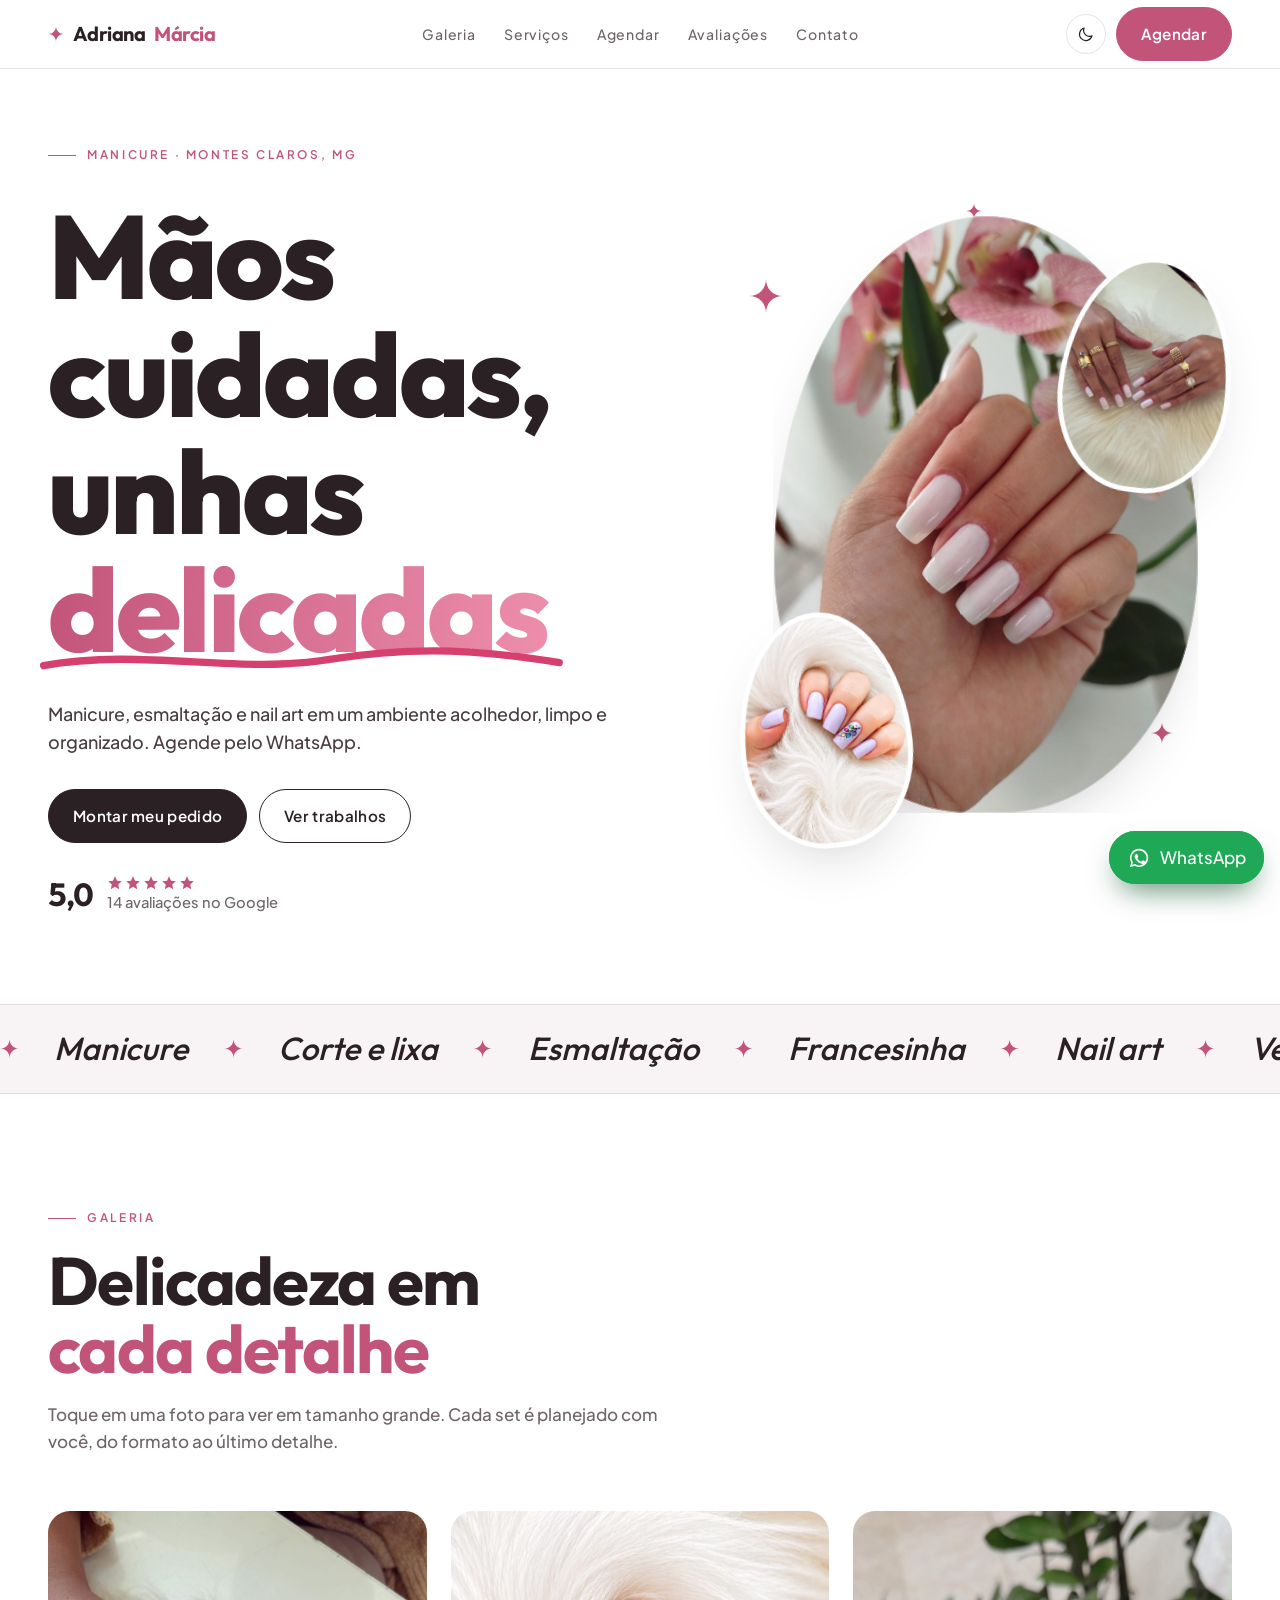
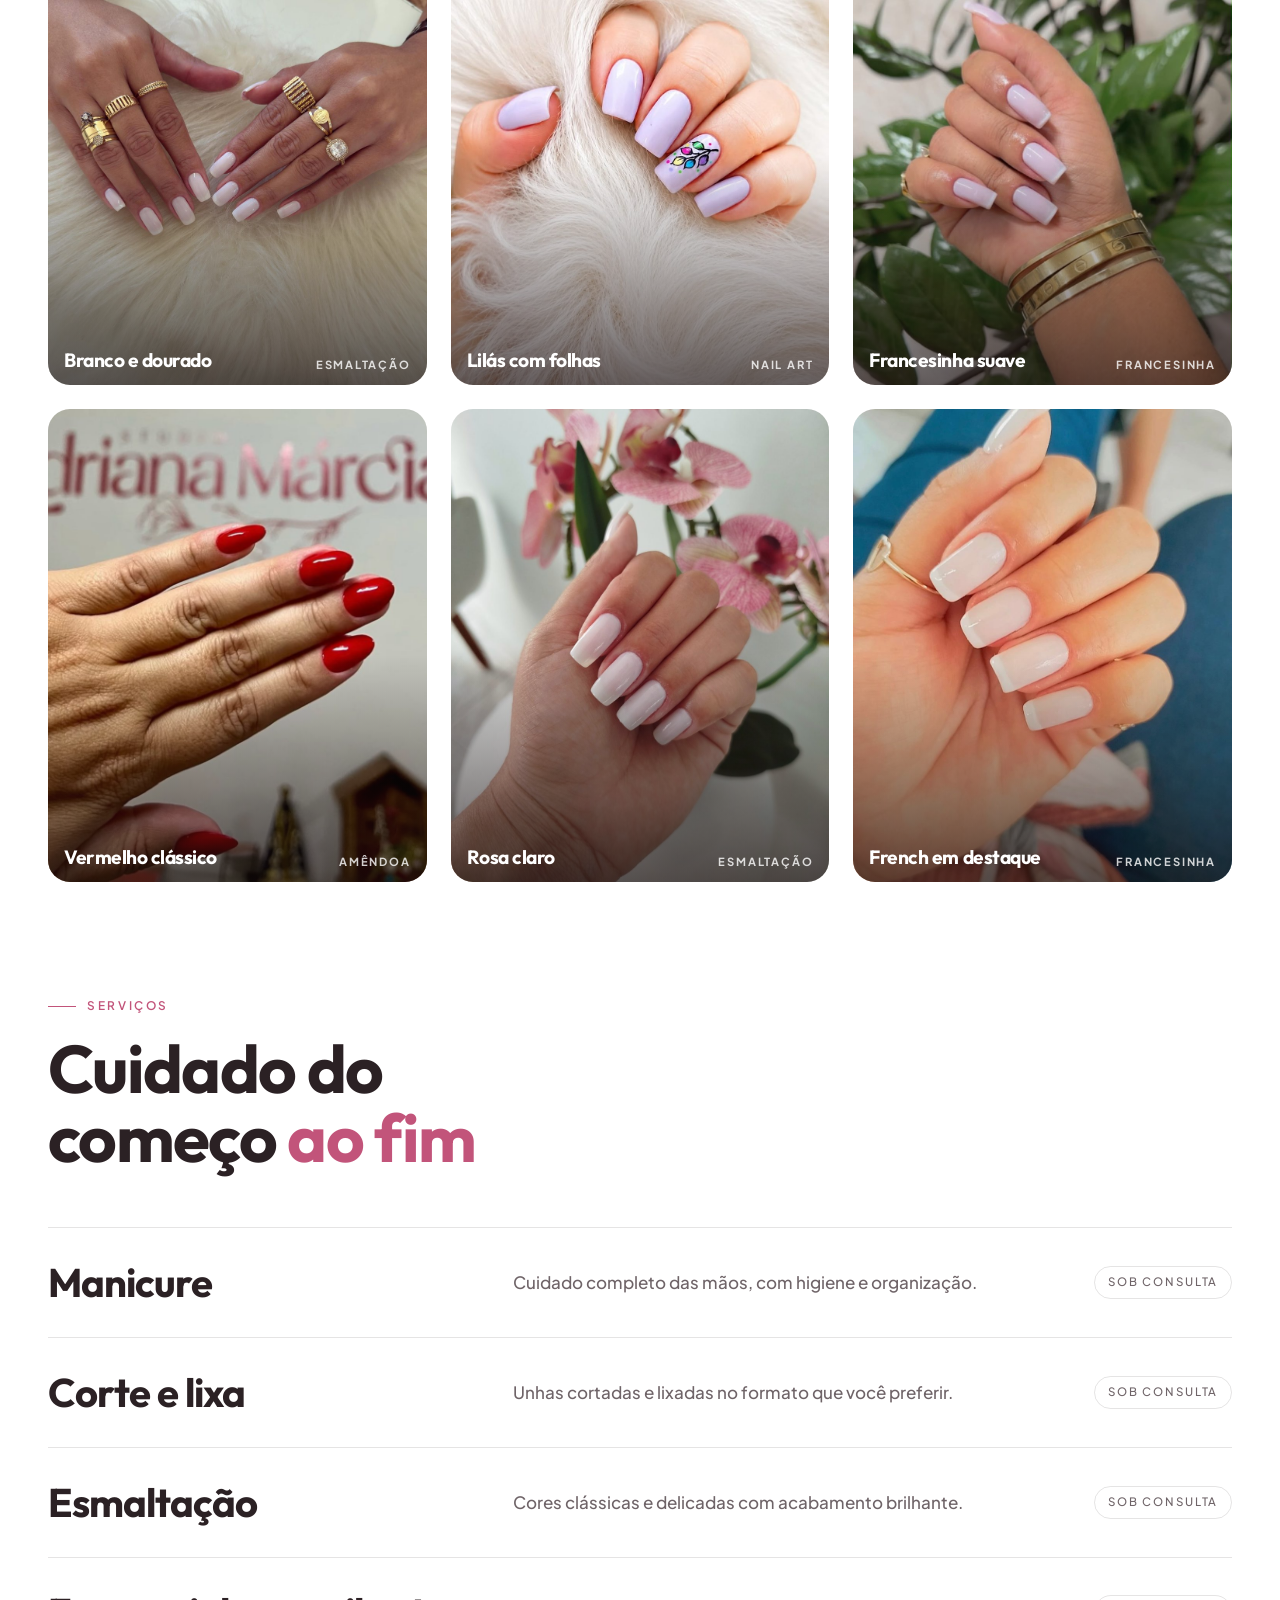
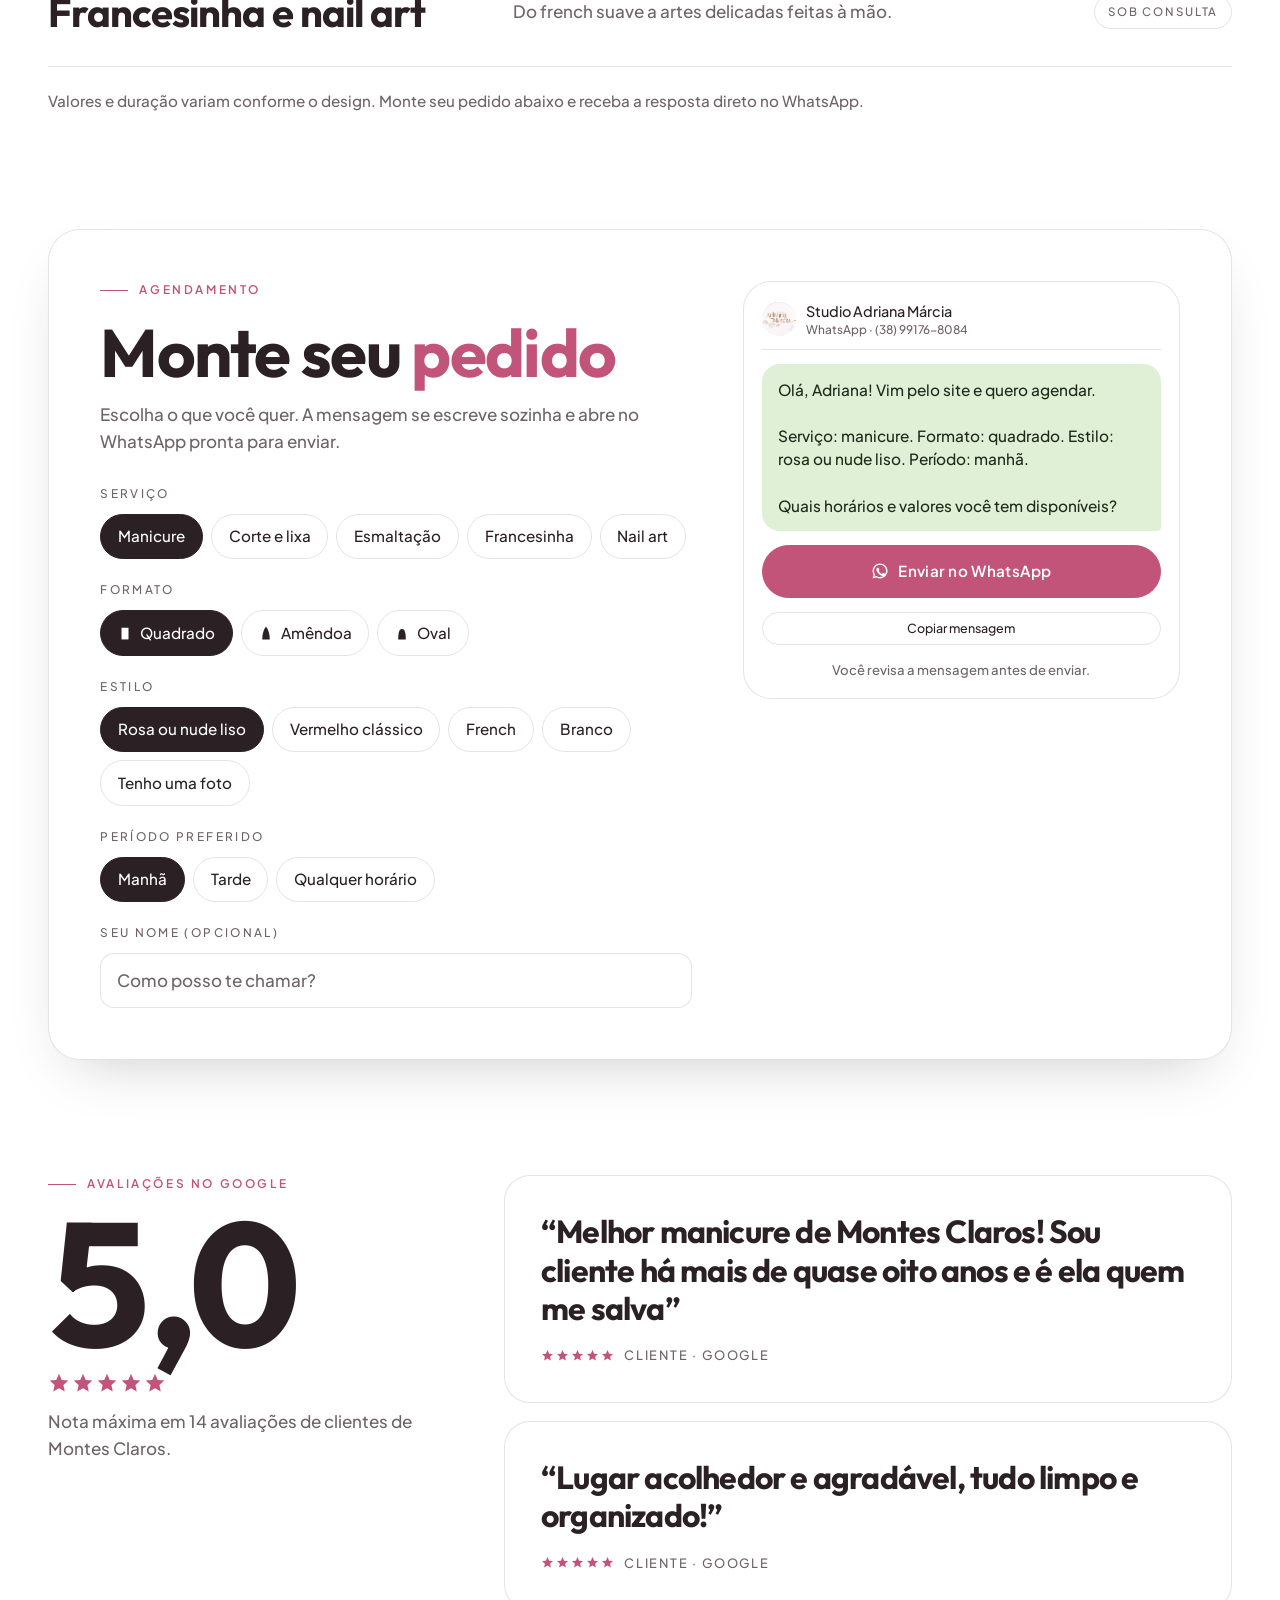
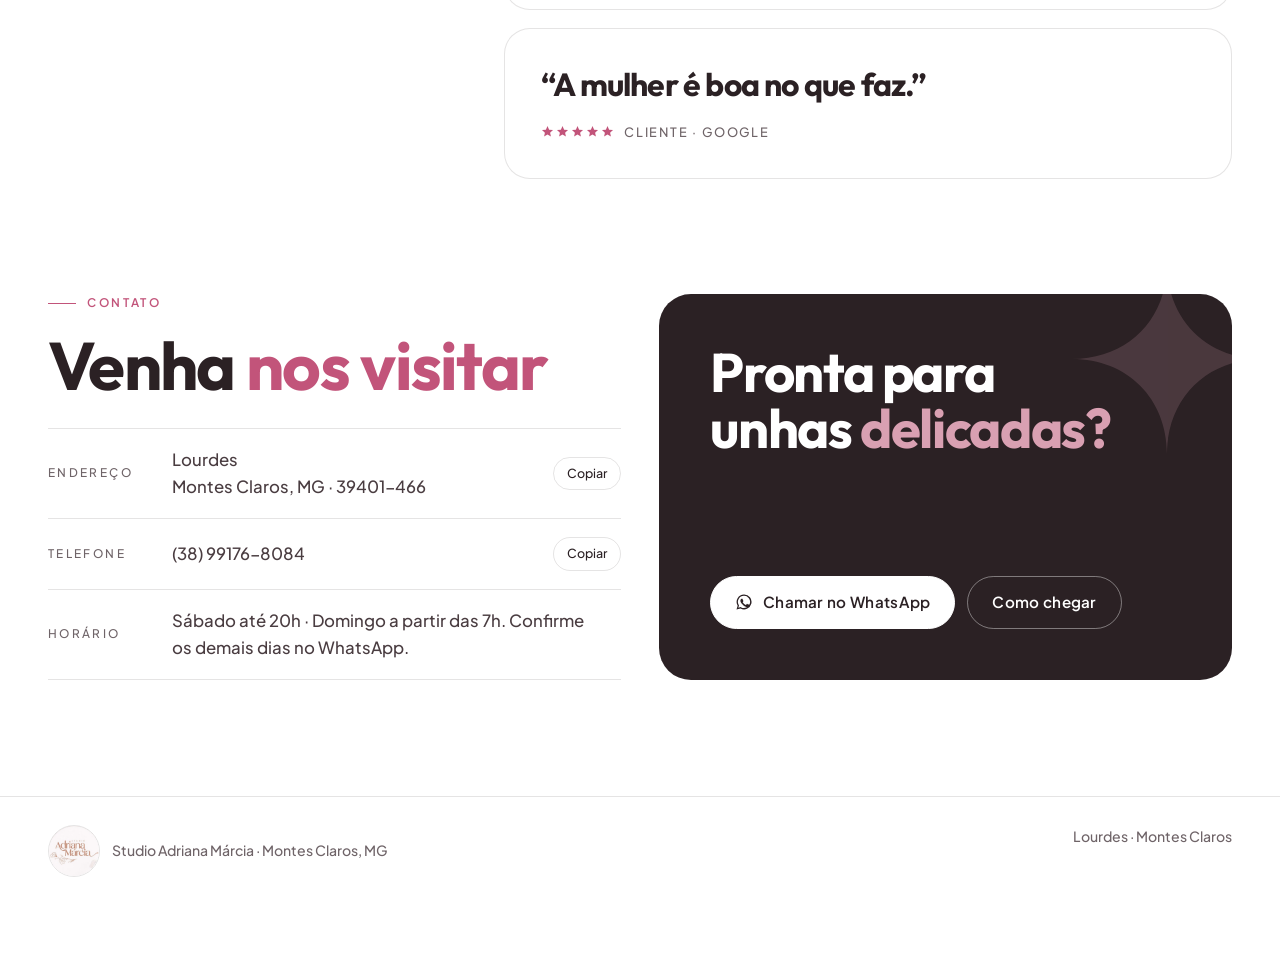
<file: adriana-marcia/index.html>
<!doctype html>
<html lang="pt-BR">
<head>
<meta charset="utf-8">
<meta name="viewport" content="width=device-width,initial-scale=1,viewport-fit=cover">
<meta name="description" content="Studio Adriana Márcia em Lourdes, Montes Claros, MG. Manicure, corte e lixa, esmaltação e nail art. Agende pelo WhatsApp.">
<style>:root{color-scheme:light;padding-top:env(safe-area-inset-top,0px);padding-bottom:env(safe-area-inset-bottom,0px)}body{margin:0;font:14px system-ui,sans-serif}img{max-width:100%}[hidden]{display:none!important}</style>
<title>Studio Adriana Márcia</title>
<link rel="preconnect" href="https://fonts.googleapis.com">
<link rel="preconnect" href="https://fonts.gstatic.com" crossorigin>
<link rel="stylesheet" href="https://fonts.googleapis.com/css2?family=Outfit:wght@400..800&family=Plus+Jakarta+Sans:wght@400..700&display=swap">
<style>
/* Layout concept: vitrine editorial em tons de nude e ouro. Hero tipografico com retrato em formato amendoa (o formato das unhas), faixa em movimento, galeria, montador de pedido que abre o WhatsApp, avaliacoes reais e contato. */
:root{
  --bg:#FFFFFF;
  --bg-2:#F8F4F5;
  --card:#FFFFFF;
  --ink:#2B2124;
  --muted:#6F6468;
  --gold:#C2547A;
  --gold-soft:#D9A0B2;
  --red:#D6406F;
  --line:rgba(43,33,36,.12);--ga:#C2547A;--gb:#EE8FAD;
  --bubble:#DFF0D6;
  --bubble-ink:#1F2A1B;
  --shadow:0 24px 60px -28px rgba(43,33,36,.28);
  --f-display:'Outfit','Helvetica Neue',Arial,sans-serif;
  --f-body:'Plus Jakarta Sans','Helvetica Neue',Arial,sans-serif;
  --gutter:clamp(16px,4vw,48px);
}
@media (prefers-color-scheme:dark){
  :root:not([data-theme="light"]){
    --bg:#FFFFFF;--bg-2:#F8F4F5;--card:#FFFFFF;--ink:#2B2124;--muted:#6F6468;
    --gold:#C2547A;--gold-soft:#D9A0B2;--red:#D6406F;--line:rgba(43,33,36,.12);--ga:#C2547A;--gb:#EE8FAD;
    --bubble:#DFF0D6;--bubble-ink:#1F2A1B;--shadow:0 24px 60px -28px rgba(43,33,36,.28);
    color-scheme:light;
  }
}
:root[data-theme="dark"]{
  --bg:#FFFFFF;--bg-2:#F8F4F5;--card:#FFFFFF;--ink:#2B2124;--muted:#6F6468;
  --gold:#C2547A;--gold-soft:#D9A0B2;--red:#D6406F;--line:rgba(43,33,36,.12);--ga:#C2547A;--gb:#EE8FAD;
  --bubble:#DFF0D6;--bubble-ink:#1F2A1B;--shadow:0 24px 60px -28px rgba(43,33,36,.28);
  color-scheme:light;
}

*{box-sizing:border-box}
html{scroll-behavior:smooth;scroll-padding-top:84px}
body{
  background:var(--bg);color:var(--ink);font-family:var(--f-body);font-size:17px;line-height:1.6;
  padding-inline:var(--gutter);overflow-x:clip;-webkit-font-smoothing:antialiased;
}
img{display:block}
a{color:inherit}
button{font:inherit;color:inherit;cursor:pointer}
:focus-visible{outline:2px solid var(--gold);outline-offset:3px;border-radius:6px}
.wrap{max-width:1200px;margin-inline:auto}
h1,h2,h3{font-family:var(--f-display);font-weight:500;line-height:1.02;margin:0;text-wrap:balance;letter-spacing:-.01em}
p{margin:0;text-wrap:pretty}
.eyebrow{font-size:.74rem;letter-spacing:.22em;text-transform:uppercase;color:var(--gold);font-weight:500;display:flex;align-items:center;gap:.7rem}
.eyebrow::before{content:"";width:28px;height:1px;background:currentColor}
.spark{width:1em;height:1em;fill:currentColor;flex:none}

/* ---------- header ---------- */
.top{
  position:sticky;top:env(safe-area-inset-top,0px);z-index:40;
  margin-inline:calc(var(--gutter) * -1);padding-inline:var(--gutter);
  background:color-mix(in srgb,var(--bg) 84%,transparent);
  -webkit-backdrop-filter:blur(14px);backdrop-filter:blur(14px);
  border-bottom:1px solid var(--line);
}
.top .wrap{display:flex;align-items:center;justify-content:space-between;gap:16px;min-height:68px}
.brand{font-family:var(--f-display);font-size:1.25rem;text-decoration:none;display:flex;align-items:center;gap:.55rem;white-space:nowrap}
.brand i{font-style:italic;color:var(--gold)}
.brand .spark{color:var(--gold);width:.8em;height:.8em}
nav{display:flex;gap:28px}
nav a{text-decoration:none;font-size:.88rem;letter-spacing:.06em;color:var(--muted);transition:color .2s}
nav a:hover{color:var(--ink)}
.actions{display:flex;align-items:center;gap:10px}
.icon-btn{width:40px;height:40px;border-radius:50%;border:1px solid var(--line);background:transparent;display:grid;place-items:center;transition:background .2s,transform .2s}
.icon-btn:hover{background:var(--bg-2);transform:rotate(18deg)}
.icon-btn svg{width:18px;height:18px;fill:none;stroke:currentColor;stroke-width:1.6;stroke-linecap:round;stroke-linejoin:round}
.btn{
  display:inline-flex;align-items:center;justify-content:center;gap:.6rem;
  padding:.85rem 1.5rem;border-radius:999px;border:1px solid var(--ink);
  background:var(--ink);color:var(--bg);text-decoration:none;font-weight:500;font-size:.95rem;letter-spacing:.02em;
  transition:transform .25s,background .25s,color .25s,box-shadow .25s;position:relative;overflow:hidden;
}
.btn:hover{transform:translateY(-2px);box-shadow:0 12px 26px -12px rgba(0,0,0,.5)}
.btn.ghost{background:transparent;color:var(--ink)}
.btn.ghost:hover{background:var(--ink);color:var(--bg)}
.btn.gold{background:var(--gold);border-color:var(--gold);color:#fff}
:root[data-theme="dark"] .btn.gold{color:#fff}
@media (prefers-color-scheme:dark){:root:not([data-theme="light"]) .btn.gold{color:#fff}}
.btn svg{width:18px;height:18px;fill:currentColor}
@media (max-width:760px){nav{display:none}}

/* ---------- hero ---------- */
.hero{
  display:grid;grid-template-columns:1.12fr .88fr;gap:clamp(28px,5vw,80px);align-items:center;
  padding-block:clamp(36px,6vw,84px) clamp(48px,7vw,96px);
}
.hero-copy{display:flex;flex-direction:column;gap:clamp(20px,3vw,32px);min-width:0}
h1{font-size:clamp(3.1rem,9.2vw,8rem);font-weight:400}
h1 em{font-style:italic;color:var(--gold);position:relative;display:inline-block;white-space:nowrap}
h1 em svg{position:absolute;left:-2%;bottom:-.08em;width:104%;height:.3em;overflow:visible;pointer-events:none}
h1 em path{stroke:var(--red);stroke-width:5;fill:none;stroke-linecap:round;stroke-dasharray:420;stroke-dashoffset:420;animation:draw 1.3s .9s cubic-bezier(.6,0,.2,1) forwards}
.lede{max-width:46ch;font-size:1.12rem;color:var(--muted)}
.cta-row{display:flex;flex-wrap:wrap;gap:12px}
.proof{display:flex;align-items:center;gap:14px;flex-wrap:wrap;font-size:.92rem;color:var(--muted)}
.proof b{font-family:var(--f-display);font-size:2rem;font-weight:500;color:var(--ink);line-height:1;font-variant-numeric:tabular-nums}
.stars{display:flex;gap:2px;color:var(--gold)}
.stars svg{width:16px;height:16px;fill:currentColor}

.stage{position:relative;aspect-ratio:4/5.1;width:100%;max-width:500px;justify-self:center;--px:0;--py:0}
.almond{border-radius:50% 50% 46% 46% / 58% 58% 42% 42%;overflow:hidden}
.stage .main{
  position:absolute;inset:0 7% 5% 7%;box-shadow:var(--shadow);background:var(--bg-2);
  transform:translate3d(calc(var(--px) * 8px),calc(var(--py) * 8px),0);
}
.stage .main img{width:100%;height:100%;object-fit:cover;object-position:56% 30%;transform:scale(1.08)}
.stage .main::after{content:"";position:absolute;inset:0;border-radius:inherit;box-shadow:inset 0 0 0 1px rgba(255,255,255,.35)}
.float{
  position:absolute;width:35%;aspect-ratio:3/4.1;border:5px solid var(--bg);box-shadow:var(--shadow);background:var(--bg-2);
  will-change:transform;
}
.float img{width:100%;height:100%;object-fit:cover}
.f1{left:0;bottom:0;transform:translate3d(calc(var(--px) * -18px),calc(var(--p,0) * -46px + var(--py) * -12px),0) rotate(-6deg)}
.f2{right:0;top:7%;transform:translate3d(calc(var(--px) * 18px),calc(var(--p,0) * 34px + var(--py) * 12px),0) rotate(7deg)}
.f1 img{object-position:44% 60%}
.f2 img{object-position:50% 50%}
.twinkle{position:absolute;color:var(--gold);animation:twinkle 3.4s ease-in-out infinite}
.twinkle svg{width:100%;height:100%;fill:currentColor;display:block}
.tw1{width:34px;height:34px;left:2%;top:10%}
.tw2{width:22px;height:22px;right:12%;bottom:16%;animation-delay:1.1s}
.tw3{width:16px;height:16px;left:46%;top:-2%;animation-delay:2s}
@media (max-width:860px){.hero{grid-template-columns:1fr}.stage{max-width:420px}}

/* load-in sequence */
.hero-copy>*{animation:rise .9s cubic-bezier(.2,.7,.2,1) both}
.hero-copy>*:nth-child(1){animation-delay:.05s}
.hero-copy>*:nth-child(2){animation-delay:.18s}
.hero-copy>*:nth-child(3){animation-delay:.34s}
.hero-copy>*:nth-child(4){animation-delay:.46s}
.hero-copy>*:nth-child(5){animation-delay:.58s}
.stage .main{animation:arch 1.3s .15s cubic-bezier(.2,.7,.2,1) both}
.float{animation:pop .9s cubic-bezier(.2,.8,.2,1) both}
.f1{animation-delay:.7s}.f2{animation-delay:.85s}

@keyframes rise{from{opacity:0;transform:translateY(26px)}to{opacity:1;transform:none}}
@keyframes arch{from{opacity:0;clip-path:inset(18% 10% 0 10% round 50%)}to{opacity:1;clip-path:inset(0 0 0 0 round 0)}}
@keyframes pop{from{opacity:0;scale:.7}to{opacity:1;scale:1}}
@keyframes draw{to{stroke-dashoffset:0}}
@keyframes twinkle{0%,100%{opacity:.25;scale:.6;rotate:0deg}50%{opacity:1;scale:1.1;rotate:45deg}}
@keyframes slide{to{transform:translateX(-50%)}}

/* ---------- marquee ---------- */
.band{margin-inline:calc(var(--gutter) * -1);border-block:1px solid var(--line);background:var(--bg-2);overflow:hidden}
.track{display:flex;width:max-content;animation:slide 38s linear infinite}
.band:hover .track{animation-play-state:paused}
.track span{
  display:flex;align-items:center;gap:2.2rem;padding:1.15rem 1.1rem 1.15rem 0;
  font-family:var(--f-display);font-style:italic;font-size:clamp(1.3rem,2.6vw,2rem);white-space:nowrap
}
.track .spark{color:var(--gold);width:.6em;height:.6em}

/* ---------- section scaffolding ---------- */
section{padding-block:clamp(64px,9vw,120px)}
.head{display:flex;flex-direction:column;gap:18px;margin-bottom:clamp(32px,5vw,56px);max-width:760px}
h2{font-size:clamp(2.2rem,5.4vw,4.2rem)}
h2 em{font-style:italic;color:var(--gold)}
.head p{color:var(--muted);max-width:52ch}

/* progressive scroll reveal: always visible at rest, only shifts */
@supports (animation-timeline:view()){
  .reveal{animation:reveal linear backwards;animation-timeline:view();animation-range:entry 0% entry 55%}
}
@keyframes reveal{from{opacity:.35;transform:translateY(40px)}to{opacity:1;transform:none}}

/* ---------- gallery ---------- */
.grid{display:grid;grid-template-columns:repeat(3,minmax(0,1fr));gap:clamp(12px,2vw,24px)}
.tile{
  position:relative;aspect-ratio:4/5;border-radius:22px;overflow:hidden;border:0;padding:0;text-align:left;
  background:var(--bg-2);isolation:isolate;
}
.tile img{width:100%;height:100%;object-fit:cover;transition:transform .9s cubic-bezier(.2,.7,.2,1)}
.tile:hover img{transform:scale(1.07)}
.tile::after{content:"";position:absolute;inset:0;background:linear-gradient(to top,rgba(20,10,10,.72),transparent 48%);z-index:1;opacity:.9;transition:opacity .3s}
.tile figcaption,.tile .cap{
  position:absolute;left:16px;right:16px;bottom:14px;z-index:2;color:#fff;
  display:flex;justify-content:space-between;align-items:flex-end;gap:10px;
  font-family:var(--f-display);font-size:1.2rem;line-height:1.15;
}
.tile .cap small{font-family:var(--f-body);font-size:.7rem;letter-spacing:.16em;text-transform:uppercase;opacity:.8;white-space:nowrap}
.tile.insta{
  background:var(--ink);color:var(--bg);display:flex;flex-direction:column;justify-content:space-between;
  padding:clamp(18px,3vw,32px);text-decoration:none;aspect-ratio:4/5;
}
.tile.insta::after{display:none}
.tile.insta h3{font-size:clamp(1.6rem,3vw,2.3rem);font-weight:400}
.tile.insta h3 em{color:var(--gold-soft)}
.tile.insta .arrow{font-size:2rem;transition:transform .3s;align-self:flex-end}
.tile.insta:hover .arrow{transform:translate(6px,-6px)}
.tile.insta .spark{width:34px;height:34px;color:var(--gold-soft);animation:twinkle 3.4s ease-in-out infinite}
@media (max-width:760px){.grid{grid-template-columns:repeat(2,minmax(0,1fr))}.tile .cap small{display:none}.tile figcaption,.tile .cap{font-size:1rem}}

/* lightbox */
.lb[hidden]{display:none!important}
.lb{position:fixed;inset:0;z-index:80;background:rgba(14,8,8,.9);display:grid;place-items:center;padding:calc(env(safe-area-inset-top,0px) + 20px) 16px calc(env(safe-area-inset-bottom,0px) + 20px)}
.lb-inner{display:flex;flex-direction:column;align-items:center;gap:14px;max-width:min(92vw,720px);max-height:100%;animation:pop .35s ease both}
.lb img{max-width:100%;max-height:calc(100dvh - 190px);border-radius:18px;object-fit:contain}
.lb p{color:#fff;font-family:var(--f-display);font-size:1.3rem;text-align:center}
.lb .ctrl{display:flex;gap:10px}
.lb button{width:46px;height:46px;border-radius:50%;border:1px solid rgba(255,255,255,.35);background:rgba(255,255,255,.08);color:#fff;font-size:1.2rem}
.lb button:hover{background:rgba(255,255,255,.2)}

/* ---------- services ---------- */
.svc{display:flex;flex-direction:column;border-top:1px solid var(--line)}
.row{
  display:grid;grid-template-columns:minmax(0,1.1fr) minmax(0,1.4fr) auto;gap:clamp(12px,3vw,40px);align-items:center;
  padding:clamp(22px,3vw,34px) 0;border-bottom:1px solid var(--line);position:relative;isolation:isolate;
}
.row::before{content:"";position:absolute;inset:0 calc(var(--gutter) * -1);background:var(--bg-2);z-index:-1;transform:scaleY(0);transform-origin:bottom;transition:transform .45s cubic-bezier(.2,.7,.2,1)}
.row:hover::before{transform:scaleY(1)}
.row h3{font-size:clamp(1.6rem,3.2vw,2.5rem);font-weight:400;transition:transform .4s,color .3s}
.row:hover h3{transform:translateX(10px);color:var(--gold)}
.row p{color:var(--muted);max-width:46ch}
.tag{font-size:.72rem;letter-spacing:.16em;text-transform:uppercase;border:1px solid var(--line);border-radius:999px;padding:.4rem .8rem;white-space:nowrap;color:var(--muted)}
.note{margin-top:22px;color:var(--muted);font-size:.95rem}
@media (max-width:760px){.row{grid-template-columns:1fr}.tag{justify-self:start}}

/* ---------- builder ---------- */
.build{
  display:grid;grid-template-columns:minmax(0,1.15fr) minmax(0,.85fr);gap:clamp(24px,4vw,64px);align-items:start;
  background:var(--card);border:1px solid var(--line);border-radius:32px;padding:clamp(20px,4vw,52px);box-shadow:var(--shadow);
}
.build h2{margin-bottom:10px}
.field{border:0;padding:0;margin:0 0 22px;min-width:0}
.field legend,.field label.l{font-size:.74rem;letter-spacing:.2em;text-transform:uppercase;color:var(--muted);margin-bottom:10px;padding:0;display:block}
.chips{display:flex;flex-wrap:wrap;gap:8px}
.chip{position:relative}
.chip input{position:absolute;opacity:0;inset:0;width:100%;height:100%;margin:0;cursor:pointer}
.chip span{
  display:flex;align-items:center;gap:8px;padding:.6rem 1.05rem;border-radius:999px;border:1px solid var(--line);
  font-size:.95rem;transition:all .2s;background:transparent;
}
.chip input:hover+span{border-color:var(--gold)}
.chip input:checked+span{background:var(--ink);color:var(--bg);border-color:var(--ink)}
.chip input:focus-visible+span{outline:2px solid var(--gold);outline-offset:3px}
.chip svg{width:14px;height:20px;fill:currentColor;flex:none}
.text{width:100%;padding:.8rem 1rem;border-radius:14px;border:1px solid var(--line);background:var(--bg);color:var(--ink);font:inherit}
.text::placeholder{color:var(--muted)}
.phone{
  background:var(--bg);border:1px solid var(--line);border-radius:28px;padding:18px;display:flex;flex-direction:column;gap:14px;min-width:0;
  position:sticky;top:96px;
}
.phone .bar{display:flex;align-items:center;gap:10px;font-size:.9rem;padding-bottom:12px;border-bottom:1px solid var(--line)}
.phone .av{width:34px;height:34px;border-radius:50%;background:var(--gold);color:#fff;display:grid;place-items:center;font-family:var(--f-display);font-size:1rem;flex:none}
.phone .bar small{display:block;color:var(--muted);font-size:.74rem;line-height:1.2}
.bubble{
  background:var(--bubble);color:var(--bubble-ink);padding:14px 16px;border-radius:18px 18px 4px 18px;
  font-size:.96rem;line-height:1.5;align-self:flex-end;max-width:100%;overflow-wrap:anywhere;transition:opacity .2s
}
.bubble.swap{opacity:.4}
.phone .btn{width:100%}
.mini{font-size:.82rem;color:var(--muted);text-align:center}
@media (max-width:900px){.build{grid-template-columns:1fr}.phone{position:static}}

/* ---------- reviews ---------- */
.rev{display:grid;grid-template-columns:minmax(0,.7fr) minmax(0,1.3fr);gap:clamp(28px,5vw,80px);align-items:start}
.score{display:flex;flex-direction:column;gap:14px;position:sticky;top:100px}
.score b{font-family:var(--f-display);font-weight:400;font-size:clamp(6rem,15vw,11rem);line-height:.85;font-variant-numeric:tabular-nums}
.score .stars svg{width:22px;height:22px}
.score p{color:var(--muted)}
.quotes{display:flex;flex-direction:column;gap:18px}
.q{background:var(--card);border:1px solid var(--line);border-radius:26px;padding:clamp(22px,3vw,36px);display:flex;flex-direction:column;gap:18px;transition:transform .35s}
.q:nth-child(2){margin-left:clamp(0px,5vw,64px)}
.q:hover{transform:translateY(-4px) rotate(-.4deg)}
.q blockquote{margin:0;font-family:var(--f-display);font-size:clamp(1.35rem,2.6vw,2rem);line-height:1.2;font-style:italic}
.q cite{font-style:normal;font-size:.8rem;letter-spacing:.14em;text-transform:uppercase;color:var(--muted);display:flex;align-items:center;gap:10px}
.q cite .stars svg{width:13px;height:13px}
@media (max-width:860px){.rev{grid-template-columns:1fr}.score{position:static}.q:nth-child(2){margin-left:0}}

/* ---------- contact ---------- */
.contact{display:grid;grid-template-columns:minmax(0,1fr) minmax(0,1fr);gap:clamp(20px,3vw,40px)}
.info{display:flex;flex-direction:column;gap:0;border-top:1px solid var(--line)}
.info div{display:grid;grid-template-columns:110px minmax(0,1fr) auto;gap:14px;align-items:center;padding:18px 0;border-bottom:1px solid var(--line)}
.info dt{font-size:.74rem;letter-spacing:.2em;text-transform:uppercase;color:var(--muted)}
.info dd{margin:0;font-size:1.05rem;overflow-wrap:anywhere}
.copy{border:1px solid var(--line);background:transparent;border-radius:999px;padding:.35rem .8rem;font-size:.78rem;transition:background .2s}
.copy:hover{background:var(--bg-2)}
.big{
  background:var(--ink);color:var(--bg);border-radius:32px;padding:clamp(26px,4vw,52px);display:flex;flex-direction:column;justify-content:space-between;gap:28px;min-width:0;position:relative;overflow:hidden;
}
.big h2{font-size:clamp(2rem,4.4vw,3.4rem)}
.big h2 em{color:var(--gold-soft)}
.big .cta-row .btn.ghost{color:var(--bg);border-color:rgba(255,255,255,.4)}
.big .cta-row .btn.ghost:hover{background:var(--bg);color:var(--ink)}
.big .btn.light{background:var(--bg);color:var(--ink);border-color:var(--bg)}
.big .spark.bg{position:absolute;right:-30px;top:-30px;width:190px;height:190px;color:var(--gold-soft);opacity:.18;animation:spin 24s linear infinite}
@keyframes spin{to{rotate:360deg}}
@media (max-width:860px){.contact{grid-template-columns:1fr}.info div{grid-template-columns:90px minmax(0,1fr) auto}}

footer{border-top:1px solid var(--line);margin-inline:calc(var(--gutter) * -1);padding:28px var(--gutter) 96px;color:var(--muted);font-size:.88rem}
footer .wrap{display:flex;justify-content:space-between;flex-wrap:wrap;gap:10px}

h1 em{color:transparent;background:linear-gradient(95deg,var(--ga),var(--gb));-webkit-background-clip:text;background-clip:text;padding-right:.06em}
.info dd a{text-decoration:underline;text-decoration-color:var(--gold-soft);text-underline-offset:4px}
.q .btn{align-self:flex-start}
.phone .av{overflow:hidden;background:var(--bg-2)}
.phone .av img{width:100%;height:100%;object-fit:cover}
.flogo{width:52px;height:52px;border-radius:50%;object-fit:cover;border:1px solid var(--line)}
.tile.learn{background:var(--bg-2);color:var(--ink);border:1px solid var(--line);display:flex;flex-direction:column;justify-content:space-between;padding:clamp(18px,3vw,32px);text-decoration:none;aspect-ratio:4/5}
.tile.learn::after{display:none}
.tile.learn h3{font-size:clamp(1.5rem,2.8vw,2.2rem);font-weight:400}
.tile.learn h3 em{color:var(--gold)}
.tile.learn .arrow{font-size:2rem;transition:transform .3s;align-self:flex-end}
.tile.learn:hover .arrow{transform:translate(6px,-6px)}
.tile.learn .spark{width:34px;height:34px;color:var(--gold);animation:twinkle 3.4s ease-in-out infinite}
/* floating whatsapp */
.fab{
  position:fixed;right:max(16px,env(safe-area-inset-right,0px));bottom:calc(16px + env(safe-area-inset-bottom,0px));z-index:50;
  display:flex;align-items:center;gap:10px;padding:.8rem 1.15rem;border-radius:999px;background:#1FA855;color:#fff;text-decoration:none;font-weight:500;
  box-shadow:0 14px 30px -10px rgba(10,80,40,.7);transition:transform .25s;
}
.fab:hover{transform:translateY(-3px) scale(1.03)}
.fab svg{width:22px;height:22px;fill:currentColor}
.fab::before{content:"";position:absolute;inset:0;border-radius:inherit;border:2px solid #1FA855;animation:ping 2.6s ease-out infinite}
@keyframes ping{0%{opacity:.8;scale:1}100%{opacity:0;scale:1.35}}
@media (max-width:520px){.fab span{display:none}.fab{padding:.9rem}}

@media (prefers-reduced-motion:reduce){
  *,*::before,*::after{animation-duration:.01ms!important;animation-iteration-count:1!important;animation-delay:0s!important;transition-duration:.01ms!important;scroll-behavior:auto!important}
  .track{animation:none}
  h1 em path{stroke-dashoffset:0}
}

body{font-weight:500;color:var(--ink)}
h1,h2,h3,.brand,.proof b,.score b,.row h3,.tile .cap,.q blockquote,.marquee span,.tile.insta h3,.tile.learn h3{font-weight:700!important;font-style:normal!important;letter-spacing:-.025em}
h1{font-weight:800!important;line-height:1}
h1 em,h2 em,.brand i,.marquee em,.q blockquote{font-style:normal!important}
.eyebrow,.btn,.nav a{font-weight:600}
p,dd,.lede{color:#4a3d41}
</style>

</head>
<body>
<svg width="0" height="0" style="position:absolute" aria-hidden="true">
  <symbol id="sp" viewBox="0 0 24 24"><path d="M12 0C12 7 17 12 24 12C17 12 12 17 12 24C12 17 7 12 0 12C7 12 12 7 12 0Z"/></symbol>
  <symbol id="st" viewBox="0 0 24 24"><path d="M12 2l3 6.6 7.2.8-5.4 4.9 1.5 7.1L12 17.6 5.7 21.4l1.5-7.1L1.8 9.4l7.2-.8z"/></symbol>
  <symbol id="wa" viewBox="0 0 24 24"><path d="M12.04 2a9.9 9.9 0 0 0-8.5 14.9L2 22l5.25-1.5A9.9 9.9 0 1 0 12.04 2zm0 1.8a8.1 8.1 0 1 1-4.2 15.04l-.3-.18-3.1.9.92-3-.2-.32A8.1 8.1 0 0 1 12.04 3.8zm-3.1 3.9c-.2 0-.5.07-.75.35-.26.28-1 1-1 2.4s1.03 2.8 1.17 3c.15.2 2 3.2 4.95 4.4 2.45.97 2.95.78 3.48.73.53-.05 1.7-.7 1.95-1.37.24-.68.24-1.26.17-1.38-.07-.12-.26-.2-.55-.34-.3-.15-1.7-.84-1.97-.94-.26-.1-.46-.15-.65.15-.2.3-.74.94-.9 1.13-.17.2-.34.22-.63.07-.3-.15-1.22-.45-2.32-1.43-.86-.76-1.44-1.7-1.6-2-.18-.3-.02-.45.13-.6.13-.13.3-.34.43-.5.15-.17.2-.3.3-.5.1-.2.05-.37-.03-.52-.07-.15-.65-1.6-.9-2.18-.23-.56-.47-.48-.65-.49z"/></symbol>
</svg>

<header class="top">
  <div class="wrap">
    <a class="brand" href="#topo" aria-label="Studio Adriana Márcia"><svg class="spark"><use href="#sp"/></svg>Adriana <i>Márcia</i></a>
    <nav aria-label="Seções">
      <a href="#galeria">Galeria</a>
      <a href="#servicos">Serviços</a>
      <a href="#agendar">Agendar</a>
      <a href="#avaliacoes">Avaliações</a>
      <a href="#contato">Contato</a>
    </nav>
    <div class="actions">
      <button class="icon-btn" id="theme" aria-label="Alternar tema claro e escuro" type="button">
        <svg viewBox="0 0 24 24"><path d="M20 14.5A8 8 0 0 1 9.5 4 8.5 8.5 0 1 0 20 14.5z"/></svg>
      </button>
      <a class="btn gold" href="#agendar">Agendar</a>
    </div>
  </div>
</header>

<main id="topo">
  <div class="wrap hero">
    <div class="hero-copy">
      <div class="eyebrow">Manicure · Montes Claros, MG</div>
      <h1>Mãos cuidadas, unhas <em>delicadas<svg viewBox="0 0 400 24" preserveAspectRatio="none" aria-hidden="true"><path d="M4 16C80 4 150 22 220 12S340 6 396 14"/></svg></em></h1>
      <p class="lede">Manicure, esmaltação e nail art em um ambiente acolhedor, limpo e organizado. Agende pelo WhatsApp.</p>
      <div class="cta-row">
        <a class="btn" href="#agendar">Montar meu pedido</a>
        <a class="btn ghost" href="#galeria">Ver trabalhos</a>
      </div>
      <div class="proof">
        <b id="count" data-to="5.0">5,0</b>
        <div>
          <div class="stars" aria-label="5 estrelas"><svg><use href="#st"/></svg><svg><use href="#st"/></svg><svg><use href="#st"/></svg><svg><use href="#st"/></svg><svg><use href="#st"/></svg></div>
          14 avaliações no Google
        </div>
      </div>
    </div>

    <div class="stage" id="stage">
      <div class="twinkle tw1"><svg><use href="#sp"/></svg></div>
      <div class="twinkle tw2"><svg><use href="#sp"/></svg></div>
      <div class="twinkle tw3"><svg><use href="#sp"/></svg></div>
      <div class="main almond"><img src="img/rosa-claro.jpg" alt="Unhas em rosa claro entre orquídeas" style="object-position:50% 55%;transform:scale(1.05)" fetchpriority="high"></div>
      <div class="float f1 almond"><img src="img/lilas-folhas.jpg" alt="Unhas lilás com arte de folhas coloridas" style="object-position:50% 55%"></div>
      <div class="float f2 almond"><img src="img/branco-dourado.jpg" alt="Unhas brancas com anéis dourados" style="object-position:50% 55%"></div>
    </div>
  </div>

  <div class="band" aria-hidden="true">
    <div class="track"><span><svg class="spark"><use href="#sp"/></svg>Manicure<svg class="spark"><use href="#sp"/></svg>Corte e lixa<svg class="spark"><use href="#sp"/></svg>Esmaltação<svg class="spark"><use href="#sp"/></svg>Francesinha<svg class="spark"><use href="#sp"/></svg>Nail art<svg class="spark"><use href="#sp"/></svg>Vermelho clássico</span><span><svg class="spark"><use href="#sp"/></svg>Manicure<svg class="spark"><use href="#sp"/></svg>Corte e lixa<svg class="spark"><use href="#sp"/></svg>Esmaltação<svg class="spark"><use href="#sp"/></svg>Francesinha<svg class="spark"><use href="#sp"/></svg>Nail art<svg class="spark"><use href="#sp"/></svg>Vermelho clássico</span></div>
  </div>

  <section id="galeria">
    <div class="wrap">
      <div class="head reveal">
        <div class="eyebrow">Galeria</div>
        <h2>Delicadeza em <em>cada detalhe</em></h2>
        <p>Toque em uma foto para ver em tamanho grande. Cada set é planejado com você, do formato ao último detalhe.</p>
      </div>
      <div class="grid" id="grid">
        <button class="tile reveal" type="button" data-cap="Branco clássico com toque dourado">
          <img src="img/branco-dourado.jpg" alt="Unhas brancas com anéis dourados" style="object-position:50% 55%" loading="lazy">
          <span class="cap"><span>Branco e dourado</span><small>Esmaltação</small></span>
        </button>
        <button class="tile reveal" type="button" data-cap="Lilás com arte de folhas coloridas">
          <img src="img/lilas-folhas.jpg" alt="Unhas lilás com folhas coloridas" style="object-position:50% 55%" loading="lazy">
          <span class="cap"><span>Lilás com folhas</span><small>Nail art</small></span>
        </button>
        <button class="tile reveal" type="button" data-cap="French delicado e elegante">
          <img src="img/french-suave.jpg" alt="Francesinha suave sobre folhagem" style="object-position:50% 55%" loading="lazy">
          <span class="cap"><span>Francesinha suave</span><small>Francesinha</small></span>
        </button>
        <button class="tile reveal" type="button" data-cap="Vermelho intenso em formato amêndoa">
          <img src="img/vermelho-studio.jpg" alt="Unhas vermelhas amêndoa no studio" style="object-position:50% 55%" loading="lazy">
          <span class="cap"><span>Vermelho clássico</span><small>Amêndoa</small></span>
        </button>
        <button class="tile reveal" type="button" data-cap="Rosa claro com acabamento brilhante">
          <img src="img/rosa-claro.jpg" alt="Unhas rosa claro com orquídeas" style="object-position:50% 55%" loading="lazy">
          <span class="cap"><span>Rosa claro</span><small>Esmaltação</small></span>
        </button>
        <button class="tile reveal" type="button" data-cap="Francesinha com acabamento impecável">
          <img src="img/french-azul.jpg" alt="Francesinha sobre fundo azul" style="object-position:50% 55%" loading="lazy">
          <span class="cap"><span>French em destaque</span><small>Francesinha</small></span>
        </button>
      </div>
    </div>
  </section>

  <section id="servicos" style="padding-top:0">
    <div class="wrap">
      <div class="head reveal">
        <div class="eyebrow">Serviços</div>
        <h2>Cuidado do começo <em>ao fim</em></h2>
      </div>
      <div class="svc">
        <div class="row reveal">
          <h3>Manicure</h3>
          <p>Cuidado completo das mãos, com higiene e organização.</p>
          <span class="tag">Sob consulta</span>
        </div>
        <div class="row reveal">
          <h3>Corte e lixa</h3>
          <p>Unhas cortadas e lixadas no formato que você preferir.</p>
          <span class="tag">Sob consulta</span>
        </div>
        <div class="row reveal">
          <h3>Esmaltação</h3>
          <p>Cores clássicas e delicadas com acabamento brilhante.</p>
          <span class="tag">Sob consulta</span>
        </div>
        <div class="row reveal">
          <h3>Francesinha e nail art</h3>
          <p>Do french suave a artes delicadas feitas à mão.</p>
          <span class="tag">Sob consulta</span>
        </div>
      </div>
      <p class="note">Valores e duração variam conforme o design. Monte seu pedido abaixo e receba a resposta direto no WhatsApp.</p>
    </div>
  </section>

  <section id="agendar" style="padding-top:0">
    <div class="wrap">
      <form class="build reveal" id="form" autocomplete="off">
        <div>
          <div class="eyebrow" style="margin-bottom:18px">Agendamento</div>
          <h2>Monte seu <em>pedido</em></h2>
          <p style="color:var(--muted);margin:14px 0 30px;max-width:46ch">Escolha o que você quer. A mensagem se escreve sozinha e abre no WhatsApp pronta para enviar.</p>

          <fieldset class="field">
            <legend>Serviço</legend>
            <div class="chips">
              <label class="chip"><input type="radio" name="svc" value="manicure" checked><span>Manicure</span></label>
              <label class="chip"><input type="radio" name="svc" value="corte e lixa"><span>Corte e lixa</span></label>
              <label class="chip"><input type="radio" name="svc" value="esmaltação"><span>Esmaltação</span></label>
              <label class="chip"><input type="radio" name="svc" value="francesinha"><span>Francesinha</span></label>
              <label class="chip"><input type="radio" name="svc" value="nail art"><span>Nail art</span></label>
            </div>
          </fieldset>

          <fieldset class="field">
            <legend>Formato</legend>
            <div class="chips">
              <label class="chip"><input type="radio" name="shape" value="quadrado" checked><span><svg viewBox="0 0 24 24"><path d="M6 3h12v20H6z"/></svg>Quadrado</span></label>
              <label class="chip"><input type="radio" name="shape" value="amêndoa"><span><svg viewBox="0 0 24 24"><path d="M12 1C16 6 18.5 14 18.5 23h-13C5.5 14 8 6 12 1z"/></svg>Amêndoa</span></label>
              <label class="chip"><input type="radio" name="shape" value="oval"><span><svg viewBox="0 0 24 24"><path d="M12 5c4.4 0 6.5 5 6.5 18h-13C5.5 10 7.6 5 12 5z"/></svg>Oval</span></label>
            </div>
          </fieldset>

          <fieldset class="field">
            <legend>Estilo</legend>
            <div class="chips">
              <label class="chip"><input type="radio" name="style" value="rosa ou nude liso" checked><span>Rosa ou nude liso</span></label>
              <label class="chip"><input type="radio" name="style" value="vermelho clássico"><span>Vermelho clássico</span></label>
              <label class="chip"><input type="radio" name="style" value="french"><span>French</span></label>
              <label class="chip"><input type="radio" name="style" value="branco"><span>Branco</span></label>
              <label class="chip"><input type="radio" name="style" value="uma referência que vou enviar"><span>Tenho uma foto</span></label>
            </div>
          </fieldset>

          <fieldset class="field">
            <legend>Período preferido</legend>
            <div class="chips">
              <label class="chip"><input type="radio" name="when" value="manhã" checked><span>Manhã</span></label>
              <label class="chip"><input type="radio" name="when" value="tarde"><span>Tarde</span></label>
              <label class="chip"><input type="radio" name="when" value="qualquer horário"><span>Qualquer horário</span></label>
            </div>
          </fieldset>

          <div class="field" style="margin-bottom:0">
            <label class="l" for="nome">Seu nome (opcional)</label>
            <input class="text" id="nome" name="nome" type="text" placeholder="Como posso te chamar?" maxlength="40">
          </div>
        </div>

        <aside class="phone" aria-live="polite">
          <div class="bar"><div class="av"><img src="img/logo.jpg" alt=""></div><div>Studio Adriana Márcia<small>WhatsApp · (38) 99176-8084</small></div></div>
          <div class="bubble" id="bubble"></div>
          <a class="btn gold" id="send" href="#" target="_blank" rel="noopener"><svg><use href="#wa"/></svg>Enviar no WhatsApp</a>
          <button class="copy" type="button" id="copymsg">Copiar mensagem</button>
          <p class="mini">Você revisa a mensagem antes de enviar.</p>
        </aside>
      </form>
    </div>
  </section>

  <section id="avaliacoes" style="padding-top:0">
    <div class="wrap rev">
      <div class="score reveal">
        <div class="eyebrow">Avaliações no Google</div>
        <b>5,0</b>
        <div class="stars" aria-label="5 estrelas"><svg><use href="#st"/></svg><svg><use href="#st"/></svg><svg><use href="#st"/></svg><svg><use href="#st"/></svg><svg><use href="#st"/></svg></div>
        <p>Nota máxima em 14 avaliações de clientes de Montes Claros.</p>
      </div>
      <div class="quotes">
        <figure class="q reveal" style="margin:0">
          <blockquote>“Melhor manicure de Montes Claros! Sou cliente há mais de quase oito anos e é ela quem me salva”</blockquote>
          <cite><span class="stars"><svg><use href="#st"/></svg><svg><use href="#st"/></svg><svg><use href="#st"/></svg><svg><use href="#st"/></svg><svg><use href="#st"/></svg></span>Cliente · Google</cite>
        </figure>
        <figure class="q reveal" style="margin:0">
          <blockquote>“Lugar acolhedor e agradável, tudo limpo e organizado!”</blockquote>
          <cite><span class="stars"><svg><use href="#st"/></svg><svg><use href="#st"/></svg><svg><use href="#st"/></svg><svg><use href="#st"/></svg><svg><use href="#st"/></svg></span>Cliente · Google</cite>
        </figure>
        <figure class="q reveal" style="margin:0">
          <blockquote>“A mulher é boa no que faz.”</blockquote>
          <cite><span class="stars"><svg><use href="#st"/></svg><svg><use href="#st"/></svg><svg><use href="#st"/></svg><svg><use href="#st"/></svg><svg><use href="#st"/></svg></span>Cliente · Google</cite>
        </figure>
      </div>
    </div>
  </section>

  <section id="contato" style="padding-top:0">
    <div class="wrap contact">
      <div class="reveal">
        <div class="head" style="margin-bottom:28px">
          <div class="eyebrow">Contato</div>
          <h2>Venha <em>nos visitar</em></h2>
        </div>
        <dl class="info" style="margin:0">
          <div><dt>Endereço</dt><dd id="addr">Lourdes<br>Montes Claros, MG · 39401-466</dd><button class="copy" type="button" data-copy="Lourdes, Montes Claros - MG, 39401-466">Copiar</button></div>
          <div><dt>Telefone</dt><dd>(38) 99176-8084</dd><button class="copy" type="button" data-copy="(38) 99176-8084">Copiar</button></div>
          <div><dt>Horário</dt><dd>Sábado até 20h · Domingo a partir das 7h. Confirme os demais dias no WhatsApp.</dd><span></span></div>
          
        </dl>
      </div>
      <div class="big reveal">
        <svg class="spark bg" aria-hidden="true"><use href="#sp"/></svg>
        <h2>Pronta para unhas <em>delicadas?</em></h2>
        <div class="cta-row">
          <a class="btn light" id="wa2" href="https://wa.me/5538991768084" target="_blank" rel="noopener"><svg><use href="#wa"/></svg>Chamar no WhatsApp</a>
          <a class="btn ghost" href="https://www.google.com/maps/search/?api=1&query=Studio+Adriana+M%C3%A1rcia+Lourdes+Montes+Claros" target="_blank" rel="noopener">Como chegar</a>
        </div>
      </div>
    </div>
  </section>
</main>

<footer>
  <div class="wrap"><span style="display:flex;align-items:center;gap:12px"><img class="flogo" src="img/logo.jpg" alt="Logo Studio Adriana Márcia">Studio Adriana Márcia · Montes Claros, MG</span><span>Lourdes · Montes Claros</span></div>
</footer>

<a class="fab" href="https://wa.me/5538991768084" target="_blank" rel="noopener" aria-label="Chamar no WhatsApp"><svg><use href="#wa"/></svg><span>WhatsApp</span></a>

<div class="lb" id="lb" role="dialog" aria-modal="true" aria-label="Foto ampliada" hidden>
  <div class="lb-inner">
    <img id="lbimg" alt="">
    <p id="lbcap"></p>
    <div class="ctrl">
      <button type="button" id="lbprev" aria-label="Foto anterior">←</button>
      <button type="button" id="lbclose" aria-label="Fechar">✕</button>
      <button type="button" id="lbnext" aria-label="Próxima foto">→</button>
    </div>
  </div>
</div>

<script>
(function(){
  var root=document.documentElement;
  var reduce=window.matchMedia('(prefers-reduced-motion: reduce)').matches;

  /* theme toggle */
  try{var saved=localStorage.getItem('am-theme');if(saved)root.setAttribute('data-theme',saved);}catch(e){}
  document.getElementById('theme').addEventListener('click',function(){
    var dark=root.getAttribute('data-theme')==='dark'||(!root.getAttribute('data-theme')&&window.matchMedia('(prefers-color-scheme: dark)').matches);
    var next=dark?'light':'dark';
    root.setAttribute('data-theme',next);
    try{localStorage.setItem('am-theme',next);}catch(e){}
  });

  /* hero parallax + pointer tilt */
  var stage=document.getElementById('stage');
  if(stage&&!reduce){
    var ticking=false;
    function onScroll(){
      if(ticking)return;ticking=true;
      requestAnimationFrame(function(){
        var r=stage.getBoundingClientRect();
        var p=Math.max(-1,Math.min(1,(window.innerHeight/2-(r.top+r.height/2))/window.innerHeight));
        stage.style.setProperty('--p',p.toFixed(3));
        ticking=false;
      });
    }
    window.addEventListener('scroll',onScroll,{passive:true});onScroll();
    stage.addEventListener('pointermove',function(e){
      var r=stage.getBoundingClientRect();
      stage.style.setProperty('--px',(((e.clientX-r.left)/r.width)-.5).toFixed(3));
      stage.style.setProperty('--py',(((e.clientY-r.top)/r.height)-.5).toFixed(3));
    });
    stage.addEventListener('pointerleave',function(){stage.style.setProperty('--px',0);stage.style.setProperty('--py',0);});
  }

  /* rating count-up */
  var c=document.getElementById('count');
  if(c&&!reduce){
    var t0=null,to=parseFloat(c.dataset.to);
    function step(t){
      if(!t0)t0=t;var k=Math.min(1,(t-t0)/1300);
      var v=to*(1-Math.pow(1-k,3));
      c.textContent=v.toFixed(1).replace('.',',');
      if(k<1)requestAnimationFrame(step);
    }
    requestAnimationFrame(step);
  }

  /* lightbox */
  var tiles=[].slice.call(document.querySelectorAll('#grid .tile[data-cap]'));
  var lb=document.getElementById('lb'),lbimg=document.getElementById('lbimg'),lbcap=document.getElementById('lbcap');
  var idx=0,lastFocus=null;
  function show(i){
    idx=(i+tiles.length)%tiles.length;
    var im=tiles[idx].querySelector('img');
    lbimg.src=im.getAttribute('src');lbimg.alt=im.alt;lbcap.textContent=tiles[idx].dataset.cap;
  }
  function open(i){lastFocus=document.activeElement;show(i);lb.hidden=false;document.getElementById('lbclose').focus();}
  function close(){lb.hidden=true;if(lastFocus)lastFocus.focus();}
  tiles.forEach(function(t,i){t.addEventListener('click',function(){open(i);});});
  document.getElementById('lbclose').addEventListener('click',close);
  document.getElementById('lbprev').addEventListener('click',function(){show(idx-1);});
  document.getElementById('lbnext').addEventListener('click',function(){show(idx+1);});
  lb.addEventListener('click',function(e){if(e.target===lb)close();});
  document.addEventListener('keydown',function(e){
    if(lb.hidden)return;
    if(e.key==='Escape')close();
    if(e.key==='ArrowLeft')show(idx-1);
    if(e.key==='ArrowRight')show(idx+1);
  });

  /* order builder -> whatsapp */
  var form=document.getElementById('form'),bubble=document.getElementById('bubble'),send=document.getElementById('send'),wa2=document.getElementById('wa2');
  var PHONE='5538991768084';
  var msg='';
  function val(n){var el=form.querySelector('input[name="'+n+'"]:checked');return el?el.value:'';}
  function build(){
    var nome=form.nome.value.trim();
    var hello='Olá, Adriana!'+(nome?' Aqui é '+nome+'.':'')+' Vim pelo site e quero agendar.';
    var body='Serviço: '+val('svc')+'. Formato: '+val('shape')+'. Estilo: '+val('style')+'. Período: '+val('when')+'.';
    msg=hello+'\n\n'+body+'\n\nQuais horários e valores você tem disponíveis?';
    bubble.textContent=msg;
    bubble.style.whiteSpace='pre-line';
    var url='https://wa.me/'+PHONE+'?text='+encodeURIComponent(msg);
    send.href=url;
    wa2.href='https://wa.me/'+PHONE+'?text='+encodeURIComponent(hello);
  }
  form.addEventListener('input',function(){
    bubble.classList.add('swap');build();
    setTimeout(function(){bubble.classList.remove('swap');},120);
  });
  form.addEventListener('submit',function(e){e.preventDefault();});
  build();

  /* copy helpers */
  function copy(text,btn){
    var label=btn.textContent;
    function done(){btn.textContent='Copiado';setTimeout(function(){btn.textContent=label;},1600);}
    function fallback(){
      var ta=document.createElement('textarea');ta.value=text;ta.style.position='fixed';ta.style.opacity='0';
      document.body.appendChild(ta);ta.select();
      try{document.execCommand('copy');done();}catch(e){btn.textContent='Selecione e copie';}
      document.body.removeChild(ta);
    }
    if(navigator.clipboard&&navigator.clipboard.writeText){navigator.clipboard.writeText(text).then(done,fallback);}else{fallback();}
  }
  document.getElementById('copymsg').addEventListener('click',function(){copy(msg,this);});
  [].forEach.call(document.querySelectorAll('[data-copy]'),function(b){b.addEventListener('click',function(){copy(b.dataset.copy,b);});});
})();
</script>
</body>
</html>
</file>
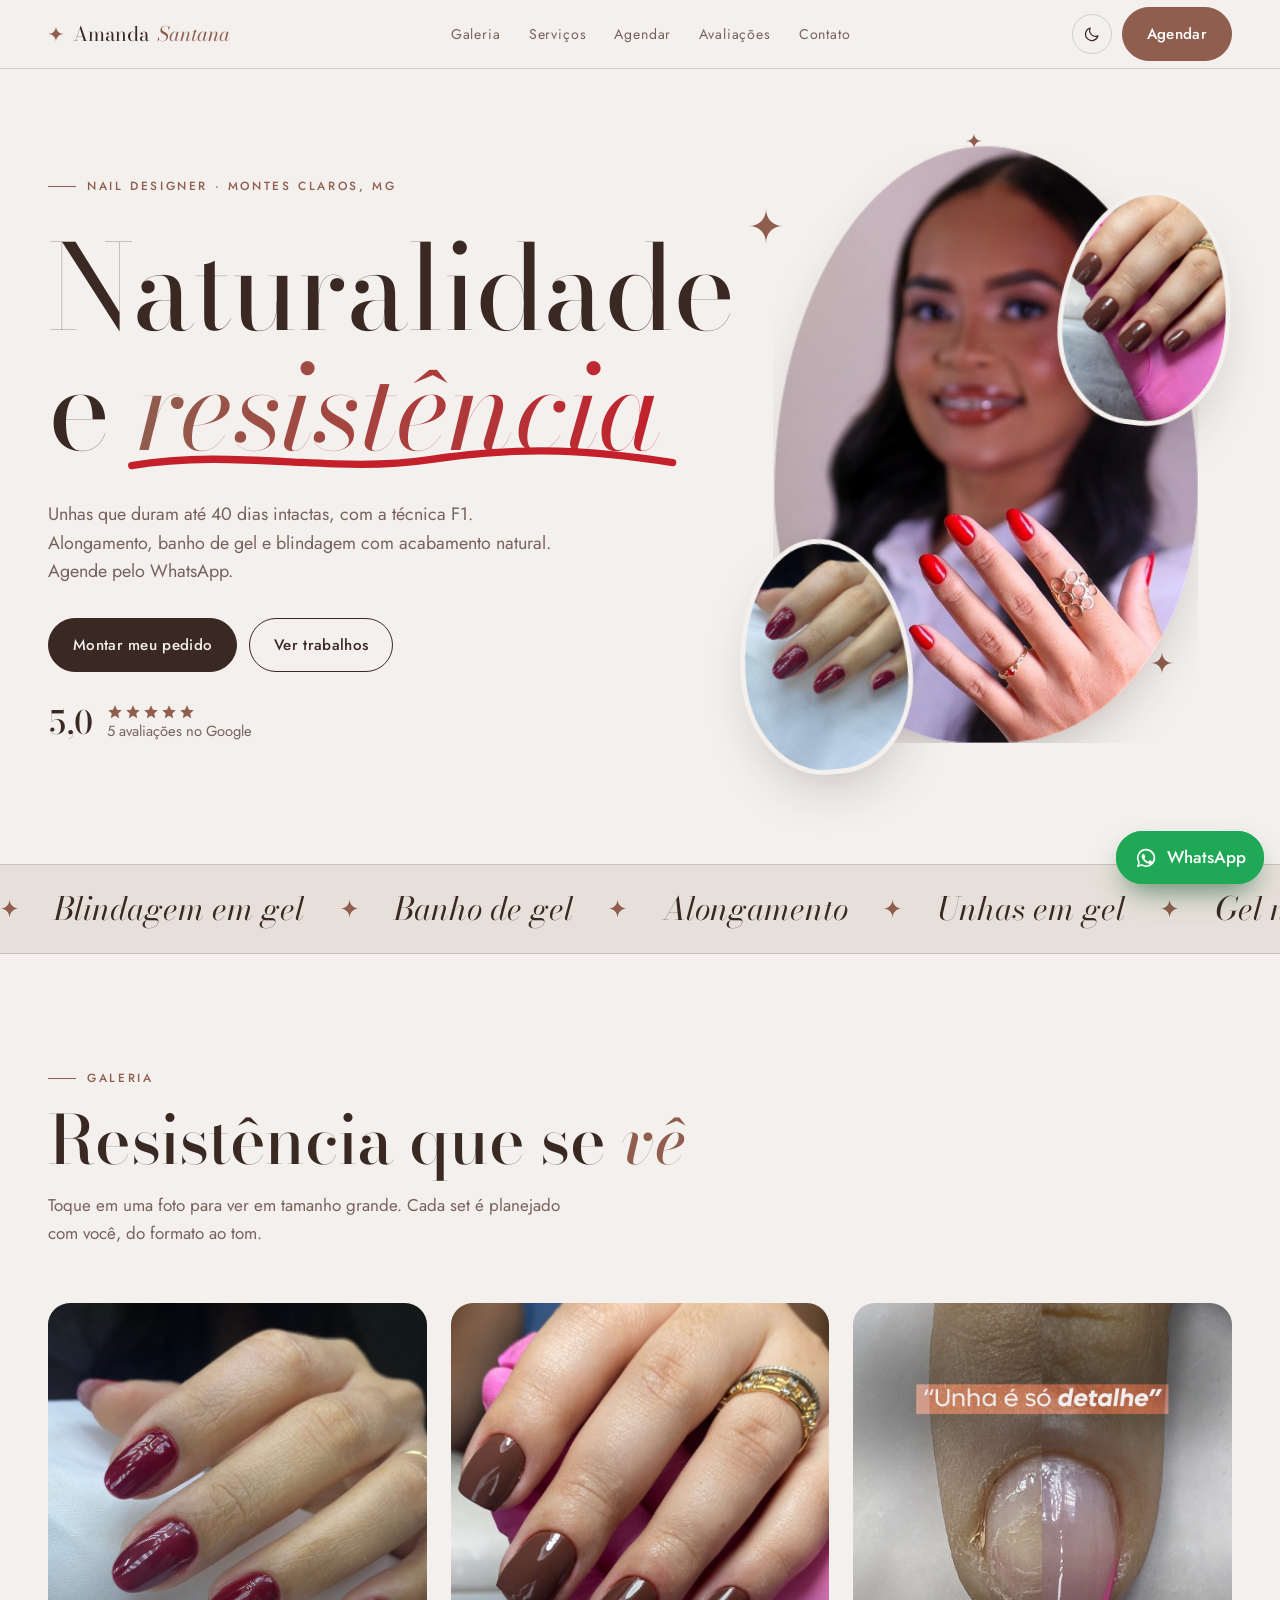
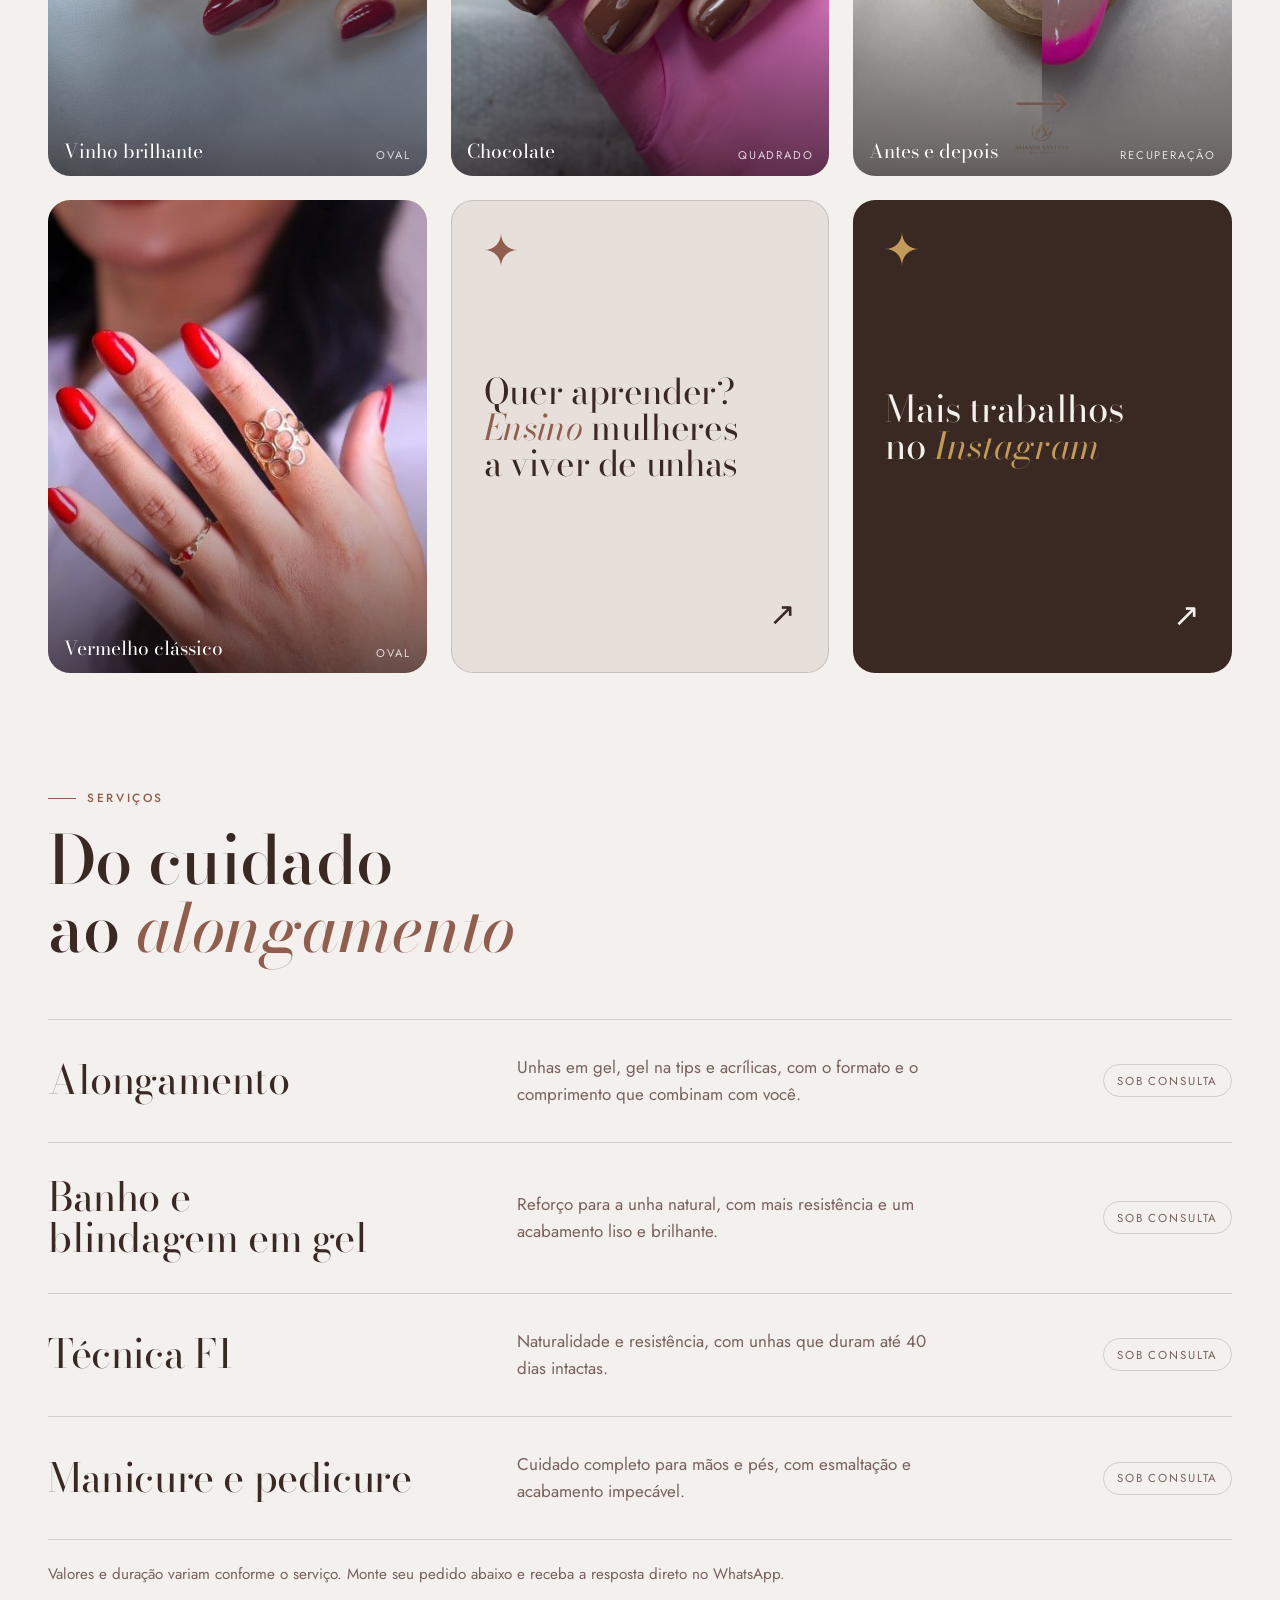
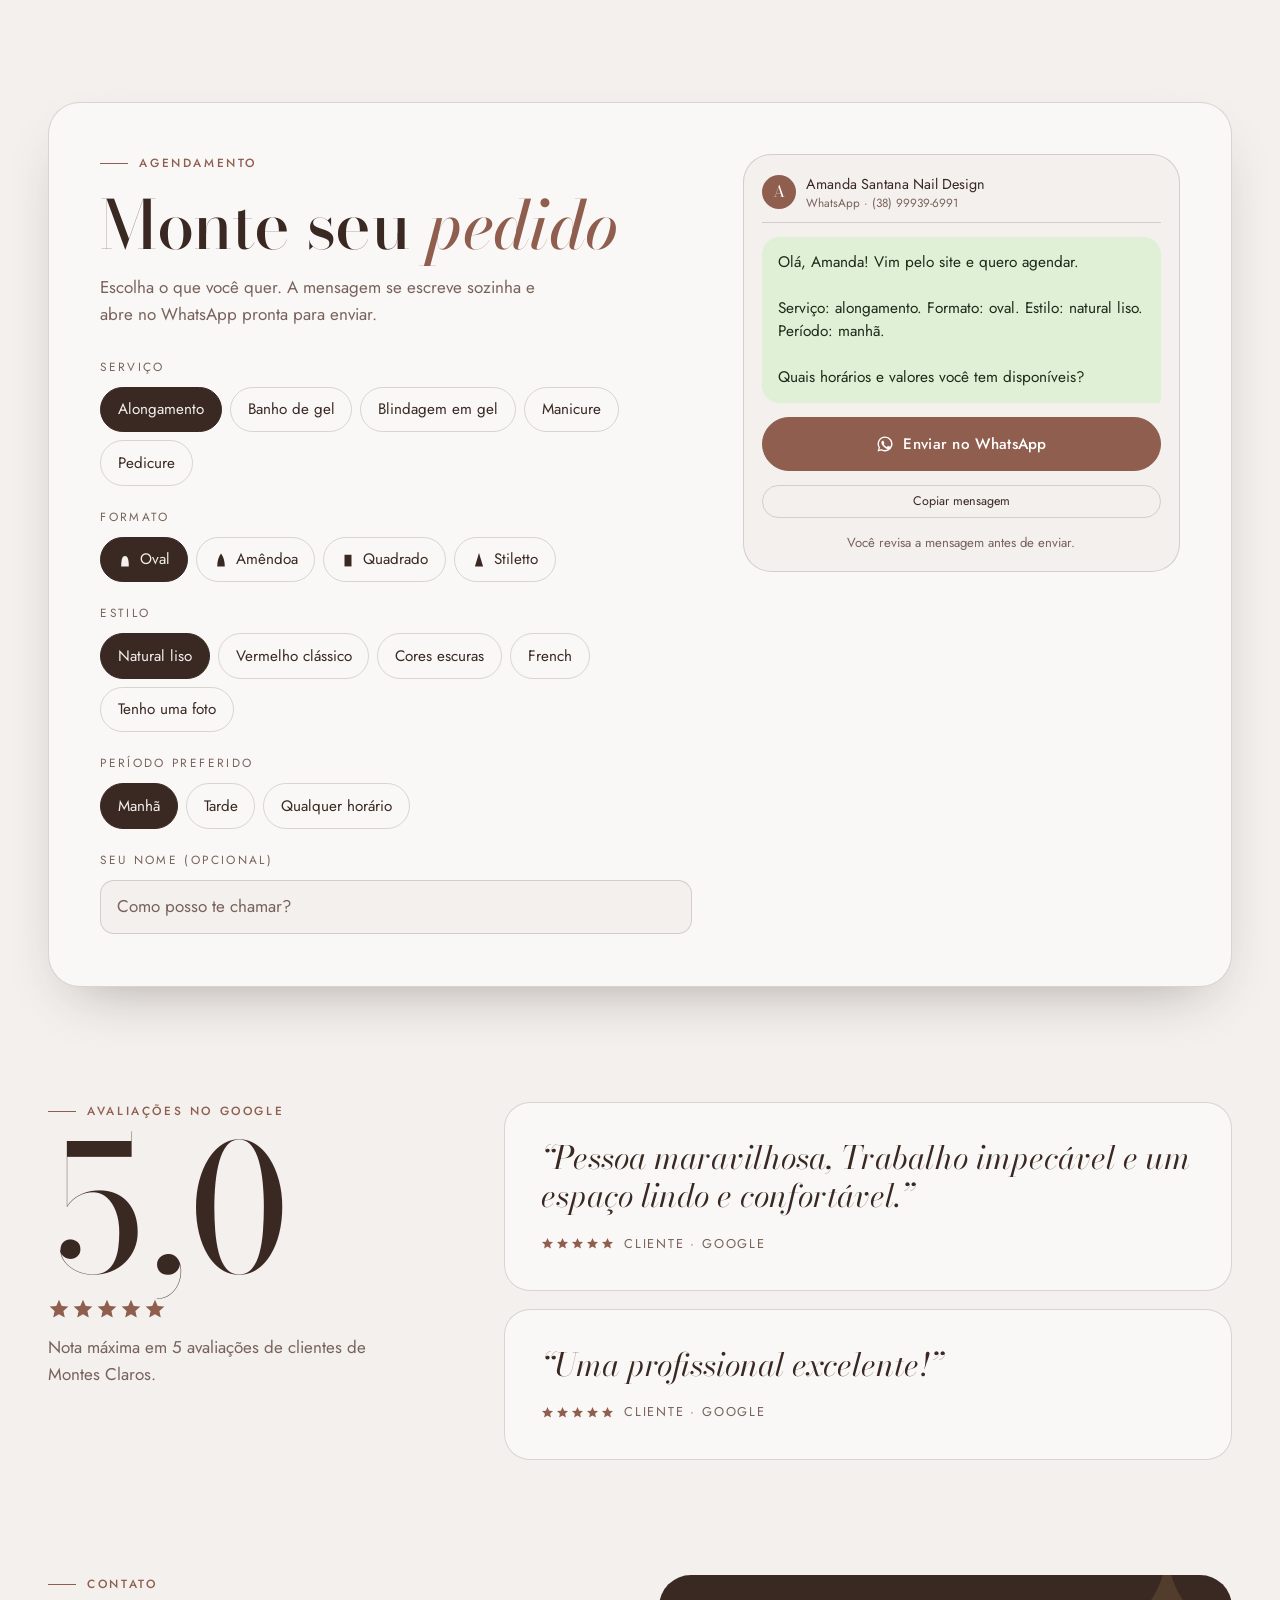
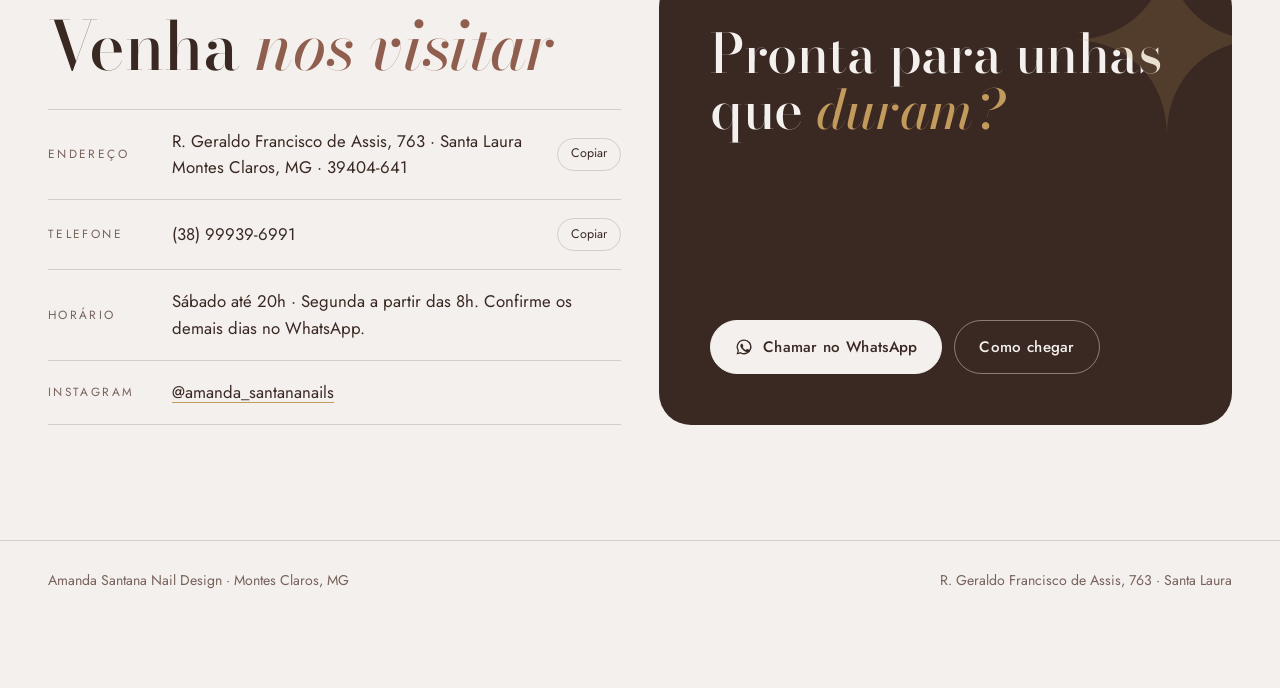
<file: amanda-santana/index.html>
<!doctype html>
<html lang="pt-BR">
<head>
<meta charset="utf-8">
<meta name="viewport" content="width=device-width,initial-scale=1,viewport-fit=cover">
<meta name="description" content="Amanda Santana Nail Design em Montes Claros, MG. Alongamento, banho de gel e blindagem em gel com a técnica F1. Agende pelo WhatsApp.">
<style>:root{color-scheme:light;padding-top:env(safe-area-inset-top,0px);padding-bottom:env(safe-area-inset-bottom,0px)}body{margin:0;font:14px system-ui,sans-serif}img{max-width:100%}[hidden]{display:none!important}</style>
<title>Amanda Santana Nail Design</title>
<link rel="preconnect" href="https://fonts.googleapis.com">
<link rel="preconnect" href="https://fonts.gstatic.com" crossorigin>
<link rel="stylesheet" href="https://fonts.googleapis.com/css2?family=Bodoni+Moda:ital,opsz,wght@0,6..96,400..700;1,6..96,400..700&family=Jost:wght@300..600&display=swap">
<style>
/* Layout concept: vitrine editorial em tons de nude e ouro. Hero tipografico com retrato em formato amendoa (o formato das unhas), faixa em movimento, galeria, montador de pedido que abre o WhatsApp, avaliacoes reais e contato. */
:root{
  --bg:#F3F0ED;
  --bg-2:#E7E0DA;
  --card:#FAF8F6;
  --ink:#3A2823;
  --muted:#78625B;
  --gold:#8F5E4E;
  --gold-soft:#C29B5C;
  --red:#C4202C;
  --line:rgba(58,40,35,.17);--ga:#8F5E4E;--gb:#C4202C;
  --bubble:#DFF0D6;
  --bubble-ink:#1F2A1B;
  --shadow:0 24px 60px -28px rgba(58,40,35,.42);
  --f-display:'Bodoni Moda','Didot','Bodoni 72',Georgia,serif;
  --f-body:'Jost','Helvetica Neue',Arial,sans-serif;
  --gutter:clamp(16px,4vw,48px);
}
@media (prefers-color-scheme:dark){
  :root:not([data-theme="light"]){
    --bg:#1E1514;--bg-2:#2A1F1D;--card:#33251F;--ink:#F3EEEA;--muted:#CDB8AE;
    --gold:#DDB09E;--gold-soft:#B98F50;--red:#E5555E;--line:rgba(243,238,234,.16);--ga:#EBC6B6;--gb:#E5555E;
    --bubble:#274230;--bubble-ink:#E7F4E4;--shadow:0 24px 60px -28px rgba(0,0,0,.8);
    color-scheme:dark;
  }
}
:root[data-theme="dark"]{
  --bg:#1E1514;--bg-2:#2A1F1D;--card:#33251F;--ink:#F3EEEA;--muted:#CDB8AE;
  --gold:#DDB09E;--gold-soft:#B98F50;--red:#E5555E;--line:rgba(243,238,234,.16);--ga:#EBC6B6;--gb:#E5555E;
  --bubble:#274230;--bubble-ink:#E7F4E4;--shadow:0 24px 60px -28px rgba(0,0,0,.8);
  color-scheme:dark;
}

*{box-sizing:border-box}
html{scroll-behavior:smooth;scroll-padding-top:84px}
body{
  background:var(--bg);color:var(--ink);font-family:var(--f-body);font-size:17px;line-height:1.6;
  padding-inline:var(--gutter);overflow-x:clip;-webkit-font-smoothing:antialiased;
}
img{display:block}
a{color:inherit}
button{font:inherit;color:inherit;cursor:pointer}
:focus-visible{outline:2px solid var(--gold);outline-offset:3px;border-radius:6px}
.wrap{max-width:1200px;margin-inline:auto}
h1,h2,h3{font-family:var(--f-display);font-weight:500;line-height:1.02;margin:0;text-wrap:balance;letter-spacing:-.01em}
p{margin:0;text-wrap:pretty}
.eyebrow{font-size:.74rem;letter-spacing:.22em;text-transform:uppercase;color:var(--gold);font-weight:500;display:flex;align-items:center;gap:.7rem}
.eyebrow::before{content:"";width:28px;height:1px;background:currentColor}
.spark{width:1em;height:1em;fill:currentColor;flex:none}

/* ---------- header ---------- */
.top{
  position:sticky;top:env(safe-area-inset-top,0px);z-index:40;
  margin-inline:calc(var(--gutter) * -1);padding-inline:var(--gutter);
  background:color-mix(in srgb,var(--bg) 84%,transparent);
  -webkit-backdrop-filter:blur(14px);backdrop-filter:blur(14px);
  border-bottom:1px solid var(--line);
}
.top .wrap{display:flex;align-items:center;justify-content:space-between;gap:16px;min-height:68px}
.brand{font-family:var(--f-display);font-size:1.25rem;text-decoration:none;display:flex;align-items:center;gap:.55rem;white-space:nowrap}
.brand i{font-style:italic;color:var(--gold)}
.brand .spark{color:var(--gold);width:.8em;height:.8em}
nav{display:flex;gap:28px}
nav a{text-decoration:none;font-size:.88rem;letter-spacing:.06em;color:var(--muted);transition:color .2s}
nav a:hover{color:var(--ink)}
.actions{display:flex;align-items:center;gap:10px}
.icon-btn{width:40px;height:40px;border-radius:50%;border:1px solid var(--line);background:transparent;display:grid;place-items:center;transition:background .2s,transform .2s}
.icon-btn:hover{background:var(--bg-2);transform:rotate(18deg)}
.icon-btn svg{width:18px;height:18px;fill:none;stroke:currentColor;stroke-width:1.6;stroke-linecap:round;stroke-linejoin:round}
.btn{
  display:inline-flex;align-items:center;justify-content:center;gap:.6rem;
  padding:.85rem 1.5rem;border-radius:999px;border:1px solid var(--ink);
  background:var(--ink);color:var(--bg);text-decoration:none;font-weight:500;font-size:.95rem;letter-spacing:.02em;
  transition:transform .25s,background .25s,color .25s,box-shadow .25s;position:relative;overflow:hidden;
}
.btn:hover{transform:translateY(-2px);box-shadow:0 12px 26px -12px rgba(0,0,0,.5)}
.btn.ghost{background:transparent;color:var(--ink)}
.btn.ghost:hover{background:var(--ink);color:var(--bg)}
.btn.gold{background:var(--gold);border-color:var(--gold);color:#fff}
:root[data-theme="dark"] .btn.gold{color:#201313}
@media (prefers-color-scheme:dark){:root:not([data-theme="light"]) .btn.gold{color:#201313}}
.btn svg{width:18px;height:18px;fill:currentColor}
@media (max-width:760px){nav{display:none}}

/* ---------- hero ---------- */
.hero{
  display:grid;grid-template-columns:1.12fr .88fr;gap:clamp(28px,5vw,80px);align-items:center;
  padding-block:clamp(36px,6vw,84px) clamp(48px,7vw,96px);
}
.hero-copy{display:flex;flex-direction:column;gap:clamp(20px,3vw,32px);min-width:0}
h1{font-size:clamp(3.1rem,9.2vw,8rem);font-weight:400}
h1 em{font-style:italic;color:var(--gold);position:relative;display:inline-block;white-space:nowrap}
h1 em svg{position:absolute;left:-2%;bottom:-.08em;width:104%;height:.3em;overflow:visible;pointer-events:none}
h1 em path{stroke:var(--red);stroke-width:5;fill:none;stroke-linecap:round;stroke-dasharray:420;stroke-dashoffset:420;animation:draw 1.3s .9s cubic-bezier(.6,0,.2,1) forwards}
.lede{max-width:46ch;font-size:1.12rem;color:var(--muted)}
.cta-row{display:flex;flex-wrap:wrap;gap:12px}
.proof{display:flex;align-items:center;gap:14px;flex-wrap:wrap;font-size:.92rem;color:var(--muted)}
.proof b{font-family:var(--f-display);font-size:2rem;font-weight:500;color:var(--ink);line-height:1;font-variant-numeric:tabular-nums}
.stars{display:flex;gap:2px;color:var(--gold)}
.stars svg{width:16px;height:16px;fill:currentColor}

.stage{position:relative;aspect-ratio:4/5.1;width:100%;max-width:500px;justify-self:center;--px:0;--py:0}
.almond{border-radius:50% 50% 46% 46% / 58% 58% 42% 42%;overflow:hidden}
.stage .main{
  position:absolute;inset:0 7% 5% 7%;box-shadow:var(--shadow);background:var(--bg-2);
  transform:translate3d(calc(var(--px) * 8px),calc(var(--py) * 8px),0);
}
.stage .main img{width:100%;height:100%;object-fit:cover;object-position:56% 30%;transform:scale(1.08)}
.stage .main::after{content:"";position:absolute;inset:0;border-radius:inherit;box-shadow:inset 0 0 0 1px rgba(255,255,255,.35)}
.float{
  position:absolute;width:35%;aspect-ratio:3/4.1;border:5px solid var(--bg);box-shadow:var(--shadow);background:var(--bg-2);
  will-change:transform;
}
.float img{width:100%;height:100%;object-fit:cover}
.f1{left:0;bottom:0;transform:translate3d(calc(var(--px) * -18px),calc(var(--p,0) * -46px + var(--py) * -12px),0) rotate(-6deg)}
.f2{right:0;top:7%;transform:translate3d(calc(var(--px) * 18px),calc(var(--p,0) * 34px + var(--py) * 12px),0) rotate(7deg)}
.f1 img{object-position:44% 60%}
.f2 img{object-position:50% 50%}
.twinkle{position:absolute;color:var(--gold);animation:twinkle 3.4s ease-in-out infinite}
.twinkle svg{width:100%;height:100%;fill:currentColor;display:block}
.tw1{width:34px;height:34px;left:2%;top:10%}
.tw2{width:22px;height:22px;right:12%;bottom:16%;animation-delay:1.1s}
.tw3{width:16px;height:16px;left:46%;top:-2%;animation-delay:2s}
@media (max-width:860px){.hero{grid-template-columns:1fr}.stage{max-width:420px}}

/* load-in sequence */
.hero-copy>*{animation:rise .9s cubic-bezier(.2,.7,.2,1) both}
.hero-copy>*:nth-child(1){animation-delay:.05s}
.hero-copy>*:nth-child(2){animation-delay:.18s}
.hero-copy>*:nth-child(3){animation-delay:.34s}
.hero-copy>*:nth-child(4){animation-delay:.46s}
.hero-copy>*:nth-child(5){animation-delay:.58s}
.stage .main{animation:arch 1.3s .15s cubic-bezier(.2,.7,.2,1) both}
.float{animation:pop .9s cubic-bezier(.2,.8,.2,1) both}
.f1{animation-delay:.7s}.f2{animation-delay:.85s}

@keyframes rise{from{opacity:0;transform:translateY(26px)}to{opacity:1;transform:none}}
@keyframes arch{from{opacity:0;clip-path:inset(18% 10% 0 10% round 50%)}to{opacity:1;clip-path:inset(0 0 0 0 round 0)}}
@keyframes pop{from{opacity:0;scale:.7}to{opacity:1;scale:1}}
@keyframes draw{to{stroke-dashoffset:0}}
@keyframes twinkle{0%,100%{opacity:.25;scale:.6;rotate:0deg}50%{opacity:1;scale:1.1;rotate:45deg}}
@keyframes slide{to{transform:translateX(-50%)}}

/* ---------- marquee ---------- */
.band{margin-inline:calc(var(--gutter) * -1);border-block:1px solid var(--line);background:var(--bg-2);overflow:hidden}
.track{display:flex;width:max-content;animation:slide 38s linear infinite}
.band:hover .track{animation-play-state:paused}
.track span{
  display:flex;align-items:center;gap:2.2rem;padding:1.15rem 1.1rem 1.15rem 0;
  font-family:var(--f-display);font-style:italic;font-size:clamp(1.3rem,2.6vw,2rem);white-space:nowrap
}
.track .spark{color:var(--gold);width:.6em;height:.6em}

/* ---------- section scaffolding ---------- */
section{padding-block:clamp(64px,9vw,120px)}
.head{display:flex;flex-direction:column;gap:18px;margin-bottom:clamp(32px,5vw,56px);max-width:760px}
h2{font-size:clamp(2.2rem,5.4vw,4.2rem)}
h2 em{font-style:italic;color:var(--gold)}
.head p{color:var(--muted);max-width:52ch}

/* progressive scroll reveal: always visible at rest, only shifts */
@supports (animation-timeline:view()){
  .reveal{animation:reveal linear backwards;animation-timeline:view();animation-range:entry 0% entry 55%}
}
@keyframes reveal{from{opacity:.35;transform:translateY(40px)}to{opacity:1;transform:none}}

/* ---------- gallery ---------- */
.grid{display:grid;grid-template-columns:repeat(3,minmax(0,1fr));gap:clamp(12px,2vw,24px)}
.tile{
  position:relative;aspect-ratio:4/5;border-radius:22px;overflow:hidden;border:0;padding:0;text-align:left;
  background:var(--bg-2);isolation:isolate;
}
.tile img{width:100%;height:100%;object-fit:cover;transition:transform .9s cubic-bezier(.2,.7,.2,1)}
.tile:hover img{transform:scale(1.07)}
.tile::after{content:"";position:absolute;inset:0;background:linear-gradient(to top,rgba(20,10,10,.72),transparent 48%);z-index:1;opacity:.9;transition:opacity .3s}
.tile figcaption,.tile .cap{
  position:absolute;left:16px;right:16px;bottom:14px;z-index:2;color:#fff;
  display:flex;justify-content:space-between;align-items:flex-end;gap:10px;
  font-family:var(--f-display);font-size:1.2rem;line-height:1.15;
}
.tile .cap small{font-family:var(--f-body);font-size:.7rem;letter-spacing:.16em;text-transform:uppercase;opacity:.8;white-space:nowrap}
.tile.insta{
  background:var(--ink);color:var(--bg);display:flex;flex-direction:column;justify-content:space-between;
  padding:clamp(18px,3vw,32px);text-decoration:none;aspect-ratio:4/5;
}
.tile.insta::after{display:none}
.tile.insta h3{font-size:clamp(1.6rem,3vw,2.3rem);font-weight:400}
.tile.insta h3 em{color:var(--gold-soft)}
.tile.insta .arrow{font-size:2rem;transition:transform .3s;align-self:flex-end}
.tile.insta:hover .arrow{transform:translate(6px,-6px)}
.tile.insta .spark{width:34px;height:34px;color:var(--gold-soft);animation:twinkle 3.4s ease-in-out infinite}
@media (max-width:760px){.grid{grid-template-columns:repeat(2,minmax(0,1fr))}.tile .cap small{display:none}.tile figcaption,.tile .cap{font-size:1rem}}

/* lightbox */
.lb[hidden]{display:none!important}
.lb{position:fixed;inset:0;z-index:80;background:rgba(14,8,8,.9);display:grid;place-items:center;padding:calc(env(safe-area-inset-top,0px) + 20px) 16px calc(env(safe-area-inset-bottom,0px) + 20px)}
.lb-inner{display:flex;flex-direction:column;align-items:center;gap:14px;max-width:min(92vw,720px);max-height:100%;animation:pop .35s ease both}
.lb img{max-width:100%;max-height:calc(100dvh - 190px);border-radius:18px;object-fit:contain}
.lb p{color:#fff;font-family:var(--f-display);font-size:1.3rem;text-align:center}
.lb .ctrl{display:flex;gap:10px}
.lb button{width:46px;height:46px;border-radius:50%;border:1px solid rgba(255,255,255,.35);background:rgba(255,255,255,.08);color:#fff;font-size:1.2rem}
.lb button:hover{background:rgba(255,255,255,.2)}

/* ---------- services ---------- */
.svc{display:flex;flex-direction:column;border-top:1px solid var(--line)}
.row{
  display:grid;grid-template-columns:minmax(0,1.1fr) minmax(0,1.4fr) auto;gap:clamp(12px,3vw,40px);align-items:center;
  padding:clamp(22px,3vw,34px) 0;border-bottom:1px solid var(--line);position:relative;isolation:isolate;
}
.row::before{content:"";position:absolute;inset:0 calc(var(--gutter) * -1);background:var(--bg-2);z-index:-1;transform:scaleY(0);transform-origin:bottom;transition:transform .45s cubic-bezier(.2,.7,.2,1)}
.row:hover::before{transform:scaleY(1)}
.row h3{font-size:clamp(1.6rem,3.2vw,2.5rem);font-weight:400;transition:transform .4s,color .3s}
.row:hover h3{transform:translateX(10px);color:var(--gold)}
.row p{color:var(--muted);max-width:46ch}
.tag{font-size:.72rem;letter-spacing:.16em;text-transform:uppercase;border:1px solid var(--line);border-radius:999px;padding:.4rem .8rem;white-space:nowrap;color:var(--muted)}
.note{margin-top:22px;color:var(--muted);font-size:.95rem}
@media (max-width:760px){.row{grid-template-columns:1fr}.tag{justify-self:start}}

/* ---------- builder ---------- */
.build{
  display:grid;grid-template-columns:minmax(0,1.15fr) minmax(0,.85fr);gap:clamp(24px,4vw,64px);align-items:start;
  background:var(--card);border:1px solid var(--line);border-radius:32px;padding:clamp(20px,4vw,52px);box-shadow:var(--shadow);
}
.build h2{margin-bottom:10px}
.field{border:0;padding:0;margin:0 0 22px;min-width:0}
.field legend,.field label.l{font-size:.74rem;letter-spacing:.2em;text-transform:uppercase;color:var(--muted);margin-bottom:10px;padding:0;display:block}
.chips{display:flex;flex-wrap:wrap;gap:8px}
.chip{position:relative}
.chip input{position:absolute;opacity:0;inset:0;width:100%;height:100%;margin:0;cursor:pointer}
.chip span{
  display:flex;align-items:center;gap:8px;padding:.6rem 1.05rem;border-radius:999px;border:1px solid var(--line);
  font-size:.95rem;transition:all .2s;background:transparent;
}
.chip input:hover+span{border-color:var(--gold)}
.chip input:checked+span{background:var(--ink);color:var(--bg);border-color:var(--ink)}
.chip input:focus-visible+span{outline:2px solid var(--gold);outline-offset:3px}
.chip svg{width:14px;height:20px;fill:currentColor;flex:none}
.text{width:100%;padding:.8rem 1rem;border-radius:14px;border:1px solid var(--line);background:var(--bg);color:var(--ink);font:inherit}
.text::placeholder{color:var(--muted)}
.phone{
  background:var(--bg);border:1px solid var(--line);border-radius:28px;padding:18px;display:flex;flex-direction:column;gap:14px;min-width:0;
  position:sticky;top:96px;
}
.phone .bar{display:flex;align-items:center;gap:10px;font-size:.9rem;padding-bottom:12px;border-bottom:1px solid var(--line)}
.phone .av{width:34px;height:34px;border-radius:50%;background:var(--gold);color:#fff;display:grid;place-items:center;font-family:var(--f-display);font-size:1rem;flex:none}
.phone .bar small{display:block;color:var(--muted);font-size:.74rem;line-height:1.2}
.bubble{
  background:var(--bubble);color:var(--bubble-ink);padding:14px 16px;border-radius:18px 18px 4px 18px;
  font-size:.96rem;line-height:1.5;align-self:flex-end;max-width:100%;overflow-wrap:anywhere;transition:opacity .2s
}
.bubble.swap{opacity:.4}
.phone .btn{width:100%}
.mini{font-size:.82rem;color:var(--muted);text-align:center}
@media (max-width:900px){.build{grid-template-columns:1fr}.phone{position:static}}

/* ---------- reviews ---------- */
.rev{display:grid;grid-template-columns:minmax(0,.7fr) minmax(0,1.3fr);gap:clamp(28px,5vw,80px);align-items:start}
.score{display:flex;flex-direction:column;gap:14px;position:sticky;top:100px}
.score b{font-family:var(--f-display);font-weight:400;font-size:clamp(6rem,15vw,11rem);line-height:.85;font-variant-numeric:tabular-nums}
.score .stars svg{width:22px;height:22px}
.score p{color:var(--muted)}
.quotes{display:flex;flex-direction:column;gap:18px}
.q{background:var(--card);border:1px solid var(--line);border-radius:26px;padding:clamp(22px,3vw,36px);display:flex;flex-direction:column;gap:18px;transition:transform .35s}
.q:nth-child(2){margin-left:clamp(0px,5vw,64px)}
.q:hover{transform:translateY(-4px) rotate(-.4deg)}
.q blockquote{margin:0;font-family:var(--f-display);font-size:clamp(1.35rem,2.6vw,2rem);line-height:1.2;font-style:italic}
.q cite{font-style:normal;font-size:.8rem;letter-spacing:.14em;text-transform:uppercase;color:var(--muted);display:flex;align-items:center;gap:10px}
.q cite .stars svg{width:13px;height:13px}
@media (max-width:860px){.rev{grid-template-columns:1fr}.score{position:static}.q:nth-child(2){margin-left:0}}

/* ---------- contact ---------- */
.contact{display:grid;grid-template-columns:minmax(0,1fr) minmax(0,1fr);gap:clamp(20px,3vw,40px)}
.info{display:flex;flex-direction:column;gap:0;border-top:1px solid var(--line)}
.info div{display:grid;grid-template-columns:110px minmax(0,1fr) auto;gap:14px;align-items:center;padding:18px 0;border-bottom:1px solid var(--line)}
.info dt{font-size:.74rem;letter-spacing:.2em;text-transform:uppercase;color:var(--muted)}
.info dd{margin:0;font-size:1.05rem;overflow-wrap:anywhere}
.copy{border:1px solid var(--line);background:transparent;border-radius:999px;padding:.35rem .8rem;font-size:.78rem;transition:background .2s}
.copy:hover{background:var(--bg-2)}
.big{
  background:var(--ink);color:var(--bg);border-radius:32px;padding:clamp(26px,4vw,52px);display:flex;flex-direction:column;justify-content:space-between;gap:28px;min-width:0;position:relative;overflow:hidden;
}
.big h2{font-size:clamp(2rem,4.4vw,3.4rem)}
.big h2 em{color:var(--gold-soft)}
.big .cta-row .btn.ghost{color:var(--bg);border-color:rgba(255,255,255,.4)}
.big .cta-row .btn.ghost:hover{background:var(--bg);color:var(--ink)}
.big .btn.light{background:var(--bg);color:var(--ink);border-color:var(--bg)}
.big .spark.bg{position:absolute;right:-30px;top:-30px;width:190px;height:190px;color:var(--gold-soft);opacity:.18;animation:spin 24s linear infinite}
@keyframes spin{to{rotate:360deg}}
@media (max-width:860px){.contact{grid-template-columns:1fr}.info div{grid-template-columns:90px minmax(0,1fr) auto}}

footer{border-top:1px solid var(--line);margin-inline:calc(var(--gutter) * -1);padding:28px var(--gutter) 96px;color:var(--muted);font-size:.88rem}
footer .wrap{display:flex;justify-content:space-between;flex-wrap:wrap;gap:10px}

h1 em{color:transparent;background:linear-gradient(95deg,var(--ga),var(--gb));-webkit-background-clip:text;background-clip:text;padding-right:.06em}
.info dd a{text-decoration:underline;text-decoration-color:var(--gold-soft);text-underline-offset:4px}
.q .btn{align-self:flex-start}
.tile.learn{background:var(--bg-2);color:var(--ink);border:1px solid var(--line);display:flex;flex-direction:column;justify-content:space-between;padding:clamp(18px,3vw,32px);text-decoration:none;aspect-ratio:4/5}
.tile.learn::after{display:none}
.tile.learn h3{font-size:clamp(1.5rem,2.8vw,2.2rem);font-weight:400}
.tile.learn h3 em{color:var(--gold)}
.tile.learn .arrow{font-size:2rem;transition:transform .3s;align-self:flex-end}
.tile.learn:hover .arrow{transform:translate(6px,-6px)}
.tile.learn .spark{width:34px;height:34px;color:var(--gold);animation:twinkle 3.4s ease-in-out infinite}
/* floating whatsapp */
.fab{
  position:fixed;right:max(16px,env(safe-area-inset-right,0px));bottom:calc(16px + env(safe-area-inset-bottom,0px));z-index:50;
  display:flex;align-items:center;gap:10px;padding:.8rem 1.15rem;border-radius:999px;background:#1FA855;color:#fff;text-decoration:none;font-weight:500;
  box-shadow:0 14px 30px -10px rgba(10,80,40,.7);transition:transform .25s;
}
.fab:hover{transform:translateY(-3px) scale(1.03)}
.fab svg{width:22px;height:22px;fill:currentColor}
.fab::before{content:"";position:absolute;inset:0;border-radius:inherit;border:2px solid #1FA855;animation:ping 2.6s ease-out infinite}
@keyframes ping{0%{opacity:.8;scale:1}100%{opacity:0;scale:1.35}}
@media (max-width:520px){.fab span{display:none}.fab{padding:.9rem}}

@media (prefers-reduced-motion:reduce){
  *,*::before,*::after{animation-duration:.01ms!important;animation-iteration-count:1!important;animation-delay:0s!important;transition-duration:.01ms!important;scroll-behavior:auto!important}
  .track{animation:none}
  h1 em path{stroke-dashoffset:0}
}
</style>

</head>
<body>
<svg width="0" height="0" style="position:absolute" aria-hidden="true">
  <symbol id="sp" viewBox="0 0 24 24"><path d="M12 0C12 7 17 12 24 12C17 12 12 17 12 24C12 17 7 12 0 12C7 12 12 7 12 0Z"/></symbol>
  <symbol id="st" viewBox="0 0 24 24"><path d="M12 2l3 6.6 7.2.8-5.4 4.9 1.5 7.1L12 17.6 5.7 21.4l1.5-7.1L1.8 9.4l7.2-.8z"/></symbol>
  <symbol id="wa" viewBox="0 0 24 24"><path d="M12.04 2a9.9 9.9 0 0 0-8.5 14.9L2 22l5.25-1.5A9.9 9.9 0 1 0 12.04 2zm0 1.8a8.1 8.1 0 1 1-4.2 15.04l-.3-.18-3.1.9.92-3-.2-.32A8.1 8.1 0 0 1 12.04 3.8zm-3.1 3.9c-.2 0-.5.07-.75.35-.26.28-1 1-1 2.4s1.03 2.8 1.17 3c.15.2 2 3.2 4.95 4.4 2.45.97 2.95.78 3.48.73.53-.05 1.7-.7 1.95-1.37.24-.68.24-1.26.17-1.38-.07-.12-.26-.2-.55-.34-.3-.15-1.7-.84-1.97-.94-.26-.1-.46-.15-.65.15-.2.3-.74.94-.9 1.13-.17.2-.34.22-.63.07-.3-.15-1.22-.45-2.32-1.43-.86-.76-1.44-1.7-1.6-2-.18-.3-.02-.45.13-.6.13-.13.3-.34.43-.5.15-.17.2-.3.3-.5.1-.2.05-.37-.03-.52-.07-.15-.65-1.6-.9-2.18-.23-.56-.47-.48-.65-.49z"/></symbol>
</svg>

<header class="top">
  <div class="wrap">
    <a class="brand" href="#topo" aria-label="Amanda Santana Nail Design"><svg class="spark"><use href="#sp"/></svg>Amanda <i>Santana</i></a>
    <nav aria-label="Seções">
      <a href="#galeria">Galeria</a>
      <a href="#servicos">Serviços</a>
      <a href="#agendar">Agendar</a>
      <a href="#avaliacoes">Avaliações</a>
      <a href="#contato">Contato</a>
    </nav>
    <div class="actions">
      <button class="icon-btn" id="theme" aria-label="Alternar tema claro e escuro" type="button">
        <svg viewBox="0 0 24 24"><path d="M20 14.5A8 8 0 0 1 9.5 4 8.5 8.5 0 1 0 20 14.5z"/></svg>
      </button>
      <a class="btn gold" href="#agendar">Agendar</a>
    </div>
  </div>
</header>

<main id="topo">
  <div class="wrap hero">
    <div class="hero-copy">
      <div class="eyebrow">Nail designer · Montes Claros, MG</div>
      <h1>Naturalidade e <em>resistência<svg viewBox="0 0 400 24" preserveAspectRatio="none" aria-hidden="true"><path d="M4 16C80 4 150 22 220 12S340 6 396 14"/></svg></em></h1>
      <p class="lede">Unhas que duram até 40 dias intactas, com a técnica F1. Alongamento, banho de gel e blindagem com acabamento natural. Agende pelo WhatsApp.</p>
      <div class="cta-row">
        <a class="btn" href="#agendar">Montar meu pedido</a>
        <a class="btn ghost" href="#galeria">Ver trabalhos</a>
      </div>
      <div class="proof">
        <b id="count" data-to="5.0">5,0</b>
        <div>
          <div class="stars" aria-label="5 estrelas"><svg><use href="#st"/></svg><svg><use href="#st"/></svg><svg><use href="#st"/></svg><svg><use href="#st"/></svg><svg><use href="#st"/></svg></div>
          5 avaliações no Google
        </div>
      </div>
    </div>

    <div class="stage" id="stage">
      <div class="twinkle tw1"><svg><use href="#sp"/></svg></div>
      <div class="twinkle tw2"><svg><use href="#sp"/></svg></div>
      <div class="twinkle tw3"><svg><use href="#sp"/></svg></div>
      <div class="main almond"><img src="img/hero-vermelho.jpg" alt="Mulher sorrindo mostrando a mão com unhas vermelhas" style="object-position:50% 45%;transform:scale(1.04)" fetchpriority="high"></div>
      <div class="float f1 almond"><img src="img/vinho.jpg" alt="Unhas ovais em vinho brilhante" style="object-position:40% 30%"></div>
      <div class="float f2 almond"><img src="img/chocolate.jpg" alt="Unhas curtas quadradas em marrom chocolate" style="object-position:45% 40%"></div>
    </div>
  </div>

  <div class="band" aria-hidden="true">
    <div class="track"><span><svg class="spark"><use href="#sp"/></svg>Blindagem em gel<svg class="spark"><use href="#sp"/></svg>Banho de gel<svg class="spark"><use href="#sp"/></svg>Alongamento<svg class="spark"><use href="#sp"/></svg>Unhas em gel<svg class="spark"><use href="#sp"/></svg>Gel na tips<svg class="spark"><use href="#sp"/></svg>Técnica F1</span><span><svg class="spark"><use href="#sp"/></svg>Blindagem em gel<svg class="spark"><use href="#sp"/></svg>Banho de gel<svg class="spark"><use href="#sp"/></svg>Alongamento<svg class="spark"><use href="#sp"/></svg>Unhas em gel<svg class="spark"><use href="#sp"/></svg>Gel na tips<svg class="spark"><use href="#sp"/></svg>Técnica F1</span></div>
  </div>

  <section id="galeria">
    <div class="wrap">
      <div class="head reveal">
        <div class="eyebrow">Galeria</div>
        <h2>Resistência que se <em>vê</em></h2>
        <p>Toque em uma foto para ver em tamanho grande. Cada set é planejado com você, do formato ao tom.</p>
      </div>
      <div class="grid" id="grid">
        <button class="tile reveal" type="button" data-cap="Vinho brilhante em unhas ovais">
          <img src="img/vinho.jpg" alt="Unhas ovais em vinho brilhante sobre tecido branco" style="object-position:40% 30%" loading="lazy">
          <span class="cap"><span>Vinho brilhante</span><small>Oval</small></span>
        </button>
        <button class="tile reveal" type="button" data-cap="Marrom chocolate em unhas curtas quadradas">
          <img src="img/chocolate.jpg" alt="Unhas curtas quadradas em marrom chocolate" style="object-position:45% 40%" loading="lazy">
          <span class="cap"><span>Chocolate</span><small>Quadrado</small></span>
        </button>
        <button class="tile reveal" type="button" data-cap="Antes e depois: da unha danificada ao french rosa">
          <img src="img/antes-depois.jpg" alt="Comparação de uma unha antes e depois, com french rosa" style="object-position:50% 55%" loading="lazy">
          <span class="cap"><span>Antes e depois</span><small>Recuperação</small></span>
        </button>
        <button class="tile reveal" type="button" data-cap="Vermelho clássico">
          <img src="img/vermelho-mao.jpg" alt="Mão com unhas ovais em vermelho clássico e anéis dourados" style="object-position:50% 60%" loading="lazy">
          <span class="cap"><span>Vermelho clássico</span><small>Oval</small></span>
        </button>
        <a class="tile learn reveal" href="https://wa.me/5538999396991?text=Ol%C3%A1%2C%20Amanda!%20Quero%20saber%20sobre%20as%20aulas." target="_blank" rel="noopener">
          <svg class="spark"><use href="#sp"/></svg>
          <h3>Quer aprender? <em>Ensino</em> mulheres a viver de unhas</h3>
          <span class="arrow" aria-hidden="true">↗</span>
        </a>
        <a class="tile insta reveal" href="https://www.instagram.com/amanda_santananails" target="_blank" rel="noopener">
          <svg class="spark"><use href="#sp"/></svg>
          <h3>Mais trabalhos no <em>Instagram</em></h3>
          <span class="arrow" aria-hidden="true">↗</span>
        </a>
      </div>
    </div>
  </section>

  <section id="servicos" style="padding-top:0">
    <div class="wrap">
      <div class="head reveal">
        <div class="eyebrow">Serviços</div>
        <h2>Do cuidado ao <em>alongamento</em></h2>
      </div>
      <div class="svc">
        <div class="row reveal">
          <h3>Alongamento</h3>
          <p>Unhas em gel, gel na tips e acrílicas, com o formato e o comprimento que combinam com você.</p>
          <span class="tag">Sob consulta</span>
        </div>
        <div class="row reveal">
          <h3>Banho e blindagem em gel</h3>
          <p>Reforço para a unha natural, com mais resistência e um acabamento liso e brilhante.</p>
          <span class="tag">Sob consulta</span>
        </div>
        <div class="row reveal">
          <h3>Técnica F1</h3>
          <p>Naturalidade e resistência, com unhas que duram até 40 dias intactas.</p>
          <span class="tag">Sob consulta</span>
        </div>
        <div class="row reveal">
          <h3>Manicure e pedicure</h3>
          <p>Cuidado completo para mãos e pés, com esmaltação e acabamento impecável.</p>
          <span class="tag">Sob consulta</span>
        </div>
      </div>
      <p class="note">Valores e duração variam conforme o serviço. Monte seu pedido abaixo e receba a resposta direto no WhatsApp.</p>
    </div>
  </section>

  <section id="agendar" style="padding-top:0">
    <div class="wrap">
      <form class="build reveal" id="form" autocomplete="off">
        <div>
          <div class="eyebrow" style="margin-bottom:18px">Agendamento</div>
          <h2>Monte seu <em>pedido</em></h2>
          <p style="color:var(--muted);margin:14px 0 30px;max-width:46ch">Escolha o que você quer. A mensagem se escreve sozinha e abre no WhatsApp pronta para enviar.</p>

          <fieldset class="field">
            <legend>Serviço</legend>
            <div class="chips">
              <label class="chip"><input type="radio" name="svc" value="alongamento" checked><span>Alongamento</span></label>
              <label class="chip"><input type="radio" name="svc" value="banho de gel"><span>Banho de gel</span></label>
              <label class="chip"><input type="radio" name="svc" value="blindagem em gel"><span>Blindagem em gel</span></label>
              <label class="chip"><input type="radio" name="svc" value="manicure"><span>Manicure</span></label>
              <label class="chip"><input type="radio" name="svc" value="pedicure"><span>Pedicure</span></label>
            </div>
          </fieldset>

          <fieldset class="field">
            <legend>Formato</legend>
            <div class="chips">
              <label class="chip"><input type="radio" name="shape" value="oval" checked><span><svg viewBox="0 0 24 24"><path d="M12 5c4.4 0 6.5 5 6.5 18h-13C5.5 10 7.6 5 12 5z"/></svg>Oval</span></label>
              <label class="chip"><input type="radio" name="shape" value="amêndoa"><span><svg viewBox="0 0 24 24"><path d="M12 1C16 6 18.5 14 18.5 23h-13C5.5 14 8 6 12 1z"/></svg>Amêndoa</span></label>
              <label class="chip"><input type="radio" name="shape" value="quadrado"><span><svg viewBox="0 0 24 24"><path d="M6 3h12v20H6z"/></svg>Quadrado</span></label>
              <label class="chip"><input type="radio" name="shape" value="stiletto"><span><svg viewBox="0 0 24 24"><path d="M12 0l7 23H5z"/></svg>Stiletto</span></label>
            </div>
          </fieldset>

          <fieldset class="field">
            <legend>Estilo</legend>
            <div class="chips">
              <label class="chip"><input type="radio" name="style" value="natural liso" checked><span>Natural liso</span></label>
              <label class="chip"><input type="radio" name="style" value="vermelho clássico"><span>Vermelho clássico</span></label>
              <label class="chip"><input type="radio" name="style" value="cores escuras"><span>Cores escuras</span></label>
              <label class="chip"><input type="radio" name="style" value="french"><span>French</span></label>
              <label class="chip"><input type="radio" name="style" value="uma referência que vou enviar"><span>Tenho uma foto</span></label>
            </div>
          </fieldset>

          <fieldset class="field">
            <legend>Período preferido</legend>
            <div class="chips">
              <label class="chip"><input type="radio" name="when" value="manhã" checked><span>Manhã</span></label>
              <label class="chip"><input type="radio" name="when" value="tarde"><span>Tarde</span></label>
              <label class="chip"><input type="radio" name="when" value="qualquer horário"><span>Qualquer horário</span></label>
            </div>
          </fieldset>

          <div class="field" style="margin-bottom:0">
            <label class="l" for="nome">Seu nome (opcional)</label>
            <input class="text" id="nome" name="nome" type="text" placeholder="Como posso te chamar?" maxlength="40">
          </div>
        </div>

        <aside class="phone" aria-live="polite">
          <div class="bar"><div class="av">A</div><div>Amanda Santana Nail Design<small>WhatsApp · (38) 99939-6991</small></div></div>
          <div class="bubble" id="bubble"></div>
          <a class="btn gold" id="send" href="#" target="_blank" rel="noopener"><svg><use href="#wa"/></svg>Enviar no WhatsApp</a>
          <button class="copy" type="button" id="copymsg">Copiar mensagem</button>
          <p class="mini">Você revisa a mensagem antes de enviar.</p>
        </aside>
      </form>
    </div>
  </section>

  <section id="avaliacoes" style="padding-top:0">
    <div class="wrap rev">
      <div class="score reveal">
        <div class="eyebrow">Avaliações no Google</div>
        <b>5,0</b>
        <div class="stars" aria-label="5 estrelas"><svg><use href="#st"/></svg><svg><use href="#st"/></svg><svg><use href="#st"/></svg><svg><use href="#st"/></svg><svg><use href="#st"/></svg></div>
        <p>Nota máxima em 5 avaliações de clientes de Montes Claros.</p>
      </div>
      <div class="quotes">
        <figure class="q reveal" style="margin:0">
          <blockquote>“Pessoa maravilhosa, Trabalho impecável e um espaço lindo e confortável.”</blockquote>
          <cite><span class="stars"><svg><use href="#st"/></svg><svg><use href="#st"/></svg><svg><use href="#st"/></svg><svg><use href="#st"/></svg><svg><use href="#st"/></svg></span>Cliente · Google</cite>
        </figure>
        <figure class="q reveal" style="margin:0">
          <blockquote>“Uma profissional excelente!”</blockquote>
          <cite><span class="stars"><svg><use href="#st"/></svg><svg><use href="#st"/></svg><svg><use href="#st"/></svg><svg><use href="#st"/></svg><svg><use href="#st"/></svg></span>Cliente · Google</cite>
        </figure>
      </div>
    </div>
  </section>

  <section id="contato" style="padding-top:0">
    <div class="wrap contact">
      <div class="reveal">
        <div class="head" style="margin-bottom:28px">
          <div class="eyebrow">Contato</div>
          <h2>Venha <em>nos visitar</em></h2>
        </div>
        <dl class="info" style="margin:0">
          <div><dt>Endereço</dt><dd id="addr">R. Geraldo Francisco de Assis, 763 · Santa Laura<br>Montes Claros, MG · 39404-641</dd><button class="copy" type="button" data-copy="R. Geraldo Francisco de Assis, 763 - Santa Laura, Montes Claros - MG, 39404-641">Copiar</button></div>
          <div><dt>Telefone</dt><dd>(38) 99939-6991</dd><button class="copy" type="button" data-copy="(38) 99939-6991">Copiar</button></div>
          <div><dt>Horário</dt><dd>Sábado até 20h · Segunda a partir das 8h. Confirme os demais dias no WhatsApp.</dd><span></span></div>
          <div><dt>Instagram</dt><dd><a href="https://www.instagram.com/amanda_santananails" target="_blank" rel="noopener">@amanda_santananails</a></dd><span></span></div>
        </dl>
      </div>
      <div class="big reveal">
        <svg class="spark bg" aria-hidden="true"><use href="#sp"/></svg>
        <h2>Pronta para unhas que <em>duram?</em></h2>
        <div class="cta-row">
          <a class="btn light" id="wa2" href="https://wa.me/5538999396991" target="_blank" rel="noopener"><svg><use href="#wa"/></svg>Chamar no WhatsApp</a>
          <a class="btn ghost" href="https://www.google.com/maps/search/?api=1&query=Amanda+Santana+Nail+Design+R.+Geraldo+Francisco+de+Assis+763+Montes+Claros" target="_blank" rel="noopener">Como chegar</a>
        </div>
      </div>
    </div>
  </section>
</main>

<footer>
  <div class="wrap"><span>Amanda Santana Nail Design · Montes Claros, MG</span><span>R. Geraldo Francisco de Assis, 763 · Santa Laura</span></div>
</footer>

<a class="fab" href="https://wa.me/5538999396991" target="_blank" rel="noopener" aria-label="Chamar no WhatsApp"><svg><use href="#wa"/></svg><span>WhatsApp</span></a>

<div class="lb" id="lb" role="dialog" aria-modal="true" aria-label="Foto ampliada" hidden>
  <div class="lb-inner">
    <img id="lbimg" alt="">
    <p id="lbcap"></p>
    <div class="ctrl">
      <button type="button" id="lbprev" aria-label="Foto anterior">←</button>
      <button type="button" id="lbclose" aria-label="Fechar">✕</button>
      <button type="button" id="lbnext" aria-label="Próxima foto">→</button>
    </div>
  </div>
</div>

<script>
(function(){
  var root=document.documentElement;
  var reduce=window.matchMedia('(prefers-reduced-motion: reduce)').matches;

  /* theme toggle */
  try{var saved=localStorage.getItem('as-theme');if(saved)root.setAttribute('data-theme',saved);}catch(e){}
  document.getElementById('theme').addEventListener('click',function(){
    var dark=root.getAttribute('data-theme')==='dark'||(!root.getAttribute('data-theme')&&window.matchMedia('(prefers-color-scheme: dark)').matches);
    var next=dark?'light':'dark';
    root.setAttribute('data-theme',next);
    try{localStorage.setItem('as-theme',next);}catch(e){}
  });

  /* hero parallax + pointer tilt */
  var stage=document.getElementById('stage');
  if(stage&&!reduce){
    var ticking=false;
    function onScroll(){
      if(ticking)return;ticking=true;
      requestAnimationFrame(function(){
        var r=stage.getBoundingClientRect();
        var p=Math.max(-1,Math.min(1,(window.innerHeight/2-(r.top+r.height/2))/window.innerHeight));
        stage.style.setProperty('--p',p.toFixed(3));
        ticking=false;
      });
    }
    window.addEventListener('scroll',onScroll,{passive:true});onScroll();
    stage.addEventListener('pointermove',function(e){
      var r=stage.getBoundingClientRect();
      stage.style.setProperty('--px',(((e.clientX-r.left)/r.width)-.5).toFixed(3));
      stage.style.setProperty('--py',(((e.clientY-r.top)/r.height)-.5).toFixed(3));
    });
    stage.addEventListener('pointerleave',function(){stage.style.setProperty('--px',0);stage.style.setProperty('--py',0);});
  }

  /* rating count-up */
  var c=document.getElementById('count');
  if(c&&!reduce){
    var t0=null,to=parseFloat(c.dataset.to);
    function step(t){
      if(!t0)t0=t;var k=Math.min(1,(t-t0)/1300);
      var v=to*(1-Math.pow(1-k,3));
      c.textContent=v.toFixed(1).replace('.',',');
      if(k<1)requestAnimationFrame(step);
    }
    requestAnimationFrame(step);
  }

  /* lightbox */
  var tiles=[].slice.call(document.querySelectorAll('#grid .tile[data-cap]'));
  var lb=document.getElementById('lb'),lbimg=document.getElementById('lbimg'),lbcap=document.getElementById('lbcap');
  var idx=0,lastFocus=null;
  function show(i){
    idx=(i+tiles.length)%tiles.length;
    var im=tiles[idx].querySelector('img');
    lbimg.src=im.getAttribute('src');lbimg.alt=im.alt;lbcap.textContent=tiles[idx].dataset.cap;
  }
  function open(i){lastFocus=document.activeElement;show(i);lb.hidden=false;document.getElementById('lbclose').focus();}
  function close(){lb.hidden=true;if(lastFocus)lastFocus.focus();}
  tiles.forEach(function(t,i){t.addEventListener('click',function(){open(i);});});
  document.getElementById('lbclose').addEventListener('click',close);
  document.getElementById('lbprev').addEventListener('click',function(){show(idx-1);});
  document.getElementById('lbnext').addEventListener('click',function(){show(idx+1);});
  lb.addEventListener('click',function(e){if(e.target===lb)close();});
  document.addEventListener('keydown',function(e){
    if(lb.hidden)return;
    if(e.key==='Escape')close();
    if(e.key==='ArrowLeft')show(idx-1);
    if(e.key==='ArrowRight')show(idx+1);
  });

  /* order builder -> whatsapp */
  var form=document.getElementById('form'),bubble=document.getElementById('bubble'),send=document.getElementById('send'),wa2=document.getElementById('wa2');
  var PHONE='5538999396991';
  var msg='';
  function val(n){var el=form.querySelector('input[name="'+n+'"]:checked');return el?el.value:'';}
  function build(){
    var nome=form.nome.value.trim();
    var hello='Olá, Amanda!'+(nome?' Aqui é '+nome+'.':'')+' Vim pelo site e quero agendar.';
    var body='Serviço: '+val('svc')+'. Formato: '+val('shape')+'. Estilo: '+val('style')+'. Período: '+val('when')+'.';
    msg=hello+'\n\n'+body+'\n\nQuais horários e valores você tem disponíveis?';
    bubble.textContent=msg;
    bubble.style.whiteSpace='pre-line';
    var url='https://wa.me/'+PHONE+'?text='+encodeURIComponent(msg);
    send.href=url;
    wa2.href='https://wa.me/'+PHONE+'?text='+encodeURIComponent(hello);
  }
  form.addEventListener('input',function(){
    bubble.classList.add('swap');build();
    setTimeout(function(){bubble.classList.remove('swap');},120);
  });
  form.addEventListener('submit',function(e){e.preventDefault();});
  build();

  /* copy helpers */
  function copy(text,btn){
    var label=btn.textContent;
    function done(){btn.textContent='Copiado';setTimeout(function(){btn.textContent=label;},1600);}
    function fallback(){
      var ta=document.createElement('textarea');ta.value=text;ta.style.position='fixed';ta.style.opacity='0';
      document.body.appendChild(ta);ta.select();
      try{document.execCommand('copy');done();}catch(e){btn.textContent='Selecione e copie';}
      document.body.removeChild(ta);
    }
    if(navigator.clipboard&&navigator.clipboard.writeText){navigator.clipboard.writeText(text).then(done,fallback);}else{fallback();}
  }
  document.getElementById('copymsg').addEventListener('click',function(){copy(msg,this);});
  [].forEach.call(document.querySelectorAll('[data-copy]'),function(b){b.addEventListener('click',function(){copy(b.dataset.copy,b);});});
})();
</script>
</body>
</html>
</file>
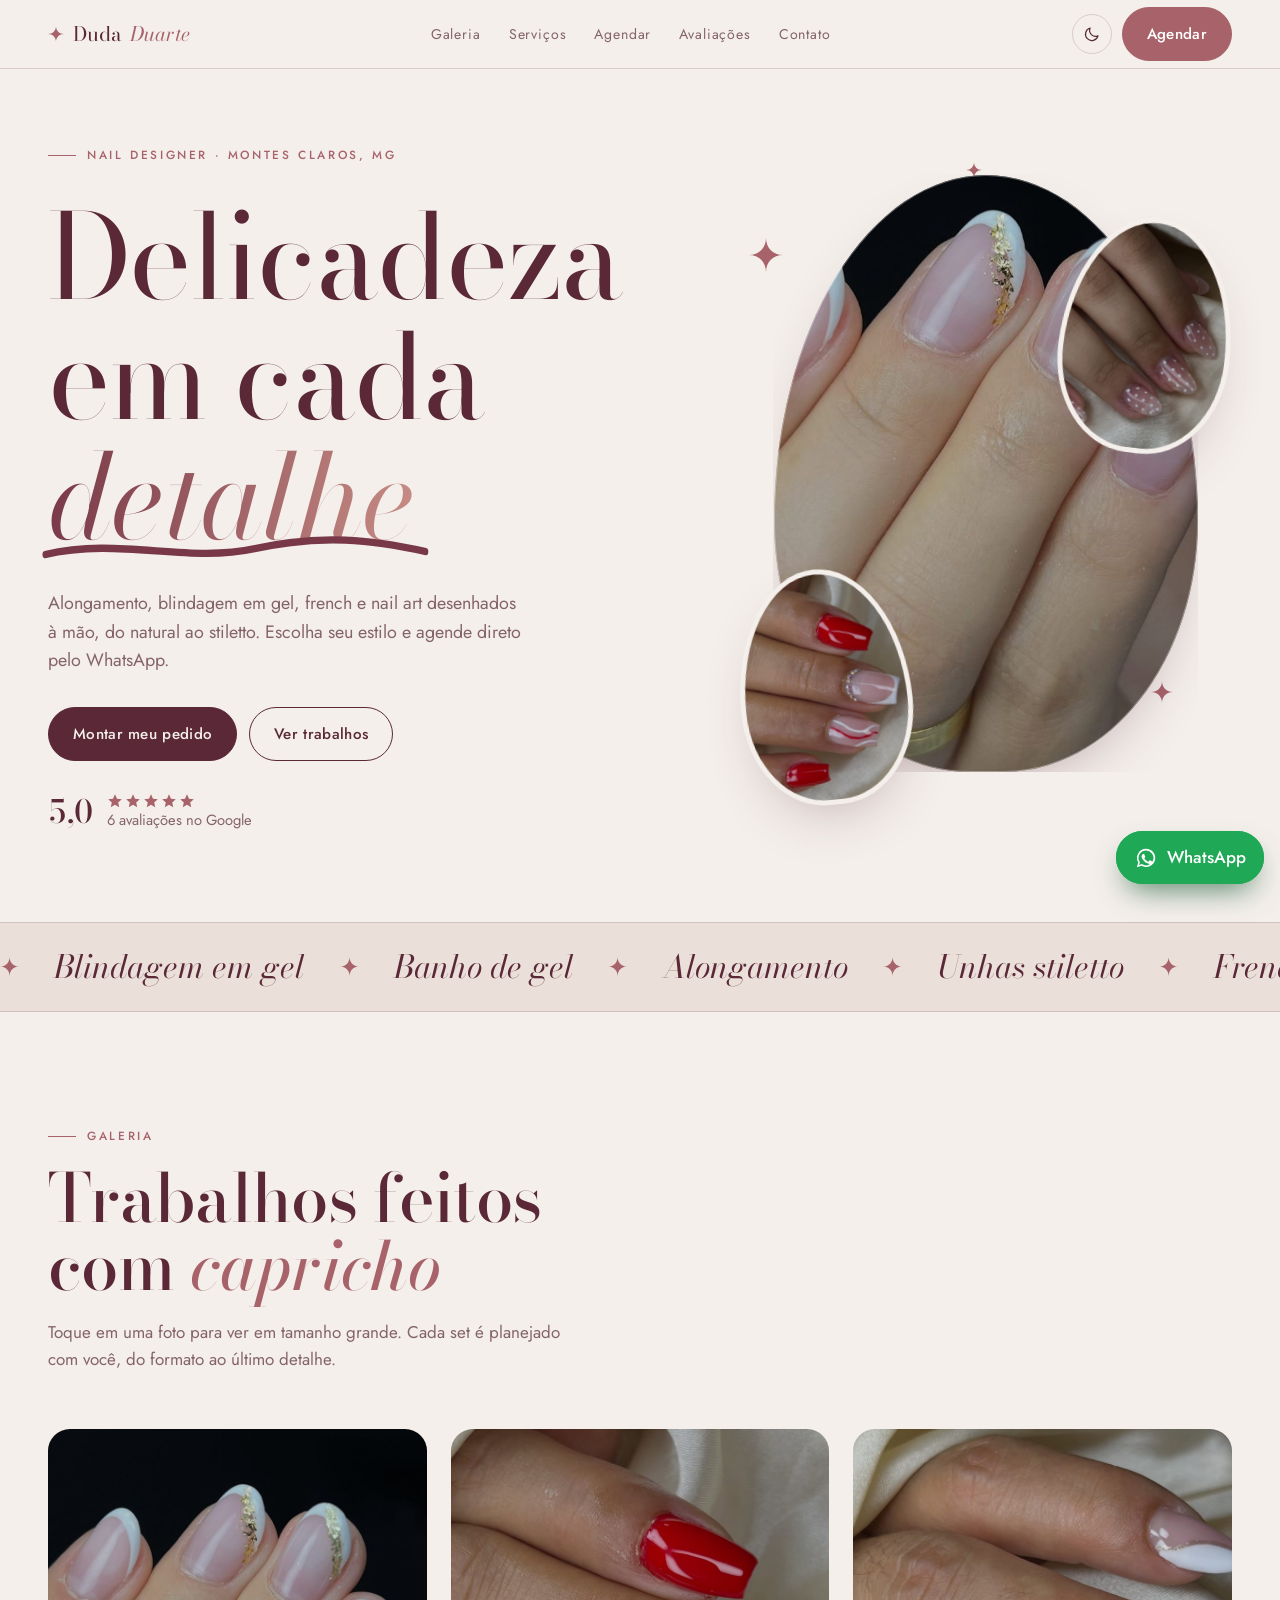
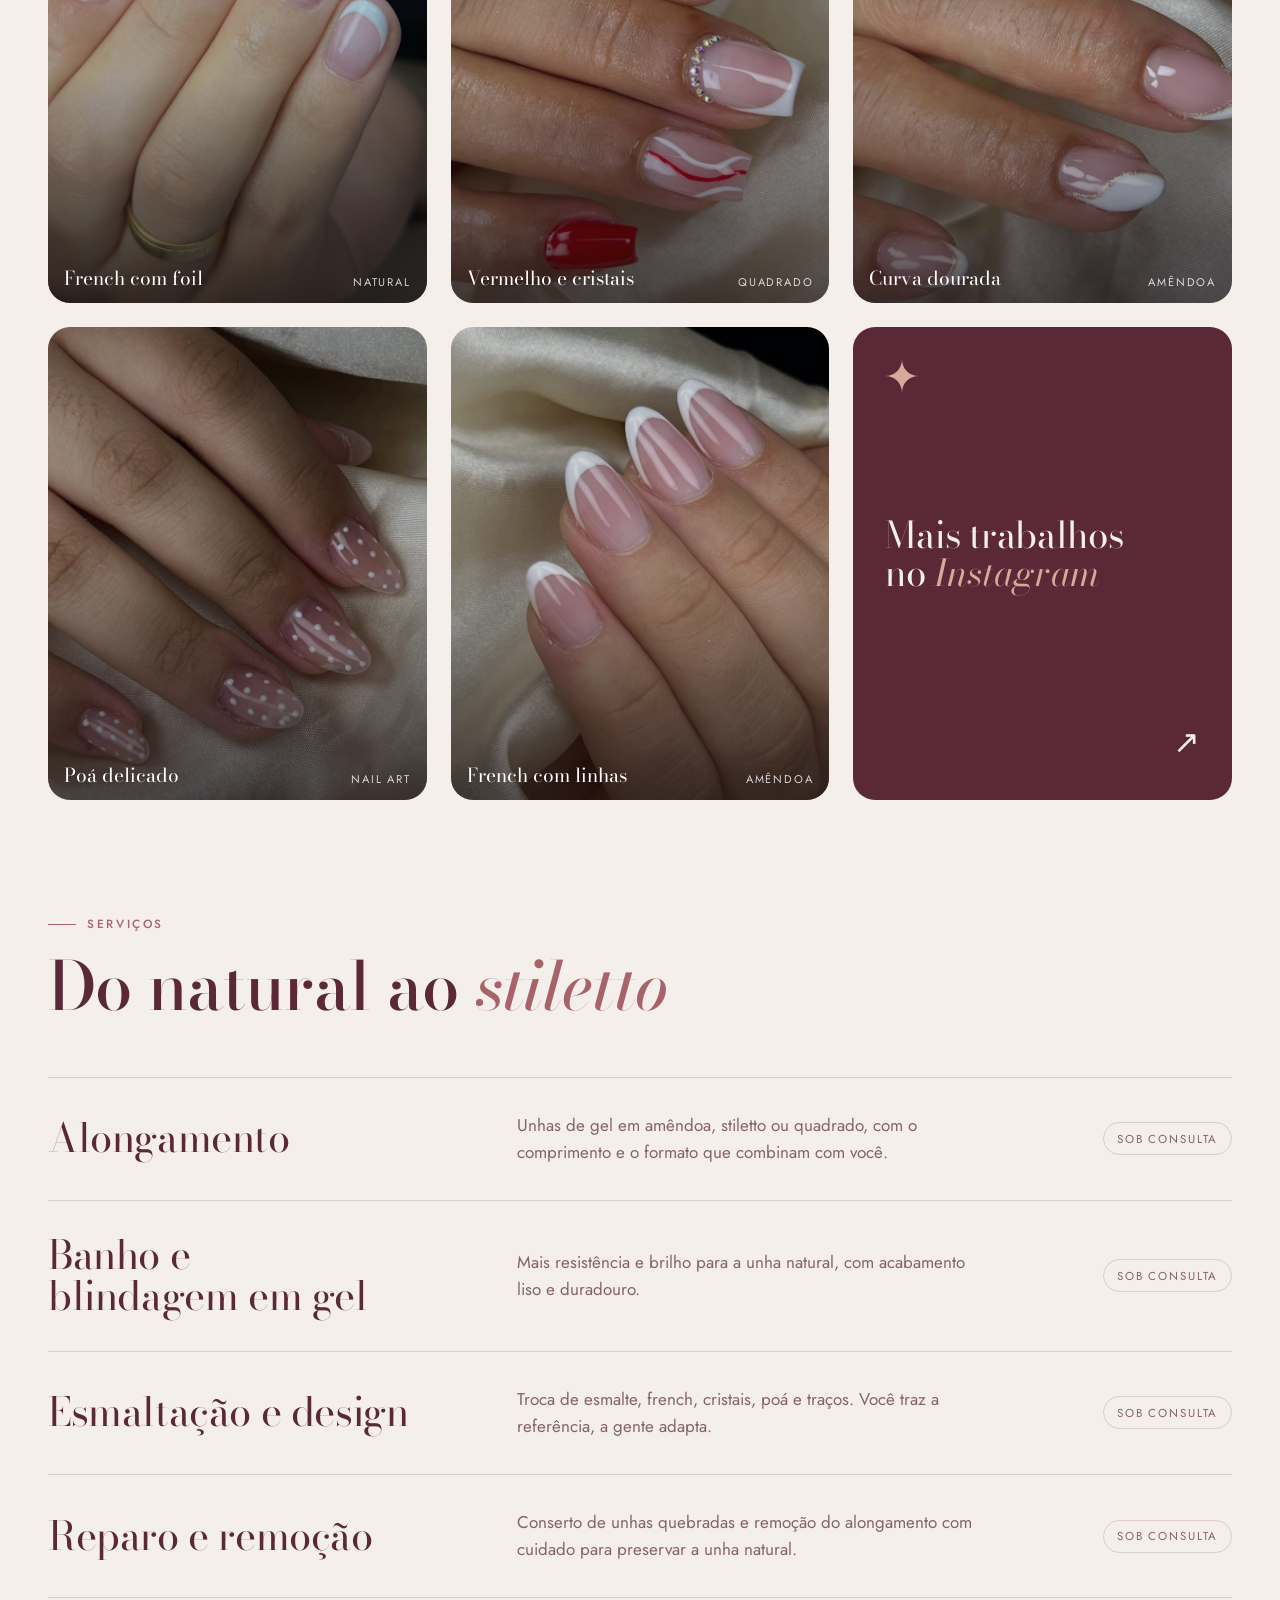
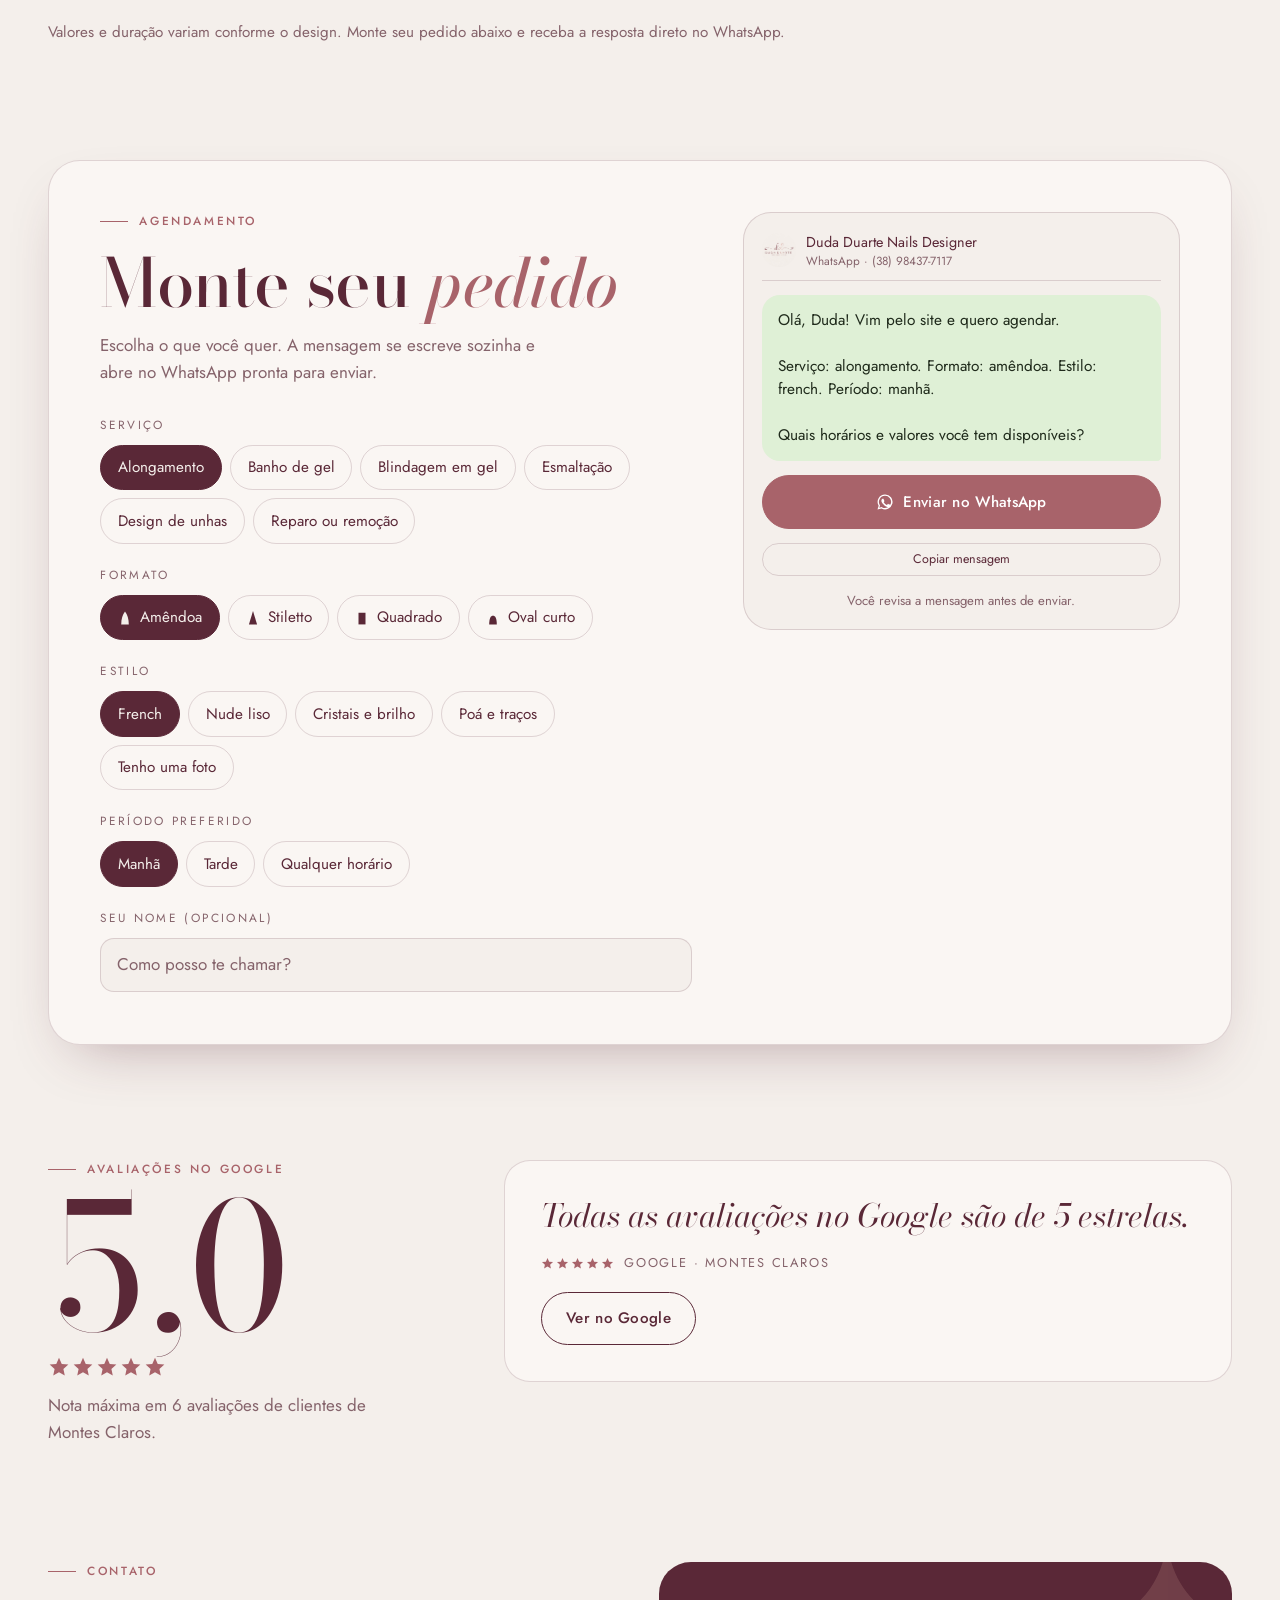
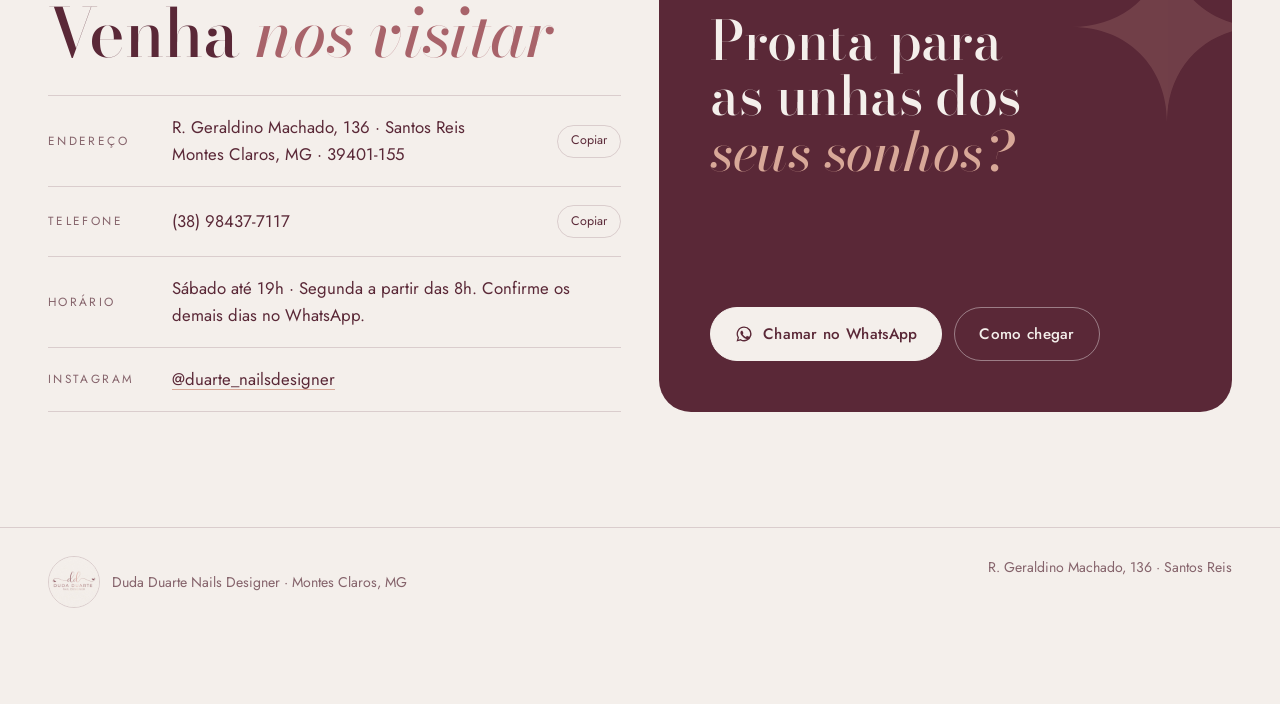
<file: duda-duarte/index.html>
<!doctype html>
<html lang="pt-BR">
<head>
<meta charset="utf-8">
<meta name="viewport" content="width=device-width,initial-scale=1,viewport-fit=cover">
<meta name="description" content="Duda Duarte Nails Designer em Montes Claros, MG. Alongamento, blindagem em gel, french e nail art. Agende pelo WhatsApp.">
<style>:root{color-scheme:light;padding-top:env(safe-area-inset-top,0px);padding-bottom:env(safe-area-inset-bottom,0px)}body{margin:0;font:14px system-ui,sans-serif}img{max-width:100%}[hidden]{display:none!important}</style>
<title>Duda Duarte Nails Designer</title>
<link rel="preconnect" href="https://fonts.googleapis.com">
<link rel="preconnect" href="https://fonts.gstatic.com" crossorigin>
<link rel="stylesheet" href="https://fonts.googleapis.com/css2?family=Bodoni+Moda:ital,opsz,wght@0,6..96,400..700;1,6..96,400..700&family=Jost:wght@300..600&display=swap">
<style>
/* Layout concept: vitrine editorial em tons de nude e ouro. Hero tipografico com retrato em formato amendoa (o formato das unhas), faixa em movimento, galeria, montador de pedido que abre o WhatsApp, avaliacoes reais e contato. */
:root{
  --bg:#F4EFEB;
  --bg-2:#EADFD9;
  --card:#FAF6F3;
  --ink:#5A2837;
  --muted:#85636B;
  --gold:#A8636A;
  --gold-soft:#D8A898;
  --red:#783848;
  --line:rgba(90,40,55,.17);--ga:#783848;--gb:#C98E86;
  --bubble:#DFF0D6;
  --bubble-ink:#1F2A1B;
  --shadow:0 24px 60px -28px rgba(90,40,55,.42);
  --f-display:'Bodoni Moda','Didot','Bodoni 72',Georgia,serif;
  --f-body:'Jost','Helvetica Neue',Arial,sans-serif;
  --gutter:clamp(16px,4vw,48px);
}
@media (prefers-color-scheme:dark){
  :root:not([data-theme="light"]){
    --bg:#2A1219;--bg-2:#371B24;--card:#3F222C;--ink:#F4EFEB;--muted:#D3B6B4;
    --gold:#D8A898;--gold-soft:#B8786F;--red:#D89898;--line:rgba(244,239,235,.16);--ga:#EDC3B4;--gb:#D89898;
    --bubble:#2B4533;--bubble-ink:#E7F4E4;--shadow:0 24px 60px -28px rgba(0,0,0,.8);
    color-scheme:dark;
  }
}
:root[data-theme="dark"]{
  --bg:#2A1219;--bg-2:#371B24;--card:#3F222C;--ink:#F4EFEB;--muted:#D3B6B4;
  --gold:#D8A898;--gold-soft:#B8786F;--red:#D89898;--line:rgba(244,239,235,.16);--ga:#EDC3B4;--gb:#D89898;
  --bubble:#2B4533;--bubble-ink:#E7F4E4;--shadow:0 24px 60px -28px rgba(0,0,0,.8);
  color-scheme:dark;
}

*{box-sizing:border-box}
html{scroll-behavior:smooth;scroll-padding-top:84px}
body{
  background:var(--bg);color:var(--ink);font-family:var(--f-body);font-size:17px;line-height:1.6;
  padding-inline:var(--gutter);overflow-x:clip;-webkit-font-smoothing:antialiased;
}
img{display:block}
a{color:inherit}
button{font:inherit;color:inherit;cursor:pointer}
:focus-visible{outline:2px solid var(--gold);outline-offset:3px;border-radius:6px}
.wrap{max-width:1200px;margin-inline:auto}
h1,h2,h3{font-family:var(--f-display);font-weight:500;line-height:1.02;margin:0;text-wrap:balance;letter-spacing:-.01em}
p{margin:0;text-wrap:pretty}
.eyebrow{font-size:.74rem;letter-spacing:.22em;text-transform:uppercase;color:var(--gold);font-weight:500;display:flex;align-items:center;gap:.7rem}
.eyebrow::before{content:"";width:28px;height:1px;background:currentColor}
.spark{width:1em;height:1em;fill:currentColor;flex:none}

/* ---------- header ---------- */
.top{
  position:sticky;top:env(safe-area-inset-top,0px);z-index:40;
  margin-inline:calc(var(--gutter) * -1);padding-inline:var(--gutter);
  background:color-mix(in srgb,var(--bg) 84%,transparent);
  -webkit-backdrop-filter:blur(14px);backdrop-filter:blur(14px);
  border-bottom:1px solid var(--line);
}
.top .wrap{display:flex;align-items:center;justify-content:space-between;gap:16px;min-height:68px}
.brand{font-family:var(--f-display);font-size:1.25rem;text-decoration:none;display:flex;align-items:center;gap:.55rem;white-space:nowrap}
.brand i{font-style:italic;color:var(--gold)}
.brand .spark{color:var(--gold);width:.8em;height:.8em}
nav{display:flex;gap:28px}
nav a{text-decoration:none;font-size:.88rem;letter-spacing:.06em;color:var(--muted);transition:color .2s}
nav a:hover{color:var(--ink)}
.actions{display:flex;align-items:center;gap:10px}
.icon-btn{width:40px;height:40px;border-radius:50%;border:1px solid var(--line);background:transparent;display:grid;place-items:center;transition:background .2s,transform .2s}
.icon-btn:hover{background:var(--bg-2);transform:rotate(18deg)}
.icon-btn svg{width:18px;height:18px;fill:none;stroke:currentColor;stroke-width:1.6;stroke-linecap:round;stroke-linejoin:round}
.btn{
  display:inline-flex;align-items:center;justify-content:center;gap:.6rem;
  padding:.85rem 1.5rem;border-radius:999px;border:1px solid var(--ink);
  background:var(--ink);color:var(--bg);text-decoration:none;font-weight:500;font-size:.95rem;letter-spacing:.02em;
  transition:transform .25s,background .25s,color .25s,box-shadow .25s;position:relative;overflow:hidden;
}
.btn:hover{transform:translateY(-2px);box-shadow:0 12px 26px -12px rgba(0,0,0,.5)}
.btn.ghost{background:transparent;color:var(--ink)}
.btn.ghost:hover{background:var(--ink);color:var(--bg)}
.btn.gold{background:var(--gold);border-color:var(--gold);color:#fff}
:root[data-theme="dark"] .btn.gold{color:#201313}
@media (prefers-color-scheme:dark){:root:not([data-theme="light"]) .btn.gold{color:#201313}}
.btn svg{width:18px;height:18px;fill:currentColor}
@media (max-width:760px){nav{display:none}}

/* ---------- hero ---------- */
.hero{
  display:grid;grid-template-columns:1.12fr .88fr;gap:clamp(28px,5vw,80px);align-items:center;
  padding-block:clamp(36px,6vw,84px) clamp(48px,7vw,96px);
}
.hero-copy{display:flex;flex-direction:column;gap:clamp(20px,3vw,32px);min-width:0}
h1{font-size:clamp(3.1rem,9.2vw,8rem);font-weight:400}
h1 em{font-style:italic;color:var(--gold);position:relative;display:inline-block;white-space:nowrap}
h1 em svg{position:absolute;left:-2%;bottom:-.08em;width:104%;height:.3em;overflow:visible;pointer-events:none}
h1 em path{stroke:var(--red);stroke-width:5;fill:none;stroke-linecap:round;stroke-dasharray:420;stroke-dashoffset:420;animation:draw 1.3s .9s cubic-bezier(.6,0,.2,1) forwards}
.lede{max-width:46ch;font-size:1.12rem;color:var(--muted)}
.cta-row{display:flex;flex-wrap:wrap;gap:12px}
.proof{display:flex;align-items:center;gap:14px;flex-wrap:wrap;font-size:.92rem;color:var(--muted)}
.proof b{font-family:var(--f-display);font-size:2rem;font-weight:500;color:var(--ink);line-height:1;font-variant-numeric:tabular-nums}
.stars{display:flex;gap:2px;color:var(--gold)}
.stars svg{width:16px;height:16px;fill:currentColor}

.stage{position:relative;aspect-ratio:4/5.1;width:100%;max-width:500px;justify-self:center;--px:0;--py:0}
.almond{border-radius:50% 50% 46% 46% / 58% 58% 42% 42%;overflow:hidden}
.stage .main{
  position:absolute;inset:0 7% 5% 7%;box-shadow:var(--shadow);background:var(--bg-2);
  transform:translate3d(calc(var(--px) * 8px),calc(var(--py) * 8px),0);
}
.stage .main img{width:100%;height:100%;object-fit:cover;object-position:56% 30%;transform:scale(1.08)}
.stage .main::after{content:"";position:absolute;inset:0;border-radius:inherit;box-shadow:inset 0 0 0 1px rgba(255,255,255,.35)}
.float{
  position:absolute;width:35%;aspect-ratio:3/4.1;border:5px solid var(--bg);box-shadow:var(--shadow);background:var(--bg-2);
  will-change:transform;
}
.float img{width:100%;height:100%;object-fit:cover}
.f1{left:0;bottom:0;transform:translate3d(calc(var(--px) * -18px),calc(var(--p,0) * -46px + var(--py) * -12px),0) rotate(-6deg)}
.f2{right:0;top:7%;transform:translate3d(calc(var(--px) * 18px),calc(var(--p,0) * 34px + var(--py) * 12px),0) rotate(7deg)}
.f1 img{object-position:44% 60%}
.f2 img{object-position:50% 50%}
.twinkle{position:absolute;color:var(--gold);animation:twinkle 3.4s ease-in-out infinite}
.twinkle svg{width:100%;height:100%;fill:currentColor;display:block}
.tw1{width:34px;height:34px;left:2%;top:10%}
.tw2{width:22px;height:22px;right:12%;bottom:16%;animation-delay:1.1s}
.tw3{width:16px;height:16px;left:46%;top:-2%;animation-delay:2s}
@media (max-width:860px){.hero{grid-template-columns:1fr}.stage{max-width:420px}}

/* load-in sequence */
.hero-copy>*{animation:rise .9s cubic-bezier(.2,.7,.2,1) both}
.hero-copy>*:nth-child(1){animation-delay:.05s}
.hero-copy>*:nth-child(2){animation-delay:.18s}
.hero-copy>*:nth-child(3){animation-delay:.34s}
.hero-copy>*:nth-child(4){animation-delay:.46s}
.hero-copy>*:nth-child(5){animation-delay:.58s}
.stage .main{animation:arch 1.3s .15s cubic-bezier(.2,.7,.2,1) both}
.float{animation:pop .9s cubic-bezier(.2,.8,.2,1) both}
.f1{animation-delay:.7s}.f2{animation-delay:.85s}

@keyframes rise{from{opacity:0;transform:translateY(26px)}to{opacity:1;transform:none}}
@keyframes arch{from{opacity:0;clip-path:inset(18% 10% 0 10% round 50%)}to{opacity:1;clip-path:inset(0 0 0 0 round 0)}}
@keyframes pop{from{opacity:0;scale:.7}to{opacity:1;scale:1}}
@keyframes draw{to{stroke-dashoffset:0}}
@keyframes twinkle{0%,100%{opacity:.25;scale:.6;rotate:0deg}50%{opacity:1;scale:1.1;rotate:45deg}}
@keyframes slide{to{transform:translateX(-50%)}}

/* ---------- marquee ---------- */
.band{margin-inline:calc(var(--gutter) * -1);border-block:1px solid var(--line);background:var(--bg-2);overflow:hidden}
.track{display:flex;width:max-content;animation:slide 38s linear infinite}
.band:hover .track{animation-play-state:paused}
.track span{
  display:flex;align-items:center;gap:2.2rem;padding:1.15rem 1.1rem 1.15rem 0;
  font-family:var(--f-display);font-style:italic;font-size:clamp(1.3rem,2.6vw,2rem);white-space:nowrap
}
.track .spark{color:var(--gold);width:.6em;height:.6em}

/* ---------- section scaffolding ---------- */
section{padding-block:clamp(64px,9vw,120px)}
.head{display:flex;flex-direction:column;gap:18px;margin-bottom:clamp(32px,5vw,56px);max-width:760px}
h2{font-size:clamp(2.2rem,5.4vw,4.2rem)}
h2 em{font-style:italic;color:var(--gold)}
.head p{color:var(--muted);max-width:52ch}

/* progressive scroll reveal: always visible at rest, only shifts */
@supports (animation-timeline:view()){
  .reveal{animation:reveal linear backwards;animation-timeline:view();animation-range:entry 0% entry 55%}
}
@keyframes reveal{from{opacity:.35;transform:translateY(40px)}to{opacity:1;transform:none}}

/* ---------- gallery ---------- */
.grid{display:grid;grid-template-columns:repeat(3,minmax(0,1fr));gap:clamp(12px,2vw,24px)}
.tile{
  position:relative;aspect-ratio:4/5;border-radius:22px;overflow:hidden;border:0;padding:0;text-align:left;
  background:var(--bg-2);isolation:isolate;
}
.tile img{width:100%;height:100%;object-fit:cover;transition:transform .9s cubic-bezier(.2,.7,.2,1)}
.tile:hover img{transform:scale(1.07)}
.tile::after{content:"";position:absolute;inset:0;background:linear-gradient(to top,rgba(20,10,10,.72),transparent 48%);z-index:1;opacity:.9;transition:opacity .3s}
.tile figcaption,.tile .cap{
  position:absolute;left:16px;right:16px;bottom:14px;z-index:2;color:#fff;
  display:flex;justify-content:space-between;align-items:flex-end;gap:10px;
  font-family:var(--f-display);font-size:1.2rem;line-height:1.15;
}
.tile .cap small{font-family:var(--f-body);font-size:.7rem;letter-spacing:.16em;text-transform:uppercase;opacity:.8;white-space:nowrap}
.tile.insta{
  background:var(--ink);color:var(--bg);display:flex;flex-direction:column;justify-content:space-between;
  padding:clamp(18px,3vw,32px);text-decoration:none;aspect-ratio:4/5;
}
.tile.insta::after{display:none}
.tile.insta h3{font-size:clamp(1.6rem,3vw,2.3rem);font-weight:400}
.tile.insta h3 em{color:var(--gold-soft)}
.tile.insta .arrow{font-size:2rem;transition:transform .3s;align-self:flex-end}
.tile.insta:hover .arrow{transform:translate(6px,-6px)}
.tile.insta .spark{width:34px;height:34px;color:var(--gold-soft);animation:twinkle 3.4s ease-in-out infinite}
@media (max-width:760px){.grid{grid-template-columns:repeat(2,minmax(0,1fr))}.tile .cap small{display:none}.tile figcaption,.tile .cap{font-size:1rem}}

/* lightbox */
.lb[hidden]{display:none!important}
.lb{position:fixed;inset:0;z-index:80;background:rgba(14,8,8,.9);display:grid;place-items:center;padding:calc(env(safe-area-inset-top,0px) + 20px) 16px calc(env(safe-area-inset-bottom,0px) + 20px)}
.lb-inner{display:flex;flex-direction:column;align-items:center;gap:14px;max-width:min(92vw,720px);max-height:100%;animation:pop .35s ease both}
.lb img{max-width:100%;max-height:calc(100dvh - 190px);border-radius:18px;object-fit:contain}
.lb p{color:#fff;font-family:var(--f-display);font-size:1.3rem;text-align:center}
.lb .ctrl{display:flex;gap:10px}
.lb button{width:46px;height:46px;border-radius:50%;border:1px solid rgba(255,255,255,.35);background:rgba(255,255,255,.08);color:#fff;font-size:1.2rem}
.lb button:hover{background:rgba(255,255,255,.2)}

/* ---------- services ---------- */
.svc{display:flex;flex-direction:column;border-top:1px solid var(--line)}
.row{
  display:grid;grid-template-columns:minmax(0,1.1fr) minmax(0,1.4fr) auto;gap:clamp(12px,3vw,40px);align-items:center;
  padding:clamp(22px,3vw,34px) 0;border-bottom:1px solid var(--line);position:relative;isolation:isolate;
}
.row::before{content:"";position:absolute;inset:0 calc(var(--gutter) * -1);background:var(--bg-2);z-index:-1;transform:scaleY(0);transform-origin:bottom;transition:transform .45s cubic-bezier(.2,.7,.2,1)}
.row:hover::before{transform:scaleY(1)}
.row h3{font-size:clamp(1.6rem,3.2vw,2.5rem);font-weight:400;transition:transform .4s,color .3s}
.row:hover h3{transform:translateX(10px);color:var(--gold)}
.row p{color:var(--muted);max-width:46ch}
.tag{font-size:.72rem;letter-spacing:.16em;text-transform:uppercase;border:1px solid var(--line);border-radius:999px;padding:.4rem .8rem;white-space:nowrap;color:var(--muted)}
.note{margin-top:22px;color:var(--muted);font-size:.95rem}
@media (max-width:760px){.row{grid-template-columns:1fr}.tag{justify-self:start}}

/* ---------- builder ---------- */
.build{
  display:grid;grid-template-columns:minmax(0,1.15fr) minmax(0,.85fr);gap:clamp(24px,4vw,64px);align-items:start;
  background:var(--card);border:1px solid var(--line);border-radius:32px;padding:clamp(20px,4vw,52px);box-shadow:var(--shadow);
}
.build h2{margin-bottom:10px}
.field{border:0;padding:0;margin:0 0 22px;min-width:0}
.field legend,.field label.l{font-size:.74rem;letter-spacing:.2em;text-transform:uppercase;color:var(--muted);margin-bottom:10px;padding:0;display:block}
.chips{display:flex;flex-wrap:wrap;gap:8px}
.chip{position:relative}
.chip input{position:absolute;opacity:0;inset:0;width:100%;height:100%;margin:0;cursor:pointer}
.chip span{
  display:flex;align-items:center;gap:8px;padding:.6rem 1.05rem;border-radius:999px;border:1px solid var(--line);
  font-size:.95rem;transition:all .2s;background:transparent;
}
.chip input:hover+span{border-color:var(--gold)}
.chip input:checked+span{background:var(--ink);color:var(--bg);border-color:var(--ink)}
.chip input:focus-visible+span{outline:2px solid var(--gold);outline-offset:3px}
.chip svg{width:14px;height:20px;fill:currentColor;flex:none}
.text{width:100%;padding:.8rem 1rem;border-radius:14px;border:1px solid var(--line);background:var(--bg);color:var(--ink);font:inherit}
.text::placeholder{color:var(--muted)}
.phone{
  background:var(--bg);border:1px solid var(--line);border-radius:28px;padding:18px;display:flex;flex-direction:column;gap:14px;min-width:0;
  position:sticky;top:96px;
}
.phone .bar{display:flex;align-items:center;gap:10px;font-size:.9rem;padding-bottom:12px;border-bottom:1px solid var(--line)}
.phone .av{width:34px;height:34px;border-radius:50%;background:var(--gold);color:#fff;display:grid;place-items:center;font-family:var(--f-display);font-size:1rem;flex:none}
.phone .bar small{display:block;color:var(--muted);font-size:.74rem;line-height:1.2}
.bubble{
  background:var(--bubble);color:var(--bubble-ink);padding:14px 16px;border-radius:18px 18px 4px 18px;
  font-size:.96rem;line-height:1.5;align-self:flex-end;max-width:100%;overflow-wrap:anywhere;transition:opacity .2s
}
.bubble.swap{opacity:.4}
.phone .btn{width:100%}
.mini{font-size:.82rem;color:var(--muted);text-align:center}
@media (max-width:900px){.build{grid-template-columns:1fr}.phone{position:static}}

/* ---------- reviews ---------- */
.rev{display:grid;grid-template-columns:minmax(0,.7fr) minmax(0,1.3fr);gap:clamp(28px,5vw,80px);align-items:start}
.score{display:flex;flex-direction:column;gap:14px;position:sticky;top:100px}
.score b{font-family:var(--f-display);font-weight:400;font-size:clamp(6rem,15vw,11rem);line-height:.85;font-variant-numeric:tabular-nums}
.score .stars svg{width:22px;height:22px}
.score p{color:var(--muted)}
.quotes{display:flex;flex-direction:column;gap:18px}
.q{background:var(--card);border:1px solid var(--line);border-radius:26px;padding:clamp(22px,3vw,36px);display:flex;flex-direction:column;gap:18px;transition:transform .35s}
.q:nth-child(2){margin-left:clamp(0px,5vw,64px)}
.q:hover{transform:translateY(-4px) rotate(-.4deg)}
.q blockquote{margin:0;font-family:var(--f-display);font-size:clamp(1.35rem,2.6vw,2rem);line-height:1.2;font-style:italic}
.q cite{font-style:normal;font-size:.8rem;letter-spacing:.14em;text-transform:uppercase;color:var(--muted);display:flex;align-items:center;gap:10px}
.q cite .stars svg{width:13px;height:13px}
@media (max-width:860px){.rev{grid-template-columns:1fr}.score{position:static}.q:nth-child(2){margin-left:0}}

/* ---------- contact ---------- */
.contact{display:grid;grid-template-columns:minmax(0,1fr) minmax(0,1fr);gap:clamp(20px,3vw,40px)}
.info{display:flex;flex-direction:column;gap:0;border-top:1px solid var(--line)}
.info div{display:grid;grid-template-columns:110px minmax(0,1fr) auto;gap:14px;align-items:center;padding:18px 0;border-bottom:1px solid var(--line)}
.info dt{font-size:.74rem;letter-spacing:.2em;text-transform:uppercase;color:var(--muted)}
.info dd{margin:0;font-size:1.05rem;overflow-wrap:anywhere}
.copy{border:1px solid var(--line);background:transparent;border-radius:999px;padding:.35rem .8rem;font-size:.78rem;transition:background .2s}
.copy:hover{background:var(--bg-2)}
.big{
  background:var(--ink);color:var(--bg);border-radius:32px;padding:clamp(26px,4vw,52px);display:flex;flex-direction:column;justify-content:space-between;gap:28px;min-width:0;position:relative;overflow:hidden;
}
.big h2{font-size:clamp(2rem,4.4vw,3.4rem)}
.big h2 em{color:var(--gold-soft)}
.big .cta-row .btn.ghost{color:var(--bg);border-color:rgba(255,255,255,.4)}
.big .cta-row .btn.ghost:hover{background:var(--bg);color:var(--ink)}
.big .btn.light{background:var(--bg);color:var(--ink);border-color:var(--bg)}
.big .spark.bg{position:absolute;right:-30px;top:-30px;width:190px;height:190px;color:var(--gold-soft);opacity:.18;animation:spin 24s linear infinite}
@keyframes spin{to{rotate:360deg}}
@media (max-width:860px){.contact{grid-template-columns:1fr}.info div{grid-template-columns:90px minmax(0,1fr) auto}}

footer{border-top:1px solid var(--line);margin-inline:calc(var(--gutter) * -1);padding:28px var(--gutter) 96px;color:var(--muted);font-size:.88rem}
footer .wrap{display:flex;justify-content:space-between;flex-wrap:wrap;gap:10px}

.phone .av{overflow:hidden;background:var(--bg-2)}
.phone .av img{width:100%;height:100%;object-fit:cover}
.flogo{width:52px;height:52px;border-radius:50%;object-fit:cover;border:1px solid var(--line)}
.info dd a{text-decoration:underline;text-decoration-color:var(--gold-soft);text-underline-offset:4px}
.q .btn{align-self:flex-start}
h1 em{color:transparent;background:linear-gradient(95deg,var(--ga),var(--gb));-webkit-background-clip:text;background-clip:text;padding-right:.06em}
/* floating whatsapp */
.fab{
  position:fixed;right:max(16px,env(safe-area-inset-right,0px));bottom:calc(16px + env(safe-area-inset-bottom,0px));z-index:50;
  display:flex;align-items:center;gap:10px;padding:.8rem 1.15rem;border-radius:999px;background:#1FA855;color:#fff;text-decoration:none;font-weight:500;
  box-shadow:0 14px 30px -10px rgba(10,80,40,.7);transition:transform .25s;
}
.fab:hover{transform:translateY(-3px) scale(1.03)}
.fab svg{width:22px;height:22px;fill:currentColor}
.fab::before{content:"";position:absolute;inset:0;border-radius:inherit;border:2px solid #1FA855;animation:ping 2.6s ease-out infinite}
@keyframes ping{0%{opacity:.8;scale:1}100%{opacity:0;scale:1.35}}
@media (max-width:520px){.fab span{display:none}.fab{padding:.9rem}}

@media (prefers-reduced-motion:reduce){
  *,*::before,*::after{animation-duration:.01ms!important;animation-iteration-count:1!important;animation-delay:0s!important;transition-duration:.01ms!important;scroll-behavior:auto!important}
  .track{animation:none}
  h1 em path{stroke-dashoffset:0}
}
</style>

</head>
<body>
<svg width="0" height="0" style="position:absolute" aria-hidden="true">
  <symbol id="sp" viewBox="0 0 24 24"><path d="M12 0C12 7 17 12 24 12C17 12 12 17 12 24C12 17 7 12 0 12C7 12 12 7 12 0Z"/></symbol>
  <symbol id="st" viewBox="0 0 24 24"><path d="M12 2l3 6.6 7.2.8-5.4 4.9 1.5 7.1L12 17.6 5.7 21.4l1.5-7.1L1.8 9.4l7.2-.8z"/></symbol>
  <symbol id="wa" viewBox="0 0 24 24"><path d="M12.04 2a9.9 9.9 0 0 0-8.5 14.9L2 22l5.25-1.5A9.9 9.9 0 1 0 12.04 2zm0 1.8a8.1 8.1 0 1 1-4.2 15.04l-.3-.18-3.1.9.92-3-.2-.32A8.1 8.1 0 0 1 12.04 3.8zm-3.1 3.9c-.2 0-.5.07-.75.35-.26.28-1 1-1 2.4s1.03 2.8 1.17 3c.15.2 2 3.2 4.95 4.4 2.45.97 2.95.78 3.48.73.53-.05 1.7-.7 1.95-1.37.24-.68.24-1.26.17-1.38-.07-.12-.26-.2-.55-.34-.3-.15-1.7-.84-1.97-.94-.26-.1-.46-.15-.65.15-.2.3-.74.94-.9 1.13-.17.2-.34.22-.63.07-.3-.15-1.22-.45-2.32-1.43-.86-.76-1.44-1.7-1.6-2-.18-.3-.02-.45.13-.6.13-.13.3-.34.43-.5.15-.17.2-.3.3-.5.1-.2.05-.37-.03-.52-.07-.15-.65-1.6-.9-2.18-.23-.56-.47-.48-.65-.49z"/></symbol>
</svg>

<header class="top">
  <div class="wrap">
    <a class="brand" href="#topo" aria-label="Duda Duarte Nails Designer"><svg class="spark"><use href="#sp"/></svg>Duda <i>Duarte</i></a>
    <nav aria-label="Seções">
      <a href="#galeria">Galeria</a>
      <a href="#servicos">Serviços</a>
      <a href="#agendar">Agendar</a>
      <a href="#avaliacoes">Avaliações</a>
      <a href="#contato">Contato</a>
    </nav>
    <div class="actions">
      <button class="icon-btn" id="theme" aria-label="Alternar tema claro e escuro" type="button">
        <svg viewBox="0 0 24 24"><path d="M20 14.5A8 8 0 0 1 9.5 4 8.5 8.5 0 1 0 20 14.5z"/></svg>
      </button>
      <a class="btn gold" href="#agendar">Agendar</a>
    </div>
  </div>
</header>

<main id="topo">
  <div class="wrap hero">
    <div class="hero-copy">
      <div class="eyebrow">Nail designer · Montes Claros, MG</div>
      <h1>Delicadeza em cada <em>detalhe<svg viewBox="0 0 400 24" preserveAspectRatio="none" aria-hidden="true"><path d="M4 16C80 4 150 22 220 12S340 6 396 14"/></svg></em></h1>
      <p class="lede">Alongamento, blindagem em gel, french e nail art desenhados à mão, do natural ao stiletto. Escolha seu estilo e agende direto pelo WhatsApp.</p>
      <div class="cta-row">
        <a class="btn" href="#agendar">Montar meu pedido</a>
        <a class="btn ghost" href="#galeria">Ver trabalhos</a>
      </div>
      <div class="proof">
        <b id="count" data-to="5.0">5,0</b>
        <div>
          <div class="stars" aria-label="5 estrelas"><svg><use href="#st"/></svg><svg><use href="#st"/></svg><svg><use href="#st"/></svg><svg><use href="#st"/></svg><svg><use href="#st"/></svg></div>
          6 avaliações no Google
        </div>
      </div>
    </div>

    <div class="stage" id="stage">
      <div class="twinkle tw1"><svg><use href="#sp"/></svg></div>
      <div class="twinkle tw2"><svg><use href="#sp"/></svg></div>
      <div class="twinkle tw3"><svg><use href="#sp"/></svg></div>
      <div class="main almond"><img src="img/french-foil.jpg" alt="Unhas curtas com french branco e detalhe em foil dourado" style="object-position:50% 30%;transform:scale(1.15)" fetchpriority="high"></div>
      <div class="float f1 almond"><img src="img/vermelho-cristais.jpg" alt="Unhas vermelhas com cristais e traços brancos" style="object-position:55% 65%"></div>
      <div class="float f2 almond"><img src="img/poa.jpg" alt="Unhas nude com poá branco" style="object-position:72% 72%"></div>
    </div>
  </div>

  <div class="band" aria-hidden="true">
    <div class="track">
      <span><svg class="spark"><use href="#sp"/></svg>Blindagem em gel<svg class="spark"><use href="#sp"/></svg>Banho de gel<svg class="spark"><use href="#sp"/></svg>Alongamento<svg class="spark"><use href="#sp"/></svg>Unhas stiletto<svg class="spark"><use href="#sp"/></svg>French<svg class="spark"><use href="#sp"/></svg>Design de unhas</span>
      <span><svg class="spark"><use href="#sp"/></svg>Blindagem em gel<svg class="spark"><use href="#sp"/></svg>Banho de gel<svg class="spark"><use href="#sp"/></svg>Alongamento<svg class="spark"><use href="#sp"/></svg>Unhas stiletto<svg class="spark"><use href="#sp"/></svg>French<svg class="spark"><use href="#sp"/></svg>Design de unhas</span>
    </div>
  </div>

  <section id="galeria">
    <div class="wrap">
      <div class="head reveal">
        <div class="eyebrow">Galeria</div>
        <h2>Trabalhos feitos com <em>capricho</em></h2>
        <p>Toque em uma foto para ver em tamanho grande. Cada set é planejado com você, do formato ao último detalhe.</p>
      </div>
      <div class="grid" id="grid">
        <button class="tile reveal" type="button" data-cap="French com detalhe em foil dourado">
          <img src="img/french-foil.jpg" alt="French branco com detalhe em foil dourado" style="object-position:50% 35%" loading="lazy">
          <span class="cap"><span>French com foil</span><small>Natural</small></span>
        </button>
        <button class="tile reveal" type="button" data-cap="Vermelho clássico com cristais e traços">
          <img src="img/vermelho-cristais.jpg" alt="Unhas vermelhas e nude com cristais e traços brancos" style="object-position:50% 60%" loading="lazy">
          <span class="cap"><span>Vermelho e cristais</span><small>Quadrado</small></span>
        </button>
        <button class="tile reveal" type="button" data-cap="Curva branca com contorno dourado">
          <img src="img/curva-dourada.jpg" alt="Unhas amêndoa com curva branca e contorno dourado" style="object-position:55% 60%" loading="lazy">
          <span class="cap"><span>Curva dourada</span><small>Amêndoa</small></span>
        </button>
        <button class="tile reveal" type="button" data-cap="Poá branco sobre base nude">
          <img src="img/poa.jpg" alt="Unhas amêndoa nude com poá branco" style="object-position:65% 70%" loading="lazy">
          <span class="cap"><span>Poá delicado</span><small>Nail art</small></span>
        </button>
        <button class="tile reveal" type="button" data-cap="French com linhas finas">
          <img src="img/french-linhas.jpg" alt="French branco com linhas finas em unhas amêndoa" style="object-position:40% 50%" loading="lazy">
          <span class="cap"><span>French com linhas</span><small>Amêndoa</small></span>
        </button>
        <a class="tile insta reveal" href="https://www.instagram.com/duarte_nailsdesigner" target="_blank" rel="noopener">
          <svg class="spark"><use href="#sp"/></svg>
          <h3>Mais trabalhos no <em>Instagram</em></h3>
          <span class="arrow" aria-hidden="true">↗</span>
        </a>
      </div>
    </div>
  </section>

  <section id="servicos" style="padding-top:0">
    <div class="wrap">
      <div class="head reveal">
        <div class="eyebrow">Serviços</div>
        <h2>Do natural ao <em>stiletto</em></h2>
      </div>
      <div class="svc">
        <div class="row reveal">
          <h3>Alongamento</h3>
          <p>Unhas de gel em amêndoa, stiletto ou quadrado, com o comprimento e o formato que combinam com você.</p>
          <span class="tag">Sob consulta</span>
        </div>
        <div class="row reveal">
          <h3>Banho e blindagem em gel</h3>
          <p>Mais resistência e brilho para a unha natural, com acabamento liso e duradouro.</p>
          <span class="tag">Sob consulta</span>
        </div>
        <div class="row reveal">
          <h3>Esmaltação e design</h3>
          <p>Troca de esmalte, french, cristais, poá e traços. Você traz a referência, a gente adapta.</p>
          <span class="tag">Sob consulta</span>
        </div>
        <div class="row reveal">
          <h3>Reparo e remoção</h3>
          <p>Conserto de unhas quebradas e remoção do alongamento com cuidado para preservar a unha natural.</p>
          <span class="tag">Sob consulta</span>
        </div>
      </div>
      <p class="note">Valores e duração variam conforme o design. Monte seu pedido abaixo e receba a resposta direto no WhatsApp.</p>
    </div>
  </section>

  <section id="agendar" style="padding-top:0">
    <div class="wrap">
      <form class="build reveal" id="form" autocomplete="off">
        <div>
          <div class="eyebrow" style="margin-bottom:18px">Agendamento</div>
          <h2>Monte seu <em>pedido</em></h2>
          <p style="color:var(--muted);margin:14px 0 30px;max-width:46ch">Escolha o que você quer. A mensagem se escreve sozinha e abre no WhatsApp pronta para enviar.</p>

          <fieldset class="field">
            <legend>Serviço</legend>
            <div class="chips">
              <label class="chip"><input type="radio" name="svc" value="alongamento" checked><span>Alongamento</span></label>
              <label class="chip"><input type="radio" name="svc" value="banho de gel"><span>Banho de gel</span></label>
              <label class="chip"><input type="radio" name="svc" value="blindagem em gel"><span>Blindagem em gel</span></label>
              <label class="chip"><input type="radio" name="svc" value="esmaltação"><span>Esmaltação</span></label>
              <label class="chip"><input type="radio" name="svc" value="design de unhas"><span>Design de unhas</span></label>
              <label class="chip"><input type="radio" name="svc" value="reparo ou remoção"><span>Reparo ou remoção</span></label>
            </div>
          </fieldset>

          <fieldset class="field">
            <legend>Formato</legend>
            <div class="chips">
              <label class="chip"><input type="radio" name="shape" value="amêndoa" checked><span><svg viewBox="0 0 24 24"><path d="M12 1C16 6 18.5 14 18.5 23h-13C5.5 14 8 6 12 1z"/></svg>Amêndoa</span></label>
              <label class="chip"><input type="radio" name="shape" value="stiletto"><span><svg viewBox="0 0 24 24"><path d="M12 0l7 23H5z"/></svg>Stiletto</span></label>
              <label class="chip"><input type="radio" name="shape" value="quadrado"><span><svg viewBox="0 0 24 24"><path d="M6 3h12v20H6z"/></svg>Quadrado</span></label>
              <label class="chip"><input type="radio" name="shape" value="oval curto"><span><svg viewBox="0 0 24 24"><path d="M12 8c4 0 6.5 4 6.5 15h-13C5.5 12 8 8 12 8z"/></svg>Oval curto</span></label>
            </div>
          </fieldset>

          <fieldset class="field">
            <legend>Estilo</legend>
            <div class="chips">
              <label class="chip"><input type="radio" name="style" value="french" checked><span>French</span></label>
              <label class="chip"><input type="radio" name="style" value="nude liso"><span>Nude liso</span></label>
              <label class="chip"><input type="radio" name="style" value="cristais e brilho"><span>Cristais e brilho</span></label>
              <label class="chip"><input type="radio" name="style" value="poá e traços"><span>Poá e traços</span></label>
              <label class="chip"><input type="radio" name="style" value="uma referência que vou enviar"><span>Tenho uma foto</span></label>
            </div>
          </fieldset>

          <fieldset class="field">
            <legend>Período preferido</legend>
            <div class="chips">
              <label class="chip"><input type="radio" name="when" value="manhã" checked><span>Manhã</span></label>
              <label class="chip"><input type="radio" name="when" value="tarde"><span>Tarde</span></label>
              <label class="chip"><input type="radio" name="when" value="qualquer horário"><span>Qualquer horário</span></label>
            </div>
          </fieldset>

          <div class="field" style="margin-bottom:0">
            <label class="l" for="nome">Seu nome (opcional)</label>
            <input class="text" id="nome" name="nome" type="text" placeholder="Como posso te chamar?" maxlength="40">
          </div>
        </div>

        <aside class="phone" aria-live="polite">
          <div class="bar"><div class="av"><img src="img/logo.jpg" alt=""></div><div>Duda Duarte Nails Designer<small>WhatsApp · (38) 98437-7117</small></div></div>
          <div class="bubble" id="bubble"></div>
          <a class="btn gold" id="send" href="#" target="_blank" rel="noopener"><svg><use href="#wa"/></svg>Enviar no WhatsApp</a>
          <button class="copy" type="button" id="copymsg">Copiar mensagem</button>
          <p class="mini">Você revisa a mensagem antes de enviar.</p>
        </aside>
      </form>
    </div>
  </section>

  <section id="avaliacoes" style="padding-top:0">
    <div class="wrap rev">
      <div class="score reveal">
        <div class="eyebrow">Avaliações no Google</div>
        <b>5,0</b>
        <div class="stars" aria-label="5 estrelas"><svg><use href="#st"/></svg><svg><use href="#st"/></svg><svg><use href="#st"/></svg><svg><use href="#st"/></svg><svg><use href="#st"/></svg></div>
        <p>Nota máxima em 6 avaliações de clientes de Montes Claros.</p>
      </div>
      <div class="quotes">
        <figure class="q reveal" style="margin:0">
          <blockquote>Todas as avaliações no Google são de 5 estrelas.</blockquote>
          <cite><span class="stars"><svg><use href="#st"/></svg><svg><use href="#st"/></svg><svg><use href="#st"/></svg><svg><use href="#st"/></svg><svg><use href="#st"/></svg></span>Google · Montes Claros</cite>
          <a class="btn ghost" href="https://www.google.com/maps/search/?api=1&query=Duda+Duarte+Nails+Designer+R.+Geraldino+Machado+136+Montes+Claros" target="_blank" rel="noopener">Ver no Google</a>
        </figure>
      </div>
    </div>
  </section>

  <section id="contato" style="padding-top:0">
    <div class="wrap contact">
      <div class="reveal">
        <div class="head" style="margin-bottom:28px">
          <div class="eyebrow">Contato</div>
          <h2>Venha <em>nos visitar</em></h2>
        </div>
        <dl class="info" style="margin:0">
          <div><dt>Endereço</dt><dd id="addr">R. Geraldino Machado, 136 · Santos Reis<br>Montes Claros, MG · 39401-155</dd><button class="copy" type="button" data-copy="R. Geraldino Machado, 136 - Santos Reis, Montes Claros - MG, 39401-155">Copiar</button></div>
          <div><dt>Telefone</dt><dd>(38) 98437-7117</dd><button class="copy" type="button" data-copy="(38) 98437-7117">Copiar</button></div>
          <div><dt>Horário</dt><dd>Sábado até 19h · Segunda a partir das 8h. Confirme os demais dias no WhatsApp.</dd><span></span></div>
          <div><dt>Instagram</dt><dd><a href="https://www.instagram.com/duarte_nailsdesigner" target="_blank" rel="noopener">@duarte_nailsdesigner</a></dd><span></span></div>
        </dl>
      </div>
      <div class="big reveal">
        <svg class="spark bg" aria-hidden="true"><use href="#sp"/></svg>
        <h2>Pronta para as unhas dos <em>seus sonhos?</em></h2>
        <div class="cta-row">
          <a class="btn light" id="wa2" href="https://wa.me/5538984377117" target="_blank" rel="noopener"><svg><use href="#wa"/></svg>Chamar no WhatsApp</a>
          <a class="btn ghost" href="https://www.google.com/maps/search/?api=1&query=Duda+Duarte+Nails+Designer+R.+Geraldino+Machado+136+Montes+Claros" target="_blank" rel="noopener">Como chegar</a>
        </div>
      </div>
    </div>
  </section>
</main>

<footer>
  <div class="wrap"><span style="display:flex;align-items:center;gap:12px"><img class="flogo" src="img/logo.jpg" alt="Logo Duda Duarte Nail Designer">Duda Duarte Nails Designer · Montes Claros, MG</span><span>R. Geraldino Machado, 136 · Santos Reis</span></div>
</footer>

<a class="fab" href="https://wa.me/5538984377117" target="_blank" rel="noopener" aria-label="Chamar no WhatsApp"><svg><use href="#wa"/></svg><span>WhatsApp</span></a>

<div class="lb" id="lb" role="dialog" aria-modal="true" aria-label="Foto ampliada" hidden>
  <div class="lb-inner">
    <img id="lbimg" alt="">
    <p id="lbcap"></p>
    <div class="ctrl">
      <button type="button" id="lbprev" aria-label="Foto anterior">←</button>
      <button type="button" id="lbclose" aria-label="Fechar">✕</button>
      <button type="button" id="lbnext" aria-label="Próxima foto">→</button>
    </div>
  </div>
</div>

<script>
(function(){
  var root=document.documentElement;
  var reduce=window.matchMedia('(prefers-reduced-motion: reduce)').matches;

  /* theme toggle */
  try{var saved=localStorage.getItem('dd-theme');if(saved)root.setAttribute('data-theme',saved);}catch(e){}
  document.getElementById('theme').addEventListener('click',function(){
    var dark=root.getAttribute('data-theme')==='dark'||(!root.getAttribute('data-theme')&&window.matchMedia('(prefers-color-scheme: dark)').matches);
    var next=dark?'light':'dark';
    root.setAttribute('data-theme',next);
    try{localStorage.setItem('dd-theme',next);}catch(e){}
  });

  /* hero parallax + pointer tilt */
  var stage=document.getElementById('stage');
  if(stage&&!reduce){
    var ticking=false;
    function onScroll(){
      if(ticking)return;ticking=true;
      requestAnimationFrame(function(){
        var r=stage.getBoundingClientRect();
        var p=Math.max(-1,Math.min(1,(window.innerHeight/2-(r.top+r.height/2))/window.innerHeight));
        stage.style.setProperty('--p',p.toFixed(3));
        ticking=false;
      });
    }
    window.addEventListener('scroll',onScroll,{passive:true});onScroll();
    stage.addEventListener('pointermove',function(e){
      var r=stage.getBoundingClientRect();
      stage.style.setProperty('--px',(((e.clientX-r.left)/r.width)-.5).toFixed(3));
      stage.style.setProperty('--py',(((e.clientY-r.top)/r.height)-.5).toFixed(3));
    });
    stage.addEventListener('pointerleave',function(){stage.style.setProperty('--px',0);stage.style.setProperty('--py',0);});
  }

  /* rating count-up */
  var c=document.getElementById('count');
  if(c&&!reduce){
    var t0=null,to=parseFloat(c.dataset.to);
    function step(t){
      if(!t0)t0=t;var k=Math.min(1,(t-t0)/1300);
      var v=to*(1-Math.pow(1-k,3));
      c.textContent=v.toFixed(1).replace('.',',');
      if(k<1)requestAnimationFrame(step);
    }
    requestAnimationFrame(step);
  }

  /* lightbox */
  var tiles=[].slice.call(document.querySelectorAll('#grid .tile[data-cap]'));
  var lb=document.getElementById('lb'),lbimg=document.getElementById('lbimg'),lbcap=document.getElementById('lbcap');
  var idx=0,lastFocus=null;
  function show(i){
    idx=(i+tiles.length)%tiles.length;
    var im=tiles[idx].querySelector('img');
    lbimg.src=im.getAttribute('src');lbimg.alt=im.alt;lbcap.textContent=tiles[idx].dataset.cap;
  }
  function open(i){lastFocus=document.activeElement;show(i);lb.hidden=false;document.getElementById('lbclose').focus();}
  function close(){lb.hidden=true;if(lastFocus)lastFocus.focus();}
  tiles.forEach(function(t,i){t.addEventListener('click',function(){open(i);});});
  document.getElementById('lbclose').addEventListener('click',close);
  document.getElementById('lbprev').addEventListener('click',function(){show(idx-1);});
  document.getElementById('lbnext').addEventListener('click',function(){show(idx+1);});
  lb.addEventListener('click',function(e){if(e.target===lb)close();});
  document.addEventListener('keydown',function(e){
    if(lb.hidden)return;
    if(e.key==='Escape')close();
    if(e.key==='ArrowLeft')show(idx-1);
    if(e.key==='ArrowRight')show(idx+1);
  });

  /* order builder -> whatsapp */
  var form=document.getElementById('form'),bubble=document.getElementById('bubble'),send=document.getElementById('send'),wa2=document.getElementById('wa2');
  var PHONE='5538984377117';
  var msg='';
  function val(n){var el=form.querySelector('input[name="'+n+'"]:checked');return el?el.value:'';}
  function build(){
    var nome=form.nome.value.trim();
    var hello='Olá, Duda!'+(nome?' Aqui é '+nome+'.':'')+' Vim pelo site e quero agendar.';
    var body='Serviço: '+val('svc')+'. Formato: '+val('shape')+'. Estilo: '+val('style')+'. Período: '+val('when')+'.';
    msg=hello+'\n\n'+body+'\n\nQuais horários e valores você tem disponíveis?';
    bubble.textContent=msg;
    bubble.style.whiteSpace='pre-line';
    var url='https://wa.me/'+PHONE+'?text='+encodeURIComponent(msg);
    send.href=url;
    wa2.href='https://wa.me/'+PHONE+'?text='+encodeURIComponent(hello);
  }
  form.addEventListener('input',function(){
    bubble.classList.add('swap');build();
    setTimeout(function(){bubble.classList.remove('swap');},120);
  });
  form.addEventListener('submit',function(e){e.preventDefault();});
  build();

  /* copy helpers */
  function copy(text,btn){
    var label=btn.textContent;
    function done(){btn.textContent='Copiado';setTimeout(function(){btn.textContent=label;},1600);}
    function fallback(){
      var ta=document.createElement('textarea');ta.value=text;ta.style.position='fixed';ta.style.opacity='0';
      document.body.appendChild(ta);ta.select();
      try{document.execCommand('copy');done();}catch(e){btn.textContent='Selecione e copie';}
      document.body.removeChild(ta);
    }
    if(navigator.clipboard&&navigator.clipboard.writeText){navigator.clipboard.writeText(text).then(done,fallback);}else{fallback();}
  }
  document.getElementById('copymsg').addEventListener('click',function(){copy(msg,this);});
  [].forEach.call(document.querySelectorAll('[data-copy]'),function(b){b.addEventListener('click',function(){copy(b.dataset.copy,b);});});
})();
</script>
</body>
</html>
</file>
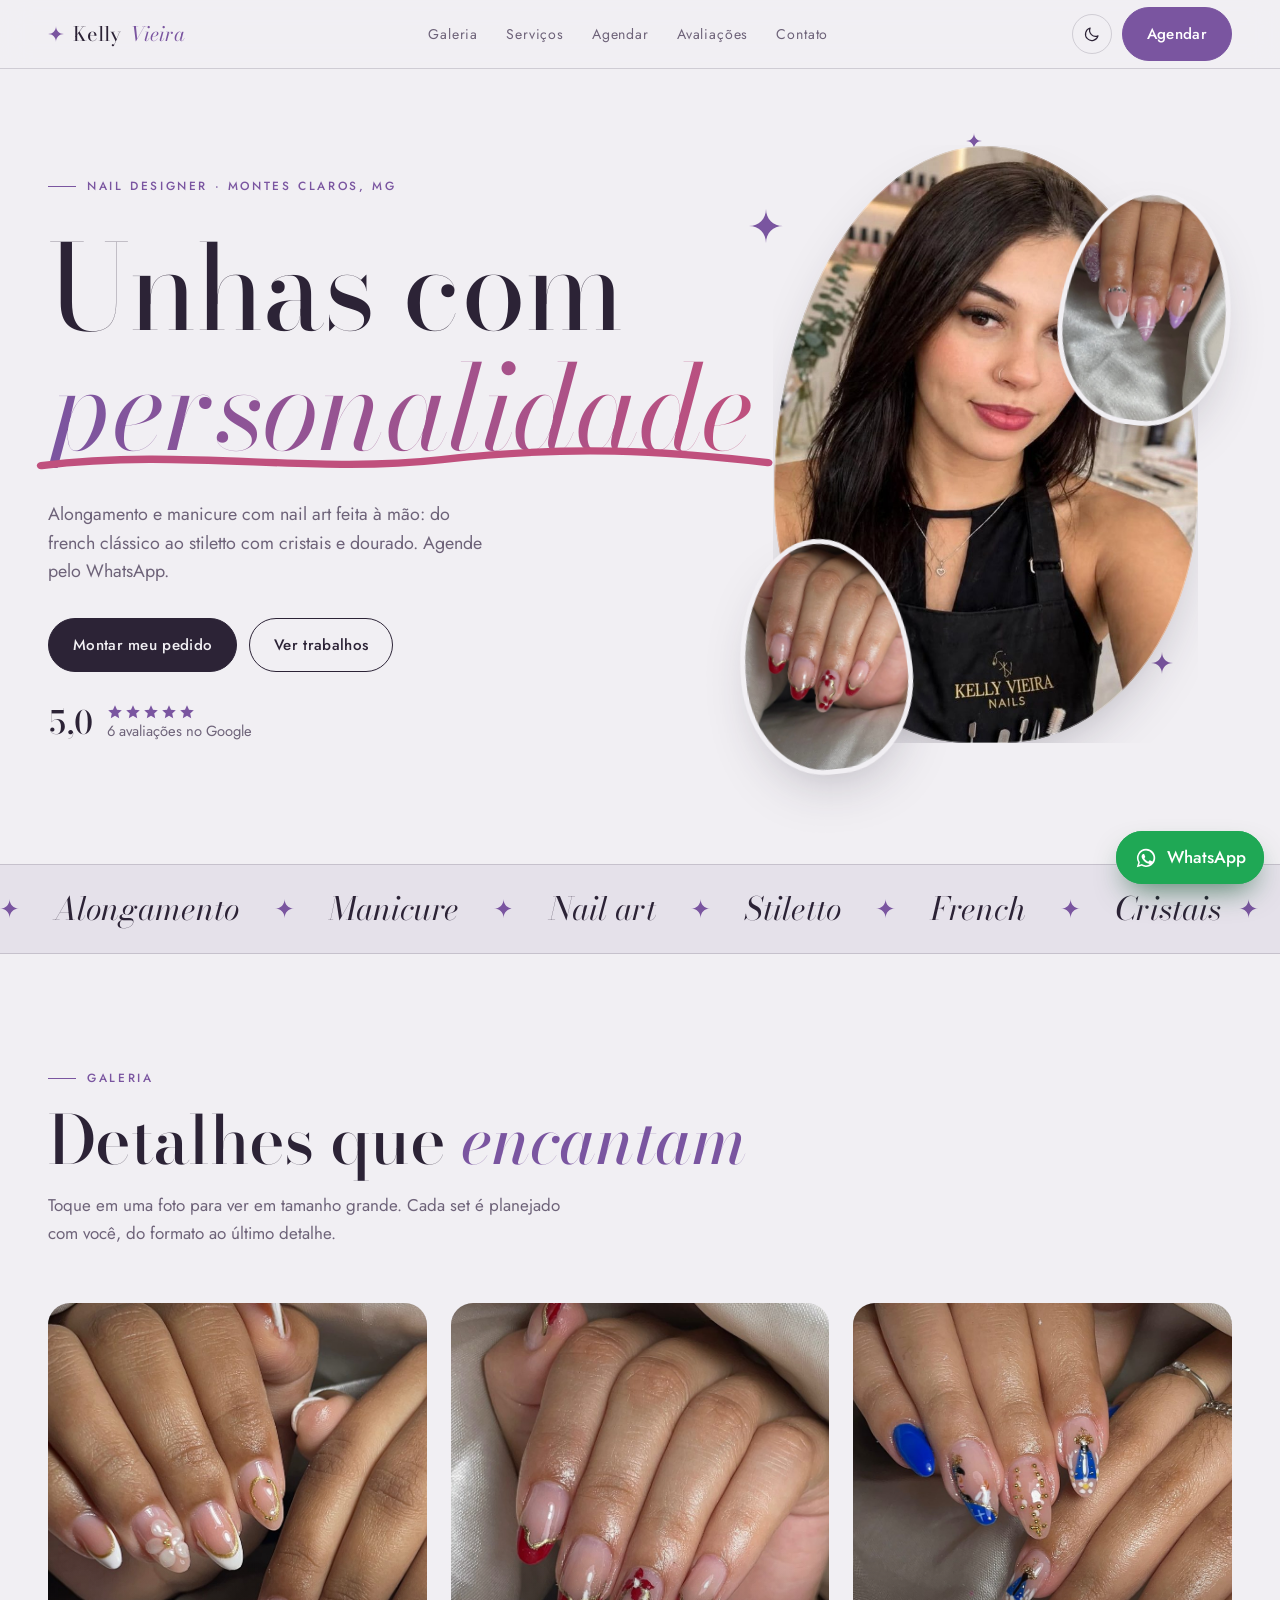
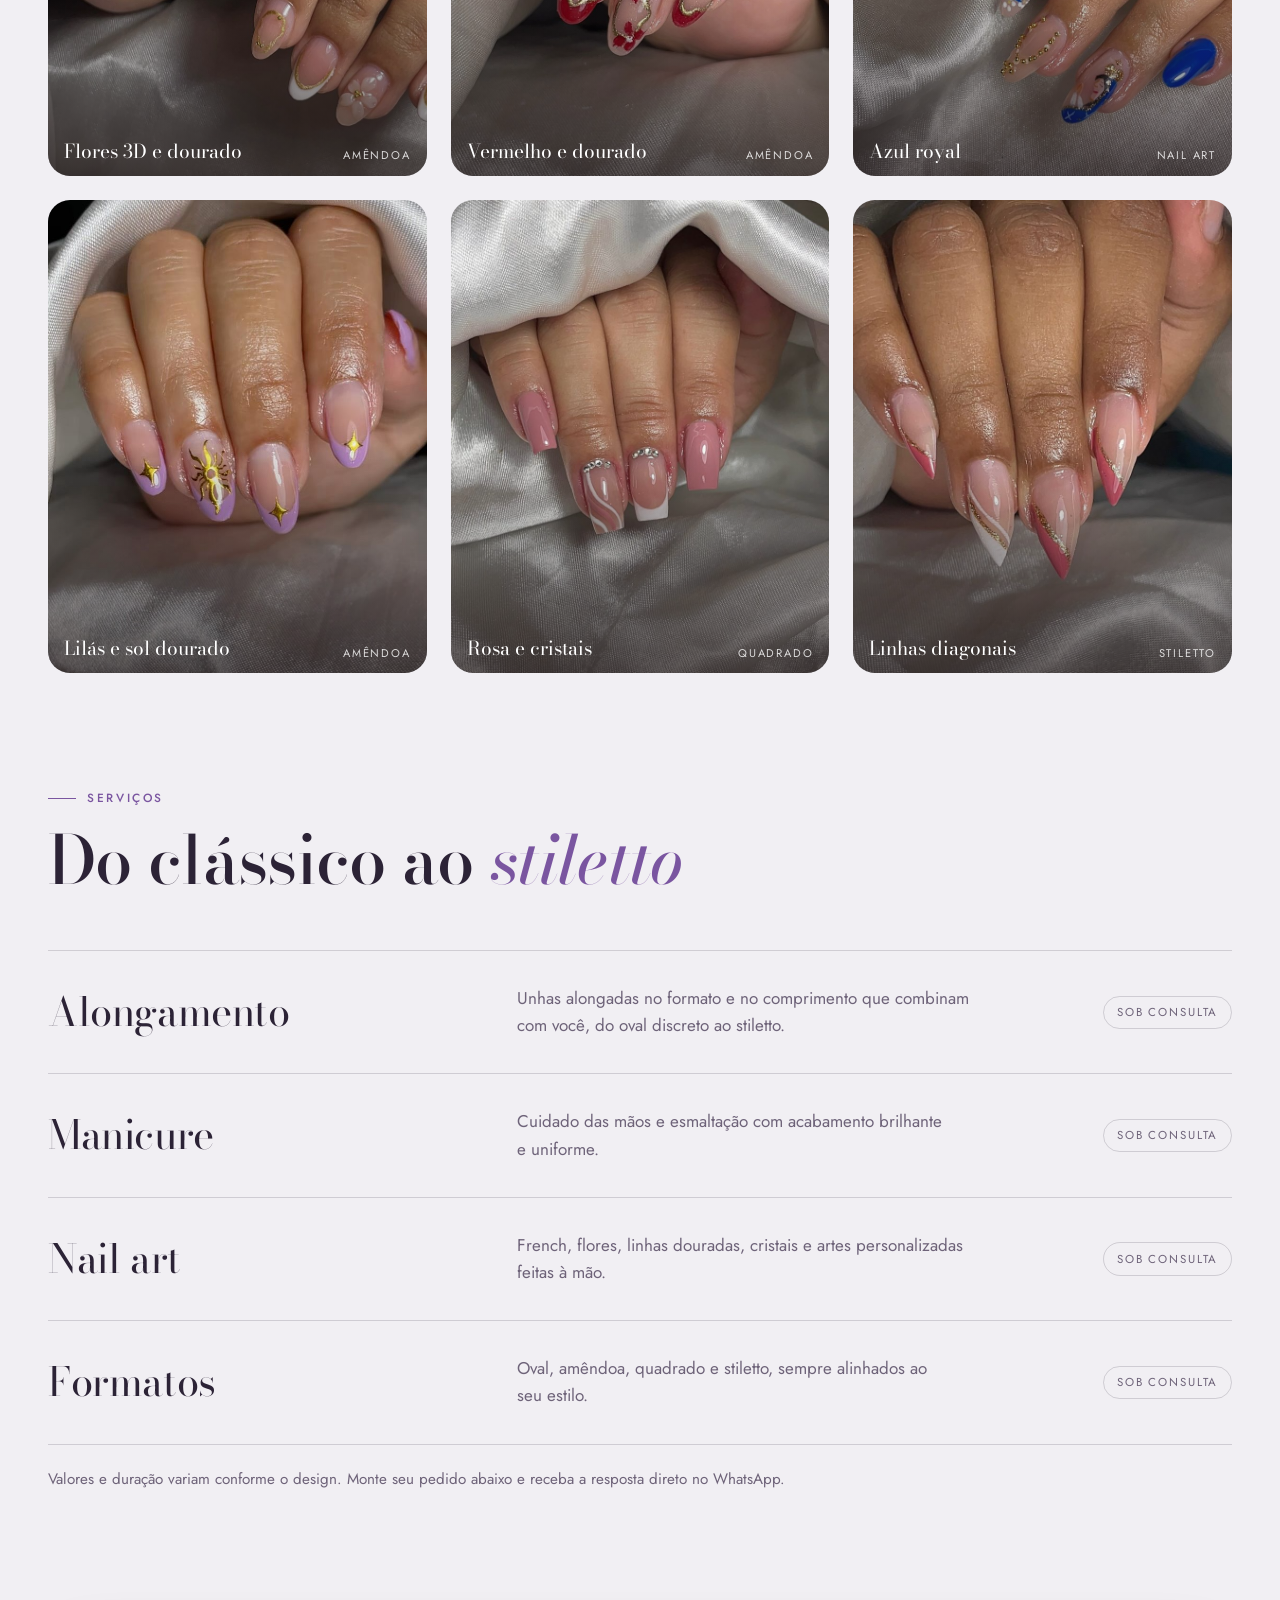
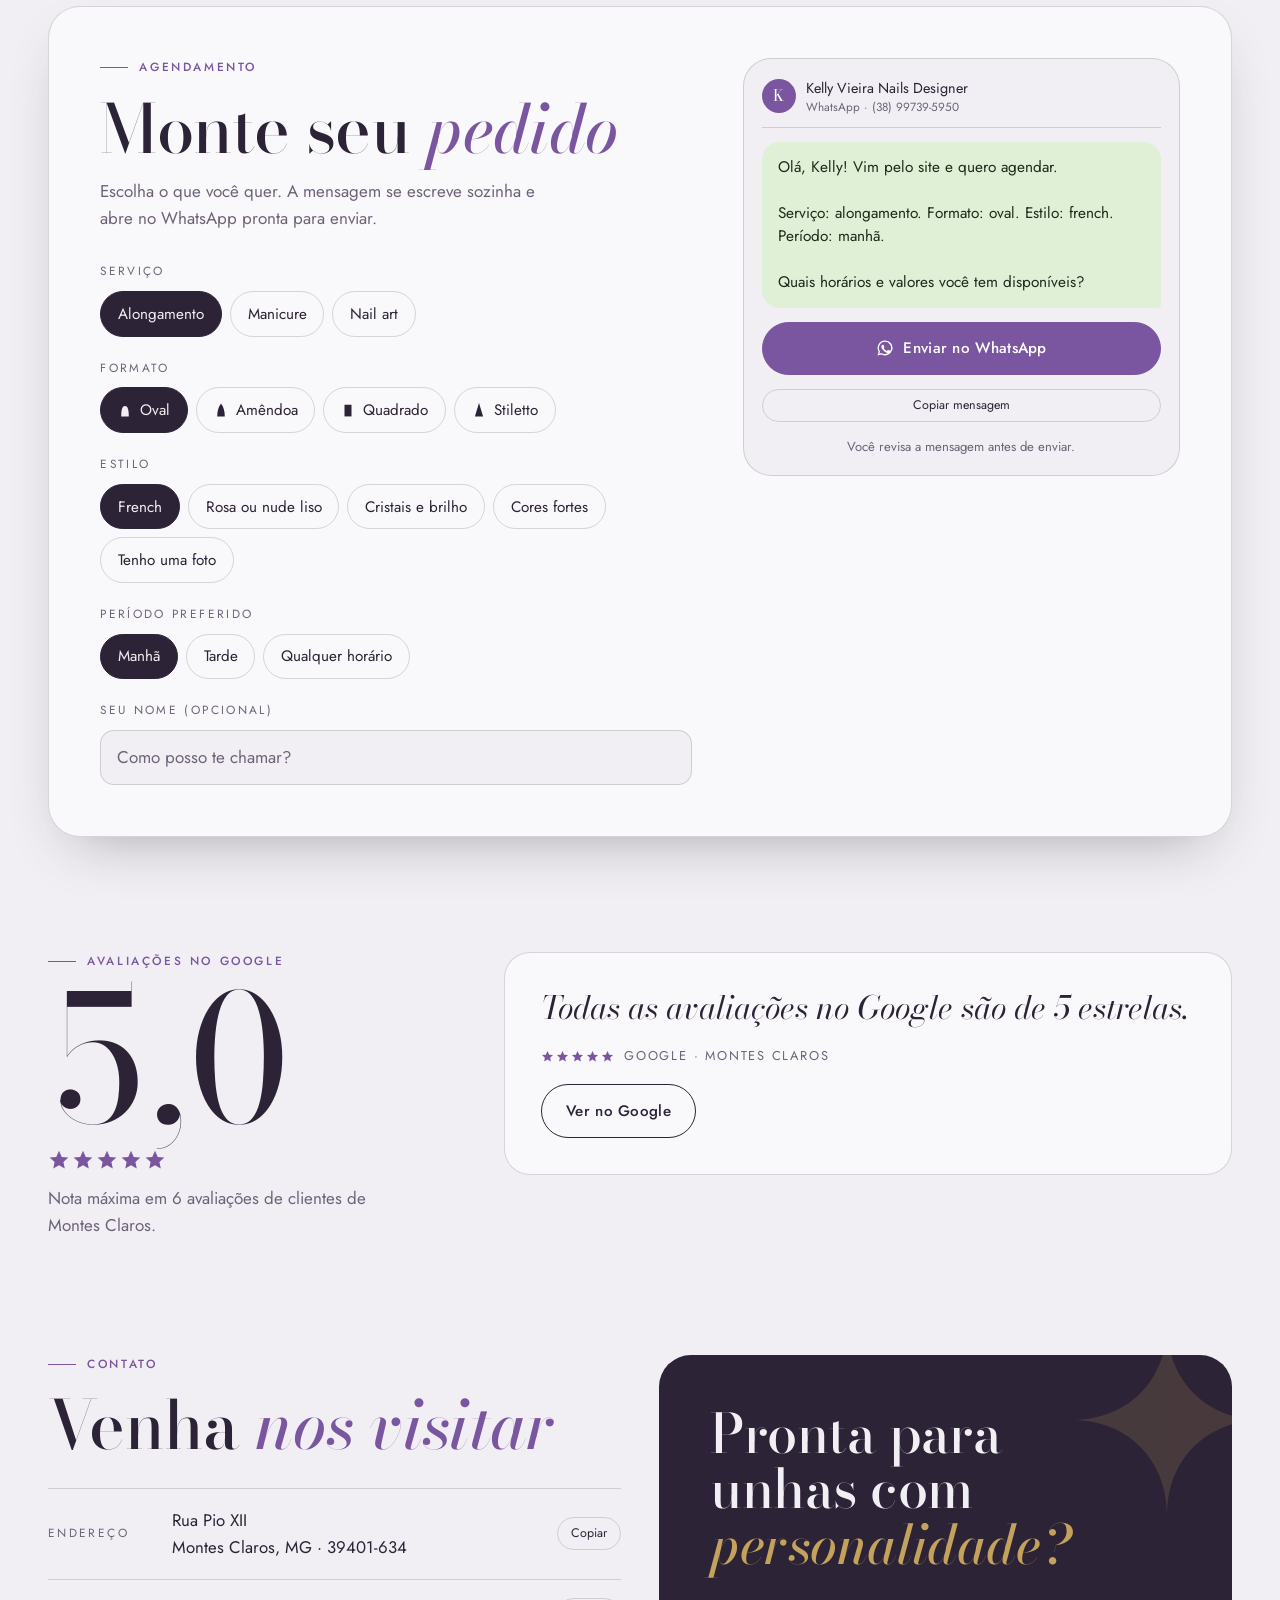
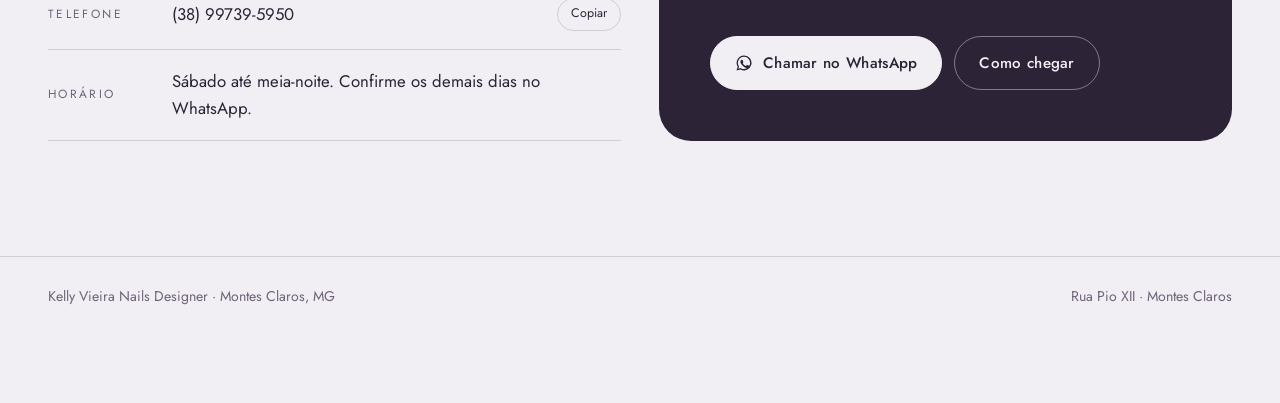
<file: kelly-vieira/index.html>
<!doctype html>
<html lang="pt-BR">
<head>
<meta charset="utf-8">
<meta name="viewport" content="width=device-width,initial-scale=1,viewport-fit=cover">
<meta name="description" content="Kelly Vieira Nails Designer em Montes Claros, MG. Alongamento, manicure e nail art. Agende pelo WhatsApp.">
<style>:root{color-scheme:light;padding-top:env(safe-area-inset-top,0px);padding-bottom:env(safe-area-inset-bottom,0px)}body{margin:0;font:14px system-ui,sans-serif}img{max-width:100%}[hidden]{display:none!important}</style>
<title>Kelly Vieira Nails Designer</title>
<link rel="preconnect" href="https://fonts.googleapis.com">
<link rel="preconnect" href="https://fonts.gstatic.com" crossorigin>
<link rel="stylesheet" href="https://fonts.googleapis.com/css2?family=Bodoni+Moda:ital,opsz,wght@0,6..96,400..700;1,6..96,400..700&family=Jost:wght@300..600&display=swap">
<style>
/* Layout concept: vitrine editorial em tons de nude e ouro. Hero tipografico com retrato em formato amendoa (o formato das unhas), faixa em movimento, galeria, montador de pedido que abre o WhatsApp, avaliacoes reais e contato. */
:root{
  --bg:#F1EFF3;
  --bg-2:#E5E1EA;
  --card:#F9F8FA;
  --ink:#2C2336;
  --muted:#6E6379;
  --gold:#7A55A0;
  --gold-soft:#C4A25C;
  --red:#C0507D;
  --line:rgba(44,35,54,.17);--ga:#7A55A0;--gb:#C0507D;
  --bubble:#DFF0D6;
  --bubble-ink:#1F2A1B;
  --shadow:0 24px 60px -28px rgba(44,35,54,.42);
  --f-display:'Bodoni Moda','Didot','Bodoni 72',Georgia,serif;
  --f-body:'Jost','Helvetica Neue',Arial,sans-serif;
  --gutter:clamp(16px,4vw,48px);
}
@media (prefers-color-scheme:dark){
  :root:not([data-theme="light"]){
    --bg:#19151F;--bg-2:#251F2E;--card:#2D2638;--ink:#F3EFF6;--muted:#C5BAD2;
    --gold:#CBAAEA;--gold-soft:#C9A45C;--red:#E27AA3;--line:rgba(243,239,246,.16);--ga:#D8BCF2;--gb:#E27AA3;
    --bubble:#274230;--bubble-ink:#E7F4E4;--shadow:0 24px 60px -28px rgba(0,0,0,.8);
    color-scheme:dark;
  }
}
:root[data-theme="dark"]{
  --bg:#19151F;--bg-2:#251F2E;--card:#2D2638;--ink:#F3EFF6;--muted:#C5BAD2;
  --gold:#CBAAEA;--gold-soft:#C9A45C;--red:#E27AA3;--line:rgba(243,239,246,.16);--ga:#D8BCF2;--gb:#E27AA3;
  --bubble:#274230;--bubble-ink:#E7F4E4;--shadow:0 24px 60px -28px rgba(0,0,0,.8);
  color-scheme:dark;
}

*{box-sizing:border-box}
html{scroll-behavior:smooth;scroll-padding-top:84px}
body{
  background:var(--bg);color:var(--ink);font-family:var(--f-body);font-size:17px;line-height:1.6;
  padding-inline:var(--gutter);overflow-x:clip;-webkit-font-smoothing:antialiased;
}
img{display:block}
a{color:inherit}
button{font:inherit;color:inherit;cursor:pointer}
:focus-visible{outline:2px solid var(--gold);outline-offset:3px;border-radius:6px}
.wrap{max-width:1200px;margin-inline:auto}
h1,h2,h3{font-family:var(--f-display);font-weight:500;line-height:1.02;margin:0;text-wrap:balance;letter-spacing:-.01em}
p{margin:0;text-wrap:pretty}
.eyebrow{font-size:.74rem;letter-spacing:.22em;text-transform:uppercase;color:var(--gold);font-weight:500;display:flex;align-items:center;gap:.7rem}
.eyebrow::before{content:"";width:28px;height:1px;background:currentColor}
.spark{width:1em;height:1em;fill:currentColor;flex:none}

/* ---------- header ---------- */
.top{
  position:sticky;top:env(safe-area-inset-top,0px);z-index:40;
  margin-inline:calc(var(--gutter) * -1);padding-inline:var(--gutter);
  background:color-mix(in srgb,var(--bg) 84%,transparent);
  -webkit-backdrop-filter:blur(14px);backdrop-filter:blur(14px);
  border-bottom:1px solid var(--line);
}
.top .wrap{display:flex;align-items:center;justify-content:space-between;gap:16px;min-height:68px}
.brand{font-family:var(--f-display);font-size:1.25rem;text-decoration:none;display:flex;align-items:center;gap:.55rem;white-space:nowrap}
.brand i{font-style:italic;color:var(--gold)}
.brand .spark{color:var(--gold);width:.8em;height:.8em}
nav{display:flex;gap:28px}
nav a{text-decoration:none;font-size:.88rem;letter-spacing:.06em;color:var(--muted);transition:color .2s}
nav a:hover{color:var(--ink)}
.actions{display:flex;align-items:center;gap:10px}
.icon-btn{width:40px;height:40px;border-radius:50%;border:1px solid var(--line);background:transparent;display:grid;place-items:center;transition:background .2s,transform .2s}
.icon-btn:hover{background:var(--bg-2);transform:rotate(18deg)}
.icon-btn svg{width:18px;height:18px;fill:none;stroke:currentColor;stroke-width:1.6;stroke-linecap:round;stroke-linejoin:round}
.btn{
  display:inline-flex;align-items:center;justify-content:center;gap:.6rem;
  padding:.85rem 1.5rem;border-radius:999px;border:1px solid var(--ink);
  background:var(--ink);color:var(--bg);text-decoration:none;font-weight:500;font-size:.95rem;letter-spacing:.02em;
  transition:transform .25s,background .25s,color .25s,box-shadow .25s;position:relative;overflow:hidden;
}
.btn:hover{transform:translateY(-2px);box-shadow:0 12px 26px -12px rgba(0,0,0,.5)}
.btn.ghost{background:transparent;color:var(--ink)}
.btn.ghost:hover{background:var(--ink);color:var(--bg)}
.btn.gold{background:var(--gold);border-color:var(--gold);color:#fff}
:root[data-theme="dark"] .btn.gold{color:#201313}
@media (prefers-color-scheme:dark){:root:not([data-theme="light"]) .btn.gold{color:#201313}}
.btn svg{width:18px;height:18px;fill:currentColor}
@media (max-width:760px){nav{display:none}}

/* ---------- hero ---------- */
.hero{
  display:grid;grid-template-columns:1.12fr .88fr;gap:clamp(28px,5vw,80px);align-items:center;
  padding-block:clamp(36px,6vw,84px) clamp(48px,7vw,96px);
}
.hero-copy{display:flex;flex-direction:column;gap:clamp(20px,3vw,32px);min-width:0}
h1{font-size:clamp(3.1rem,9.2vw,8rem);font-weight:400}
h1 em{font-style:italic;color:var(--gold);position:relative;display:inline-block;white-space:nowrap}
h1 em svg{position:absolute;left:-2%;bottom:-.08em;width:104%;height:.3em;overflow:visible;pointer-events:none}
h1 em path{stroke:var(--red);stroke-width:5;fill:none;stroke-linecap:round;stroke-dasharray:420;stroke-dashoffset:420;animation:draw 1.3s .9s cubic-bezier(.6,0,.2,1) forwards}
.lede{max-width:46ch;font-size:1.12rem;color:var(--muted)}
.cta-row{display:flex;flex-wrap:wrap;gap:12px}
.proof{display:flex;align-items:center;gap:14px;flex-wrap:wrap;font-size:.92rem;color:var(--muted)}
.proof b{font-family:var(--f-display);font-size:2rem;font-weight:500;color:var(--ink);line-height:1;font-variant-numeric:tabular-nums}
.stars{display:flex;gap:2px;color:var(--gold)}
.stars svg{width:16px;height:16px;fill:currentColor}

.stage{position:relative;aspect-ratio:4/5.1;width:100%;max-width:500px;justify-self:center;--px:0;--py:0}
.almond{border-radius:50% 50% 46% 46% / 58% 58% 42% 42%;overflow:hidden}
.stage .main{
  position:absolute;inset:0 7% 5% 7%;box-shadow:var(--shadow);background:var(--bg-2);
  transform:translate3d(calc(var(--px) * 8px),calc(var(--py) * 8px),0);
}
.stage .main img{width:100%;height:100%;object-fit:cover;object-position:56% 30%;transform:scale(1.08)}
.stage .main::after{content:"";position:absolute;inset:0;border-radius:inherit;box-shadow:inset 0 0 0 1px rgba(255,255,255,.35)}
.float{
  position:absolute;width:35%;aspect-ratio:3/4.1;border:5px solid var(--bg);box-shadow:var(--shadow);background:var(--bg-2);
  will-change:transform;
}
.float img{width:100%;height:100%;object-fit:cover}
.f1{left:0;bottom:0;transform:translate3d(calc(var(--px) * -18px),calc(var(--p,0) * -46px + var(--py) * -12px),0) rotate(-6deg)}
.f2{right:0;top:7%;transform:translate3d(calc(var(--px) * 18px),calc(var(--p,0) * 34px + var(--py) * 12px),0) rotate(7deg)}
.f1 img{object-position:44% 60%}
.f2 img{object-position:50% 50%}
.twinkle{position:absolute;color:var(--gold);animation:twinkle 3.4s ease-in-out infinite}
.twinkle svg{width:100%;height:100%;fill:currentColor;display:block}
.tw1{width:34px;height:34px;left:2%;top:10%}
.tw2{width:22px;height:22px;right:12%;bottom:16%;animation-delay:1.1s}
.tw3{width:16px;height:16px;left:46%;top:-2%;animation-delay:2s}
@media (max-width:860px){.hero{grid-template-columns:1fr}.stage{max-width:420px}}

/* load-in sequence */
.hero-copy>*{animation:rise .9s cubic-bezier(.2,.7,.2,1) both}
.hero-copy>*:nth-child(1){animation-delay:.05s}
.hero-copy>*:nth-child(2){animation-delay:.18s}
.hero-copy>*:nth-child(3){animation-delay:.34s}
.hero-copy>*:nth-child(4){animation-delay:.46s}
.hero-copy>*:nth-child(5){animation-delay:.58s}
.stage .main{animation:arch 1.3s .15s cubic-bezier(.2,.7,.2,1) both}
.float{animation:pop .9s cubic-bezier(.2,.8,.2,1) both}
.f1{animation-delay:.7s}.f2{animation-delay:.85s}

@keyframes rise{from{opacity:0;transform:translateY(26px)}to{opacity:1;transform:none}}
@keyframes arch{from{opacity:0;clip-path:inset(18% 10% 0 10% round 50%)}to{opacity:1;clip-path:inset(0 0 0 0 round 0)}}
@keyframes pop{from{opacity:0;scale:.7}to{opacity:1;scale:1}}
@keyframes draw{to{stroke-dashoffset:0}}
@keyframes twinkle{0%,100%{opacity:.25;scale:.6;rotate:0deg}50%{opacity:1;scale:1.1;rotate:45deg}}
@keyframes slide{to{transform:translateX(-50%)}}

/* ---------- marquee ---------- */
.band{margin-inline:calc(var(--gutter) * -1);border-block:1px solid var(--line);background:var(--bg-2);overflow:hidden}
.track{display:flex;width:max-content;animation:slide 38s linear infinite}
.band:hover .track{animation-play-state:paused}
.track span{
  display:flex;align-items:center;gap:2.2rem;padding:1.15rem 1.1rem 1.15rem 0;
  font-family:var(--f-display);font-style:italic;font-size:clamp(1.3rem,2.6vw,2rem);white-space:nowrap
}
.track .spark{color:var(--gold);width:.6em;height:.6em}

/* ---------- section scaffolding ---------- */
section{padding-block:clamp(64px,9vw,120px)}
.head{display:flex;flex-direction:column;gap:18px;margin-bottom:clamp(32px,5vw,56px);max-width:760px}
h2{font-size:clamp(2.2rem,5.4vw,4.2rem)}
h2 em{font-style:italic;color:var(--gold)}
.head p{color:var(--muted);max-width:52ch}

/* progressive scroll reveal: always visible at rest, only shifts */
@supports (animation-timeline:view()){
  .reveal{animation:reveal linear backwards;animation-timeline:view();animation-range:entry 0% entry 55%}
}
@keyframes reveal{from{opacity:.35;transform:translateY(40px)}to{opacity:1;transform:none}}

/* ---------- gallery ---------- */
.grid{display:grid;grid-template-columns:repeat(3,minmax(0,1fr));gap:clamp(12px,2vw,24px)}
.tile{
  position:relative;aspect-ratio:4/5;border-radius:22px;overflow:hidden;border:0;padding:0;text-align:left;
  background:var(--bg-2);isolation:isolate;
}
.tile img{width:100%;height:100%;object-fit:cover;transition:transform .9s cubic-bezier(.2,.7,.2,1)}
.tile:hover img{transform:scale(1.07)}
.tile::after{content:"";position:absolute;inset:0;background:linear-gradient(to top,rgba(20,10,10,.72),transparent 48%);z-index:1;opacity:.9;transition:opacity .3s}
.tile figcaption,.tile .cap{
  position:absolute;left:16px;right:16px;bottom:14px;z-index:2;color:#fff;
  display:flex;justify-content:space-between;align-items:flex-end;gap:10px;
  font-family:var(--f-display);font-size:1.2rem;line-height:1.15;
}
.tile .cap small{font-family:var(--f-body);font-size:.7rem;letter-spacing:.16em;text-transform:uppercase;opacity:.8;white-space:nowrap}
.tile.insta{
  background:var(--ink);color:var(--bg);display:flex;flex-direction:column;justify-content:space-between;
  padding:clamp(18px,3vw,32px);text-decoration:none;aspect-ratio:4/5;
}
.tile.insta::after{display:none}
.tile.insta h3{font-size:clamp(1.6rem,3vw,2.3rem);font-weight:400}
.tile.insta h3 em{color:var(--gold-soft)}
.tile.insta .arrow{font-size:2rem;transition:transform .3s;align-self:flex-end}
.tile.insta:hover .arrow{transform:translate(6px,-6px)}
.tile.insta .spark{width:34px;height:34px;color:var(--gold-soft);animation:twinkle 3.4s ease-in-out infinite}
@media (max-width:760px){.grid{grid-template-columns:repeat(2,minmax(0,1fr))}.tile .cap small{display:none}.tile figcaption,.tile .cap{font-size:1rem}}

/* lightbox */
.lb[hidden]{display:none!important}
.lb{position:fixed;inset:0;z-index:80;background:rgba(14,8,8,.9);display:grid;place-items:center;padding:calc(env(safe-area-inset-top,0px) + 20px) 16px calc(env(safe-area-inset-bottom,0px) + 20px)}
.lb-inner{display:flex;flex-direction:column;align-items:center;gap:14px;max-width:min(92vw,720px);max-height:100%;animation:pop .35s ease both}
.lb img{max-width:100%;max-height:calc(100dvh - 190px);border-radius:18px;object-fit:contain}
.lb p{color:#fff;font-family:var(--f-display);font-size:1.3rem;text-align:center}
.lb .ctrl{display:flex;gap:10px}
.lb button{width:46px;height:46px;border-radius:50%;border:1px solid rgba(255,255,255,.35);background:rgba(255,255,255,.08);color:#fff;font-size:1.2rem}
.lb button:hover{background:rgba(255,255,255,.2)}

/* ---------- services ---------- */
.svc{display:flex;flex-direction:column;border-top:1px solid var(--line)}
.row{
  display:grid;grid-template-columns:minmax(0,1.1fr) minmax(0,1.4fr) auto;gap:clamp(12px,3vw,40px);align-items:center;
  padding:clamp(22px,3vw,34px) 0;border-bottom:1px solid var(--line);position:relative;isolation:isolate;
}
.row::before{content:"";position:absolute;inset:0 calc(var(--gutter) * -1);background:var(--bg-2);z-index:-1;transform:scaleY(0);transform-origin:bottom;transition:transform .45s cubic-bezier(.2,.7,.2,1)}
.row:hover::before{transform:scaleY(1)}
.row h3{font-size:clamp(1.6rem,3.2vw,2.5rem);font-weight:400;transition:transform .4s,color .3s}
.row:hover h3{transform:translateX(10px);color:var(--gold)}
.row p{color:var(--muted);max-width:46ch}
.tag{font-size:.72rem;letter-spacing:.16em;text-transform:uppercase;border:1px solid var(--line);border-radius:999px;padding:.4rem .8rem;white-space:nowrap;color:var(--muted)}
.note{margin-top:22px;color:var(--muted);font-size:.95rem}
@media (max-width:760px){.row{grid-template-columns:1fr}.tag{justify-self:start}}

/* ---------- builder ---------- */
.build{
  display:grid;grid-template-columns:minmax(0,1.15fr) minmax(0,.85fr);gap:clamp(24px,4vw,64px);align-items:start;
  background:var(--card);border:1px solid var(--line);border-radius:32px;padding:clamp(20px,4vw,52px);box-shadow:var(--shadow);
}
.build h2{margin-bottom:10px}
.field{border:0;padding:0;margin:0 0 22px;min-width:0}
.field legend,.field label.l{font-size:.74rem;letter-spacing:.2em;text-transform:uppercase;color:var(--muted);margin-bottom:10px;padding:0;display:block}
.chips{display:flex;flex-wrap:wrap;gap:8px}
.chip{position:relative}
.chip input{position:absolute;opacity:0;inset:0;width:100%;height:100%;margin:0;cursor:pointer}
.chip span{
  display:flex;align-items:center;gap:8px;padding:.6rem 1.05rem;border-radius:999px;border:1px solid var(--line);
  font-size:.95rem;transition:all .2s;background:transparent;
}
.chip input:hover+span{border-color:var(--gold)}
.chip input:checked+span{background:var(--ink);color:var(--bg);border-color:var(--ink)}
.chip input:focus-visible+span{outline:2px solid var(--gold);outline-offset:3px}
.chip svg{width:14px;height:20px;fill:currentColor;flex:none}
.text{width:100%;padding:.8rem 1rem;border-radius:14px;border:1px solid var(--line);background:var(--bg);color:var(--ink);font:inherit}
.text::placeholder{color:var(--muted)}
.phone{
  background:var(--bg);border:1px solid var(--line);border-radius:28px;padding:18px;display:flex;flex-direction:column;gap:14px;min-width:0;
  position:sticky;top:96px;
}
.phone .bar{display:flex;align-items:center;gap:10px;font-size:.9rem;padding-bottom:12px;border-bottom:1px solid var(--line)}
.phone .av{width:34px;height:34px;border-radius:50%;background:var(--gold);color:#fff;display:grid;place-items:center;font-family:var(--f-display);font-size:1rem;flex:none}
.phone .bar small{display:block;color:var(--muted);font-size:.74rem;line-height:1.2}
.bubble{
  background:var(--bubble);color:var(--bubble-ink);padding:14px 16px;border-radius:18px 18px 4px 18px;
  font-size:.96rem;line-height:1.5;align-self:flex-end;max-width:100%;overflow-wrap:anywhere;transition:opacity .2s
}
.bubble.swap{opacity:.4}
.phone .btn{width:100%}
.mini{font-size:.82rem;color:var(--muted);text-align:center}
@media (max-width:900px){.build{grid-template-columns:1fr}.phone{position:static}}

/* ---------- reviews ---------- */
.rev{display:grid;grid-template-columns:minmax(0,.7fr) minmax(0,1.3fr);gap:clamp(28px,5vw,80px);align-items:start}
.score{display:flex;flex-direction:column;gap:14px;position:sticky;top:100px}
.score b{font-family:var(--f-display);font-weight:400;font-size:clamp(6rem,15vw,11rem);line-height:.85;font-variant-numeric:tabular-nums}
.score .stars svg{width:22px;height:22px}
.score p{color:var(--muted)}
.quotes{display:flex;flex-direction:column;gap:18px}
.q{background:var(--card);border:1px solid var(--line);border-radius:26px;padding:clamp(22px,3vw,36px);display:flex;flex-direction:column;gap:18px;transition:transform .35s}
.q:nth-child(2){margin-left:clamp(0px,5vw,64px)}
.q:hover{transform:translateY(-4px) rotate(-.4deg)}
.q blockquote{margin:0;font-family:var(--f-display);font-size:clamp(1.35rem,2.6vw,2rem);line-height:1.2;font-style:italic}
.q cite{font-style:normal;font-size:.8rem;letter-spacing:.14em;text-transform:uppercase;color:var(--muted);display:flex;align-items:center;gap:10px}
.q cite .stars svg{width:13px;height:13px}
@media (max-width:860px){.rev{grid-template-columns:1fr}.score{position:static}.q:nth-child(2){margin-left:0}}

/* ---------- contact ---------- */
.contact{display:grid;grid-template-columns:minmax(0,1fr) minmax(0,1fr);gap:clamp(20px,3vw,40px)}
.info{display:flex;flex-direction:column;gap:0;border-top:1px solid var(--line)}
.info div{display:grid;grid-template-columns:110px minmax(0,1fr) auto;gap:14px;align-items:center;padding:18px 0;border-bottom:1px solid var(--line)}
.info dt{font-size:.74rem;letter-spacing:.2em;text-transform:uppercase;color:var(--muted)}
.info dd{margin:0;font-size:1.05rem;overflow-wrap:anywhere}
.copy{border:1px solid var(--line);background:transparent;border-radius:999px;padding:.35rem .8rem;font-size:.78rem;transition:background .2s}
.copy:hover{background:var(--bg-2)}
.big{
  background:var(--ink);color:var(--bg);border-radius:32px;padding:clamp(26px,4vw,52px);display:flex;flex-direction:column;justify-content:space-between;gap:28px;min-width:0;position:relative;overflow:hidden;
}
.big h2{font-size:clamp(2rem,4.4vw,3.4rem)}
.big h2 em{color:var(--gold-soft)}
.big .cta-row .btn.ghost{color:var(--bg);border-color:rgba(255,255,255,.4)}
.big .cta-row .btn.ghost:hover{background:var(--bg);color:var(--ink)}
.big .btn.light{background:var(--bg);color:var(--ink);border-color:var(--bg)}
.big .spark.bg{position:absolute;right:-30px;top:-30px;width:190px;height:190px;color:var(--gold-soft);opacity:.18;animation:spin 24s linear infinite}
@keyframes spin{to{rotate:360deg}}
@media (max-width:860px){.contact{grid-template-columns:1fr}.info div{grid-template-columns:90px minmax(0,1fr) auto}}

footer{border-top:1px solid var(--line);margin-inline:calc(var(--gutter) * -1);padding:28px var(--gutter) 96px;color:var(--muted);font-size:.88rem}
footer .wrap{display:flex;justify-content:space-between;flex-wrap:wrap;gap:10px}

h1 em{color:transparent;background:linear-gradient(95deg,var(--ga),var(--gb));-webkit-background-clip:text;background-clip:text;padding-right:.06em}
.info dd a{text-decoration:underline;text-decoration-color:var(--gold-soft);text-underline-offset:4px}
.q .btn{align-self:flex-start}
.tile.learn{background:var(--bg-2);color:var(--ink);border:1px solid var(--line);display:flex;flex-direction:column;justify-content:space-between;padding:clamp(18px,3vw,32px);text-decoration:none;aspect-ratio:4/5}
.tile.learn::after{display:none}
.tile.learn h3{font-size:clamp(1.5rem,2.8vw,2.2rem);font-weight:400}
.tile.learn h3 em{color:var(--gold)}
.tile.learn .arrow{font-size:2rem;transition:transform .3s;align-self:flex-end}
.tile.learn:hover .arrow{transform:translate(6px,-6px)}
.tile.learn .spark{width:34px;height:34px;color:var(--gold);animation:twinkle 3.4s ease-in-out infinite}
/* floating whatsapp */
.fab{
  position:fixed;right:max(16px,env(safe-area-inset-right,0px));bottom:calc(16px + env(safe-area-inset-bottom,0px));z-index:50;
  display:flex;align-items:center;gap:10px;padding:.8rem 1.15rem;border-radius:999px;background:#1FA855;color:#fff;text-decoration:none;font-weight:500;
  box-shadow:0 14px 30px -10px rgba(10,80,40,.7);transition:transform .25s;
}
.fab:hover{transform:translateY(-3px) scale(1.03)}
.fab svg{width:22px;height:22px;fill:currentColor}
.fab::before{content:"";position:absolute;inset:0;border-radius:inherit;border:2px solid #1FA855;animation:ping 2.6s ease-out infinite}
@keyframes ping{0%{opacity:.8;scale:1}100%{opacity:0;scale:1.35}}
@media (max-width:520px){.fab span{display:none}.fab{padding:.9rem}}

@media (prefers-reduced-motion:reduce){
  *,*::before,*::after{animation-duration:.01ms!important;animation-iteration-count:1!important;animation-delay:0s!important;transition-duration:.01ms!important;scroll-behavior:auto!important}
  .track{animation:none}
  h1 em path{stroke-dashoffset:0}
}
</style>

</head>
<body>
<svg width="0" height="0" style="position:absolute" aria-hidden="true">
  <symbol id="sp" viewBox="0 0 24 24"><path d="M12 0C12 7 17 12 24 12C17 12 12 17 12 24C12 17 7 12 0 12C7 12 12 7 12 0Z"/></symbol>
  <symbol id="st" viewBox="0 0 24 24"><path d="M12 2l3 6.6 7.2.8-5.4 4.9 1.5 7.1L12 17.6 5.7 21.4l1.5-7.1L1.8 9.4l7.2-.8z"/></symbol>
  <symbol id="wa" viewBox="0 0 24 24"><path d="M12.04 2a9.9 9.9 0 0 0-8.5 14.9L2 22l5.25-1.5A9.9 9.9 0 1 0 12.04 2zm0 1.8a8.1 8.1 0 1 1-4.2 15.04l-.3-.18-3.1.9.92-3-.2-.32A8.1 8.1 0 0 1 12.04 3.8zm-3.1 3.9c-.2 0-.5.07-.75.35-.26.28-1 1-1 2.4s1.03 2.8 1.17 3c.15.2 2 3.2 4.95 4.4 2.45.97 2.95.78 3.48.73.53-.05 1.7-.7 1.95-1.37.24-.68.24-1.26.17-1.38-.07-.12-.26-.2-.55-.34-.3-.15-1.7-.84-1.97-.94-.26-.1-.46-.15-.65.15-.2.3-.74.94-.9 1.13-.17.2-.34.22-.63.07-.3-.15-1.22-.45-2.32-1.43-.86-.76-1.44-1.7-1.6-2-.18-.3-.02-.45.13-.6.13-.13.3-.34.43-.5.15-.17.2-.3.3-.5.1-.2.05-.37-.03-.52-.07-.15-.65-1.6-.9-2.18-.23-.56-.47-.48-.65-.49z"/></symbol>
</svg>

<header class="top">
  <div class="wrap">
    <a class="brand" href="#topo" aria-label="Kelly Vieira Nails Designer"><svg class="spark"><use href="#sp"/></svg>Kelly <i>Vieira</i></a>
    <nav aria-label="Seções">
      <a href="#galeria">Galeria</a>
      <a href="#servicos">Serviços</a>
      <a href="#agendar">Agendar</a>
      <a href="#avaliacoes">Avaliações</a>
      <a href="#contato">Contato</a>
    </nav>
    <div class="actions">
      <button class="icon-btn" id="theme" aria-label="Alternar tema claro e escuro" type="button">
        <svg viewBox="0 0 24 24"><path d="M20 14.5A8 8 0 0 1 9.5 4 8.5 8.5 0 1 0 20 14.5z"/></svg>
      </button>
      <a class="btn gold" href="#agendar">Agendar</a>
    </div>
  </div>
</header>

<main id="topo">
  <div class="wrap hero">
    <div class="hero-copy">
      <div class="eyebrow">Nail designer · Montes Claros, MG</div>
      <h1>Unhas com <em>personalidade<svg viewBox="0 0 400 24" preserveAspectRatio="none" aria-hidden="true"><path d="M4 16C80 4 150 22 220 12S340 6 396 14"/></svg></em></h1>
      <p class="lede">Alongamento e manicure com nail art feita à mão: do french clássico ao stiletto com cristais e dourado. Agende pelo WhatsApp.</p>
      <div class="cta-row">
        <a class="btn" href="#agendar">Montar meu pedido</a>
        <a class="btn ghost" href="#galeria">Ver trabalhos</a>
      </div>
      <div class="proof">
        <b id="count" data-to="5.0">5,0</b>
        <div>
          <div class="stars" aria-label="5 estrelas"><svg><use href="#st"/></svg><svg><use href="#st"/></svg><svg><use href="#st"/></svg><svg><use href="#st"/></svg><svg><use href="#st"/></svg></div>
          6 avaliações no Google
        </div>
      </div>
    </div>

    <div class="stage" id="stage">
      <div class="twinkle tw1"><svg><use href="#sp"/></svg></div>
      <div class="twinkle tw2"><svg><use href="#sp"/></svg></div>
      <div class="twinkle tw3"><svg><use href="#sp"/></svg></div>
      <div class="main almond"><img src="img/retrato.jpg" alt="Manicure sorrindo no estúdio, de avental preto bordado com Kelly Vieira Nails" style="object-position:50% 38%;transform:scale(1.05)" fetchpriority="high"></div>
      <div class="float f1 almond"><img src="img/vermelho.jpg" alt="Unhas french vermelhas com ondas douradas e flores" style="object-position:45% 60%"></div>
      <div class="float f2 almond"><img src="img/lilas-stiletto.jpg" alt="Unhas stiletto em lilás, branco e glitter com cristais" style="object-position:55% 55%"></div>
    </div>
  </div>

  <div class="band" aria-hidden="true">
    <div class="track"><span><svg class="spark"><use href="#sp"/></svg>Alongamento<svg class="spark"><use href="#sp"/></svg>Manicure<svg class="spark"><use href="#sp"/></svg>Nail art<svg class="spark"><use href="#sp"/></svg>Stiletto<svg class="spark"><use href="#sp"/></svg>French<svg class="spark"><use href="#sp"/></svg>Cristais</span><span><svg class="spark"><use href="#sp"/></svg>Alongamento<svg class="spark"><use href="#sp"/></svg>Manicure<svg class="spark"><use href="#sp"/></svg>Nail art<svg class="spark"><use href="#sp"/></svg>Stiletto<svg class="spark"><use href="#sp"/></svg>French<svg class="spark"><use href="#sp"/></svg>Cristais</span></div>
  </div>

  <section id="galeria">
    <div class="wrap">
      <div class="head reveal">
        <div class="eyebrow">Galeria</div>
        <h2>Detalhes que <em>encantam</em></h2>
        <p>Toque em uma foto para ver em tamanho grande. Cada set é planejado com você, do formato ao último detalhe.</p>
      </div>
      <div class="grid" id="grid">
        <button class="tile reveal" type="button" data-cap="French com contorno dourado e flores em relevo">
          <img src="img/flores.jpg" alt="Unhas amêndoa com french branco, contorno dourado e flores em relevo" style="object-position:45% 70%" loading="lazy">
          <span class="cap"><span>Flores 3D e dourado</span><small>Amêndoa</small></span>
        </button>
        <button class="tile reveal" type="button" data-cap="French vermelho com ondas douradas e flores">
          <img src="img/vermelho.jpg" alt="Unhas com french vermelho, ondas douradas e flores pintadas" style="object-position:45% 60%" loading="lazy">
          <span class="cap"><span>Vermelho e dourado</span><small>Amêndoa</small></span>
        </button>
        <button class="tile reveal" type="button" data-cap="Azul royal com terço dourado e arte religiosa">
          <img src="img/azul.jpg" alt="Unhas em azul royal com terço dourado e arte religiosa" style="object-position:45% 45%" loading="lazy">
          <span class="cap"><span>Azul royal</span><small>Nail art</small></span>
        </button>
        <button class="tile reveal" type="button" data-cap="French lilás com sol e estrelas douradas">
          <img src="img/sol-lilas.jpg" alt="Unhas com french lilás, sol e estrelas douradas" style="object-position:50% 55%" loading="lazy">
          <span class="cap"><span>Lilás e sol dourado</span><small>Amêndoa</small></span>
        </button>
        <button class="tile reveal" type="button" data-cap="Rosa com french, ondas brancas e cristais">
          <img src="img/rosa-quadrado.jpg" alt="Unhas quadradas em rosa com french, ondas brancas e cristais" style="object-position:50% 60%" loading="lazy">
          <span class="cap"><span>Rosa e cristais</span><small>Quadrado</small></span>
        </button>
        <button class="tile reveal" type="button" data-cap="Stiletto com linhas diagonais rosa, brancas e douradas">
          <img src="img/rosa-diagonal.jpg" alt="Unhas stiletto com linhas diagonais rosa, brancas e douradas" style="object-position:50% 60%" loading="lazy">
          <span class="cap"><span>Linhas diagonais</span><small>Stiletto</small></span>
        </button>
      </div>
    </div>
  </section>

  <section id="servicos" style="padding-top:0">
    <div class="wrap">
      <div class="head reveal">
        <div class="eyebrow">Serviços</div>
        <h2>Do clássico ao <em>stiletto</em></h2>
      </div>
      <div class="svc">
        <div class="row reveal">
          <h3>Alongamento</h3>
          <p>Unhas alongadas no formato e no comprimento que combinam com você, do oval discreto ao stiletto.</p>
          <span class="tag">Sob consulta</span>
        </div>
        <div class="row reveal">
          <h3>Manicure</h3>
          <p>Cuidado das mãos e esmaltação com acabamento brilhante e uniforme.</p>
          <span class="tag">Sob consulta</span>
        </div>
        <div class="row reveal">
          <h3>Nail art</h3>
          <p>French, flores, linhas douradas, cristais e artes personalizadas feitas à mão.</p>
          <span class="tag">Sob consulta</span>
        </div>
        <div class="row reveal">
          <h3>Formatos</h3>
          <p>Oval, amêndoa, quadrado e stiletto, sempre alinhados ao seu estilo.</p>
          <span class="tag">Sob consulta</span>
        </div>
      </div>
      <p class="note">Valores e duração variam conforme o design. Monte seu pedido abaixo e receba a resposta direto no WhatsApp.</p>
    </div>
  </section>

  <section id="agendar" style="padding-top:0">
    <div class="wrap">
      <form class="build reveal" id="form" autocomplete="off">
        <div>
          <div class="eyebrow" style="margin-bottom:18px">Agendamento</div>
          <h2>Monte seu <em>pedido</em></h2>
          <p style="color:var(--muted);margin:14px 0 30px;max-width:46ch">Escolha o que você quer. A mensagem se escreve sozinha e abre no WhatsApp pronta para enviar.</p>

          <fieldset class="field">
            <legend>Serviço</legend>
            <div class="chips">
              <label class="chip"><input type="radio" name="svc" value="alongamento" checked><span>Alongamento</span></label>
              <label class="chip"><input type="radio" name="svc" value="manicure"><span>Manicure</span></label>
              <label class="chip"><input type="radio" name="svc" value="nail art"><span>Nail art</span></label>
            </div>
          </fieldset>

          <fieldset class="field">
            <legend>Formato</legend>
            <div class="chips">
              <label class="chip"><input type="radio" name="shape" value="oval" checked><span><svg viewBox="0 0 24 24"><path d="M12 5c4.4 0 6.5 5 6.5 18h-13C5.5 10 7.6 5 12 5z"/></svg>Oval</span></label>
              <label class="chip"><input type="radio" name="shape" value="amêndoa"><span><svg viewBox="0 0 24 24"><path d="M12 1C16 6 18.5 14 18.5 23h-13C5.5 14 8 6 12 1z"/></svg>Amêndoa</span></label>
              <label class="chip"><input type="radio" name="shape" value="quadrado"><span><svg viewBox="0 0 24 24"><path d="M6 3h12v20H6z"/></svg>Quadrado</span></label>
              <label class="chip"><input type="radio" name="shape" value="stiletto"><span><svg viewBox="0 0 24 24"><path d="M12 0l7 23H5z"/></svg>Stiletto</span></label>
            </div>
          </fieldset>

          <fieldset class="field">
            <legend>Estilo</legend>
            <div class="chips">
              <label class="chip"><input type="radio" name="style" value="french" checked><span>French</span></label>
              <label class="chip"><input type="radio" name="style" value="rosa ou nude liso"><span>Rosa ou nude liso</span></label>
              <label class="chip"><input type="radio" name="style" value="cristais e brilho"><span>Cristais e brilho</span></label>
              <label class="chip"><input type="radio" name="style" value="cores fortes"><span>Cores fortes</span></label>
              <label class="chip"><input type="radio" name="style" value="uma referência que vou enviar"><span>Tenho uma foto</span></label>
            </div>
          </fieldset>

          <fieldset class="field">
            <legend>Período preferido</legend>
            <div class="chips">
              <label class="chip"><input type="radio" name="when" value="manhã" checked><span>Manhã</span></label>
              <label class="chip"><input type="radio" name="when" value="tarde"><span>Tarde</span></label>
              <label class="chip"><input type="radio" name="when" value="qualquer horário"><span>Qualquer horário</span></label>
            </div>
          </fieldset>

          <div class="field" style="margin-bottom:0">
            <label class="l" for="nome">Seu nome (opcional)</label>
            <input class="text" id="nome" name="nome" type="text" placeholder="Como posso te chamar?" maxlength="40">
          </div>
        </div>

        <aside class="phone" aria-live="polite">
          <div class="bar"><div class="av">K</div><div>Kelly Vieira Nails Designer<small>WhatsApp · (38) 99739-5950</small></div></div>
          <div class="bubble" id="bubble"></div>
          <a class="btn gold" id="send" href="#" target="_blank" rel="noopener"><svg><use href="#wa"/></svg>Enviar no WhatsApp</a>
          <button class="copy" type="button" id="copymsg">Copiar mensagem</button>
          <p class="mini">Você revisa a mensagem antes de enviar.</p>
        </aside>
      </form>
    </div>
  </section>

  <section id="avaliacoes" style="padding-top:0">
    <div class="wrap rev">
      <div class="score reveal">
        <div class="eyebrow">Avaliações no Google</div>
        <b>5,0</b>
        <div class="stars" aria-label="5 estrelas"><svg><use href="#st"/></svg><svg><use href="#st"/></svg><svg><use href="#st"/></svg><svg><use href="#st"/></svg><svg><use href="#st"/></svg></div>
        <p>Nota máxima em 6 avaliações de clientes de Montes Claros.</p>
      </div>
      <div class="quotes">
        <figure class="q reveal" style="margin:0">
          <blockquote>Todas as avaliações no Google são de 5 estrelas.</blockquote>
          <cite><span class="stars"><svg><use href="#st"/></svg><svg><use href="#st"/></svg><svg><use href="#st"/></svg><svg><use href="#st"/></svg><svg><use href="#st"/></svg></span>Google · Montes Claros</cite>
          <a class="btn ghost" href="https://www.google.com/maps/search/?api=1&query=Kelly+Vieira+Nails+Designer+Rua+Pio+XII+Montes+Claros" target="_blank" rel="noopener">Ver no Google</a>
        </figure>
      </div>
    </div>
  </section>

  <section id="contato" style="padding-top:0">
    <div class="wrap contact">
      <div class="reveal">
        <div class="head" style="margin-bottom:28px">
          <div class="eyebrow">Contato</div>
          <h2>Venha <em>nos visitar</em></h2>
        </div>
        <dl class="info" style="margin:0">
          <div><dt>Endereço</dt><dd id="addr">Rua Pio XII<br>Montes Claros, MG · 39401-634</dd><button class="copy" type="button" data-copy="Rua Pio XII, Montes Claros - MG, 39401-634">Copiar</button></div>
          <div><dt>Telefone</dt><dd>(38) 99739-5950</dd><button class="copy" type="button" data-copy="(38) 99739-5950">Copiar</button></div>
          <div><dt>Horário</dt><dd>Sábado até meia-noite. Confirme os demais dias no WhatsApp.</dd><span></span></div>
          
        </dl>
      </div>
      <div class="big reveal">
        <svg class="spark bg" aria-hidden="true"><use href="#sp"/></svg>
        <h2>Pronta para unhas com <em>personalidade?</em></h2>
        <div class="cta-row">
          <a class="btn light" id="wa2" href="https://wa.me/5538997395950" target="_blank" rel="noopener"><svg><use href="#wa"/></svg>Chamar no WhatsApp</a>
          <a class="btn ghost" href="https://www.google.com/maps/search/?api=1&query=Kelly+Vieira+Nails+Designer+Rua+Pio+XII+Montes+Claros" target="_blank" rel="noopener">Como chegar</a>
        </div>
      </div>
    </div>
  </section>
</main>

<footer>
  <div class="wrap"><span>Kelly Vieira Nails Designer · Montes Claros, MG</span><span>Rua Pio XII · Montes Claros</span></div>
</footer>

<a class="fab" href="https://wa.me/5538997395950" target="_blank" rel="noopener" aria-label="Chamar no WhatsApp"><svg><use href="#wa"/></svg><span>WhatsApp</span></a>

<div class="lb" id="lb" role="dialog" aria-modal="true" aria-label="Foto ampliada" hidden>
  <div class="lb-inner">
    <img id="lbimg" alt="">
    <p id="lbcap"></p>
    <div class="ctrl">
      <button type="button" id="lbprev" aria-label="Foto anterior">←</button>
      <button type="button" id="lbclose" aria-label="Fechar">✕</button>
      <button type="button" id="lbnext" aria-label="Próxima foto">→</button>
    </div>
  </div>
</div>

<script>
(function(){
  var root=document.documentElement;
  var reduce=window.matchMedia('(prefers-reduced-motion: reduce)').matches;

  /* theme toggle */
  try{var saved=localStorage.getItem('kv-theme');if(saved)root.setAttribute('data-theme',saved);}catch(e){}
  document.getElementById('theme').addEventListener('click',function(){
    var dark=root.getAttribute('data-theme')==='dark'||(!root.getAttribute('data-theme')&&window.matchMedia('(prefers-color-scheme: dark)').matches);
    var next=dark?'light':'dark';
    root.setAttribute('data-theme',next);
    try{localStorage.setItem('kv-theme',next);}catch(e){}
  });

  /* hero parallax + pointer tilt */
  var stage=document.getElementById('stage');
  if(stage&&!reduce){
    var ticking=false;
    function onScroll(){
      if(ticking)return;ticking=true;
      requestAnimationFrame(function(){
        var r=stage.getBoundingClientRect();
        var p=Math.max(-1,Math.min(1,(window.innerHeight/2-(r.top+r.height/2))/window.innerHeight));
        stage.style.setProperty('--p',p.toFixed(3));
        ticking=false;
      });
    }
    window.addEventListener('scroll',onScroll,{passive:true});onScroll();
    stage.addEventListener('pointermove',function(e){
      var r=stage.getBoundingClientRect();
      stage.style.setProperty('--px',(((e.clientX-r.left)/r.width)-.5).toFixed(3));
      stage.style.setProperty('--py',(((e.clientY-r.top)/r.height)-.5).toFixed(3));
    });
    stage.addEventListener('pointerleave',function(){stage.style.setProperty('--px',0);stage.style.setProperty('--py',0);});
  }

  /* rating count-up */
  var c=document.getElementById('count');
  if(c&&!reduce){
    var t0=null,to=parseFloat(c.dataset.to);
    function step(t){
      if(!t0)t0=t;var k=Math.min(1,(t-t0)/1300);
      var v=to*(1-Math.pow(1-k,3));
      c.textContent=v.toFixed(1).replace('.',',');
      if(k<1)requestAnimationFrame(step);
    }
    requestAnimationFrame(step);
  }

  /* lightbox */
  var tiles=[].slice.call(document.querySelectorAll('#grid .tile[data-cap]'));
  var lb=document.getElementById('lb'),lbimg=document.getElementById('lbimg'),lbcap=document.getElementById('lbcap');
  var idx=0,lastFocus=null;
  function show(i){
    idx=(i+tiles.length)%tiles.length;
    var im=tiles[idx].querySelector('img');
    lbimg.src=im.getAttribute('src');lbimg.alt=im.alt;lbcap.textContent=tiles[idx].dataset.cap;
  }
  function open(i){lastFocus=document.activeElement;show(i);lb.hidden=false;document.getElementById('lbclose').focus();}
  function close(){lb.hidden=true;if(lastFocus)lastFocus.focus();}
  tiles.forEach(function(t,i){t.addEventListener('click',function(){open(i);});});
  document.getElementById('lbclose').addEventListener('click',close);
  document.getElementById('lbprev').addEventListener('click',function(){show(idx-1);});
  document.getElementById('lbnext').addEventListener('click',function(){show(idx+1);});
  lb.addEventListener('click',function(e){if(e.target===lb)close();});
  document.addEventListener('keydown',function(e){
    if(lb.hidden)return;
    if(e.key==='Escape')close();
    if(e.key==='ArrowLeft')show(idx-1);
    if(e.key==='ArrowRight')show(idx+1);
  });

  /* order builder -> whatsapp */
  var form=document.getElementById('form'),bubble=document.getElementById('bubble'),send=document.getElementById('send'),wa2=document.getElementById('wa2');
  var PHONE='5538997395950';
  var msg='';
  function val(n){var el=form.querySelector('input[name="'+n+'"]:checked');return el?el.value:'';}
  function build(){
    var nome=form.nome.value.trim();
    var hello='Olá, Kelly!'+(nome?' Aqui é '+nome+'.':'')+' Vim pelo site e quero agendar.';
    var body='Serviço: '+val('svc')+'. Formato: '+val('shape')+'. Estilo: '+val('style')+'. Período: '+val('when')+'.';
    msg=hello+'\n\n'+body+'\n\nQuais horários e valores você tem disponíveis?';
    bubble.textContent=msg;
    bubble.style.whiteSpace='pre-line';
    var url='https://wa.me/'+PHONE+'?text='+encodeURIComponent(msg);
    send.href=url;
    wa2.href='https://wa.me/'+PHONE+'?text='+encodeURIComponent(hello);
  }
  form.addEventListener('input',function(){
    bubble.classList.add('swap');build();
    setTimeout(function(){bubble.classList.remove('swap');},120);
  });
  form.addEventListener('submit',function(e){e.preventDefault();});
  build();

  /* copy helpers */
  function copy(text,btn){
    var label=btn.textContent;
    function done(){btn.textContent='Copiado';setTimeout(function(){btn.textContent=label;},1600);}
    function fallback(){
      var ta=document.createElement('textarea');ta.value=text;ta.style.position='fixed';ta.style.opacity='0';
      document.body.appendChild(ta);ta.select();
      try{document.execCommand('copy');done();}catch(e){btn.textContent='Selecione e copie';}
      document.body.removeChild(ta);
    }
    if(navigator.clipboard&&navigator.clipboard.writeText){navigator.clipboard.writeText(text).then(done,fallback);}else{fallback();}
  }
  document.getElementById('copymsg').addEventListener('click',function(){copy(msg,this);});
  [].forEach.call(document.querySelectorAll('[data-copy]'),function(b){b.addEventListener('click',function(){copy(b.dataset.copy,b);});});
})();
</script>
</body>
</html>
</file>
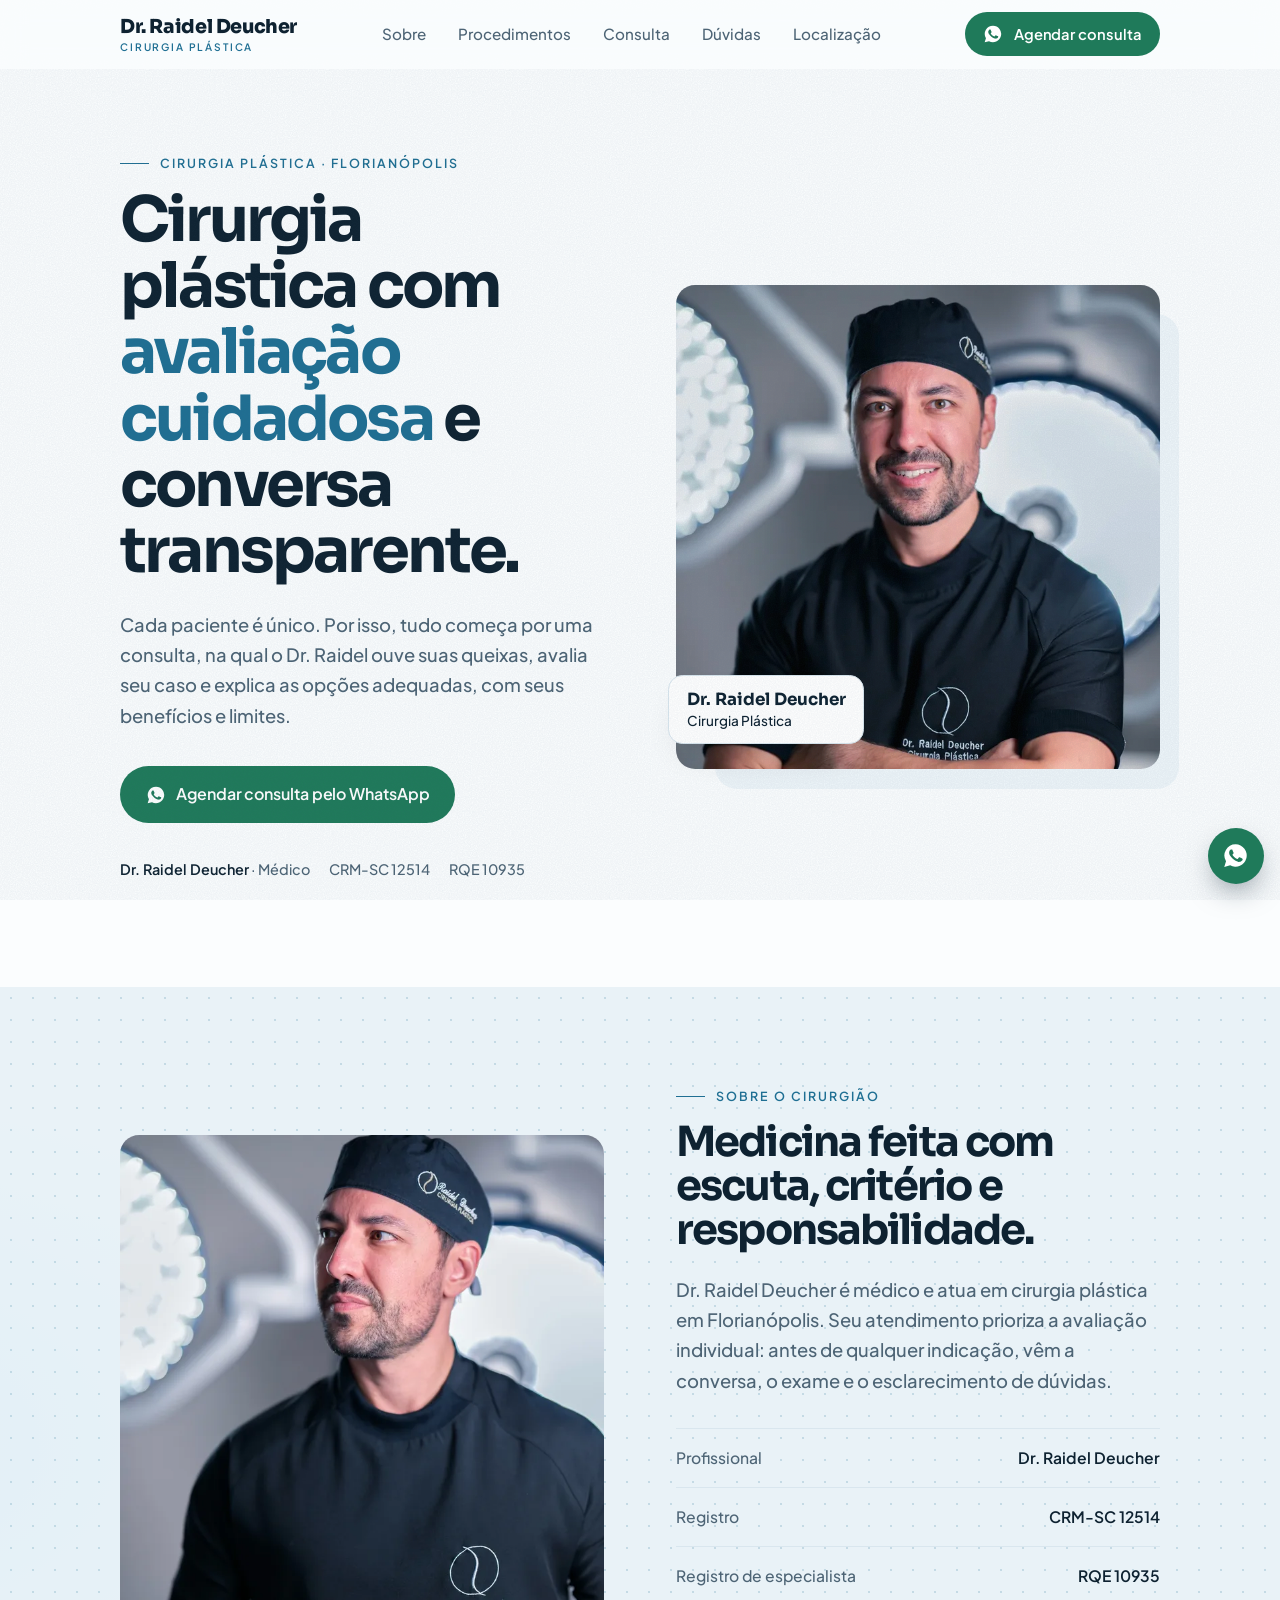
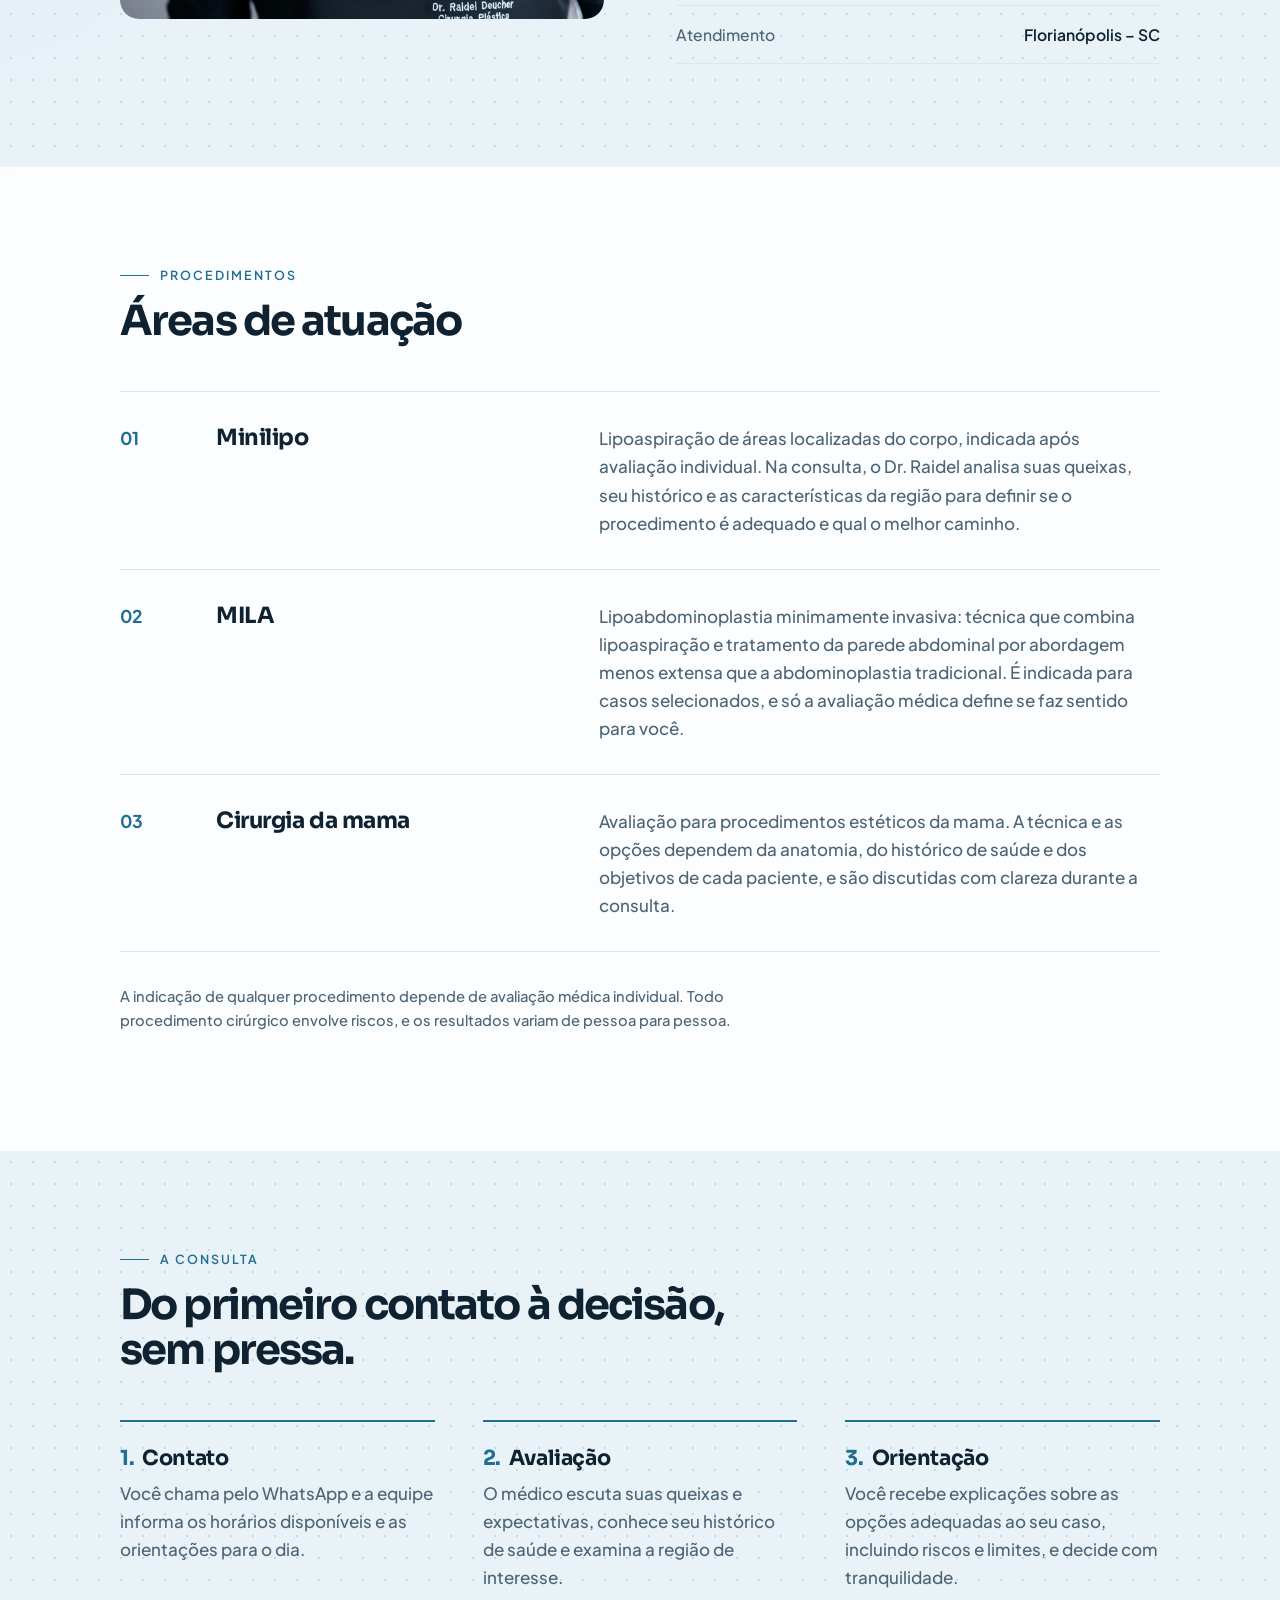
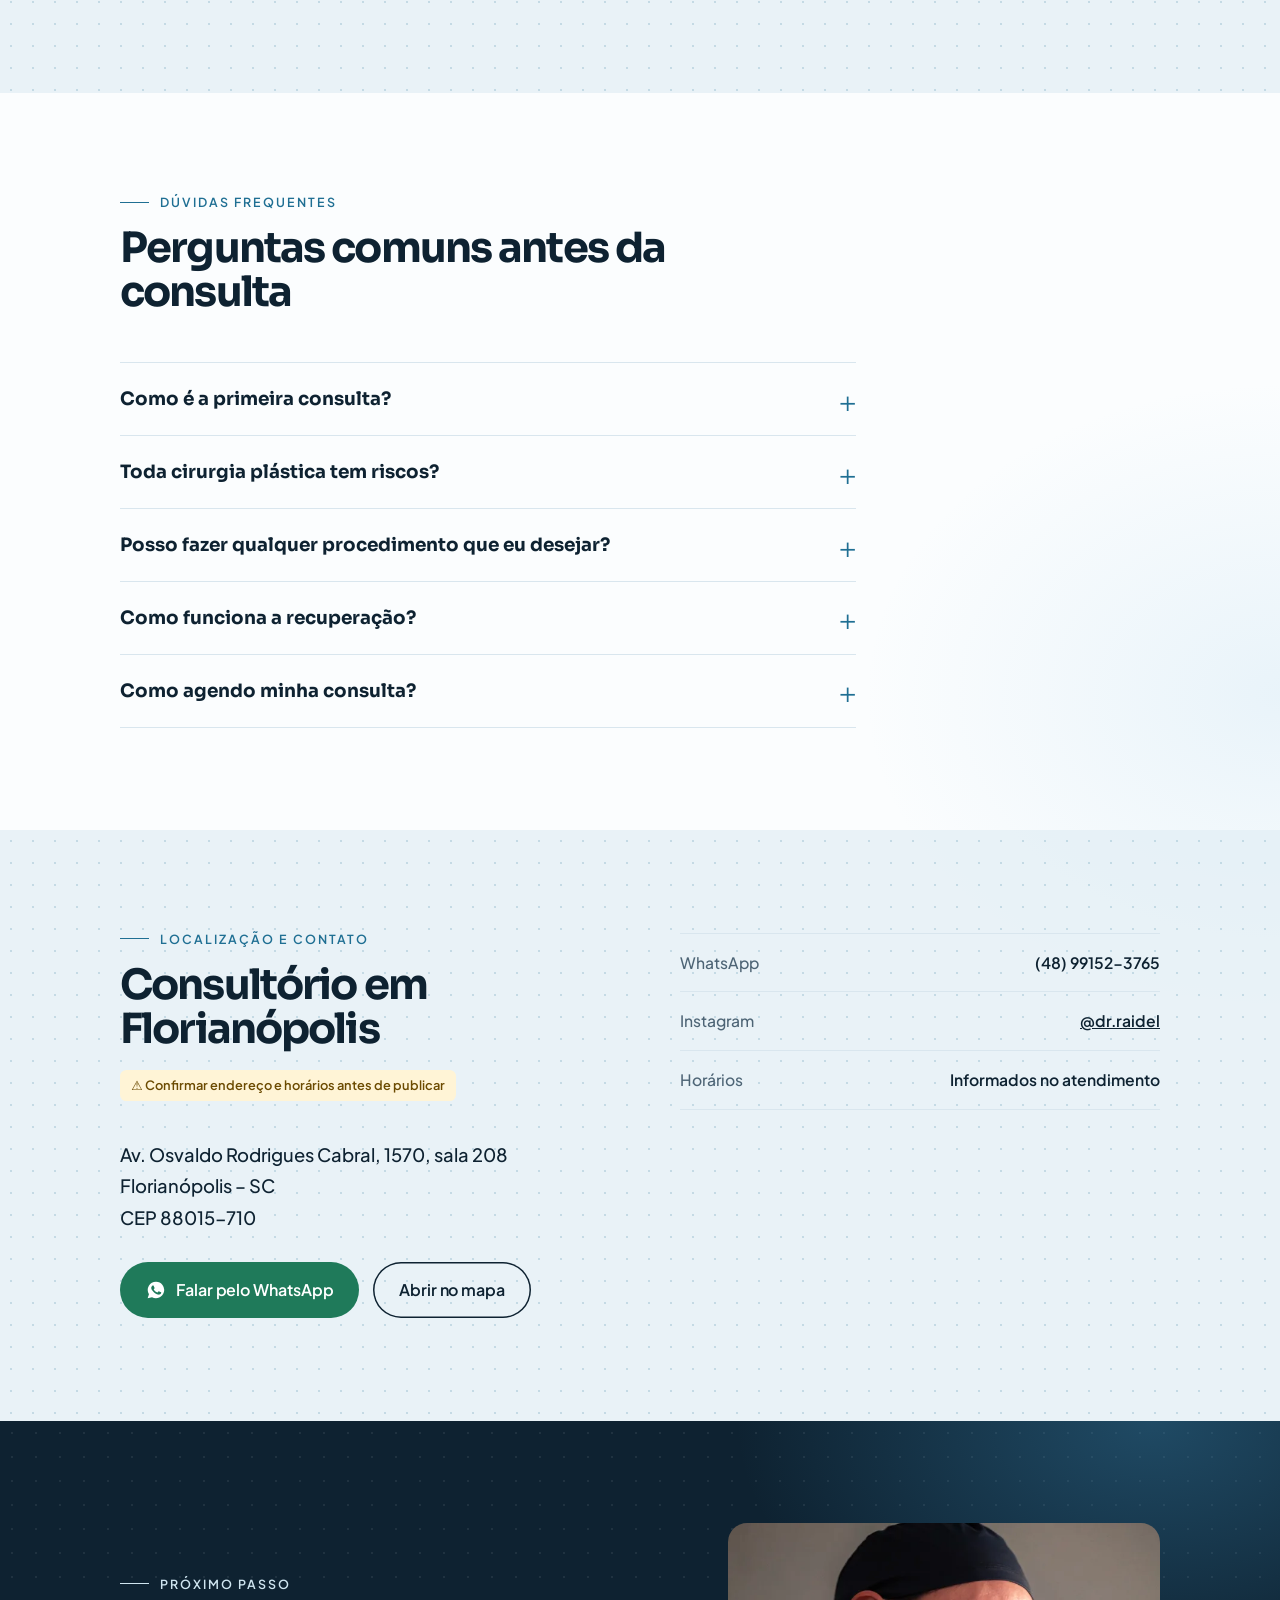
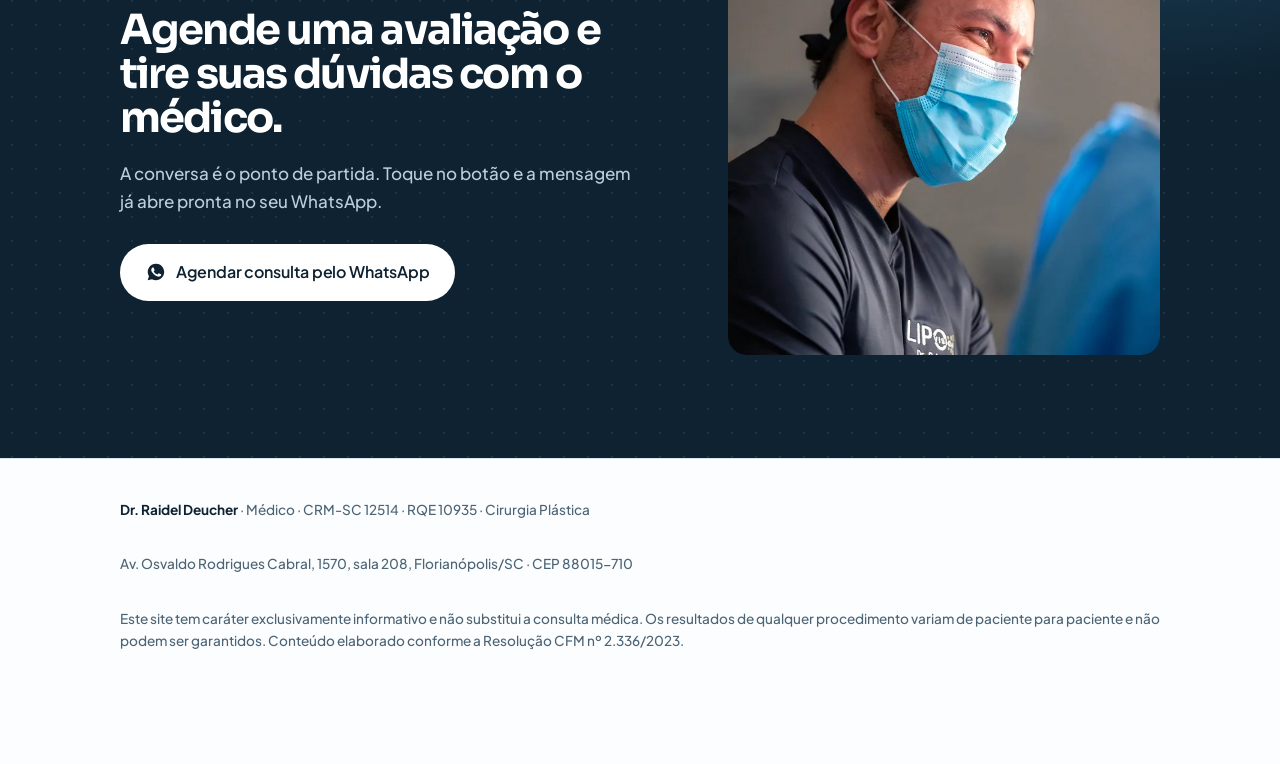
<file: raidel-deucher-v2/index.html>
<!doctype html>
<html lang="pt-BR">
<head>
<meta charset="utf-8">
<meta name="viewport" content="width=device-width,initial-scale=1">
<title>Dr. Raidel Deucher | Cirurgia Plástica em Florianópolis – SC</title>
<meta name="description" content="Dr. Raidel Deucher, médico (CRM-SC 12514, RQE 10935), atende em Florianópolis/SC. Minilipo, MILA e cirurgia da mama. Agende sua consulta de avaliação pelo WhatsApp.">
<meta name="theme-color" content="#fbfdfe">
<link rel="canonical" href="https://fzdexdev.github.io/sites/raidel-deucher-v2/">
<meta property="og:type" content="website">
<meta property="og:locale" content="pt_BR">
<meta property="og:title" content="Dr. Raidel Deucher | Cirurgia Plástica em Florianópolis – SC">
<meta property="og:description" content="Dr. Raidel Deucher, médico (CRM-SC 12514, RQE 10935), atende em Florianópolis/SC. Minilipo, MILA e cirurgia da mama. Agende sua consulta de avaliação pelo WhatsApp.">
<meta property="og:url" content="https://fzdexdev.github.io/sites/raidel-deucher-v2/">
<meta property="og:image" content="https://fzdexdev.github.io/sites/raidel-deucher-v2/img/og.jpg">
<meta name="twitter:card" content="summary_large_image">
<link rel="icon" href="favicon.svg" type="image/svg+xml">
<link rel="preload" as="image" href="img/hero-720.webp" imagesrcset="img/hero-720.webp 720w, img/hero-1080.webp 1080w" imagesizes="(min-width:900px) 560px, 90vw">
<link rel="preconnect" href="https://fonts.googleapis.com">
<link rel="preconnect" href="https://fonts.gstatic.com" crossorigin>
<link rel="stylesheet" href="https://fonts.googleapis.com/css2?family=Plus+Jakarta+Sans:wght@400;500;600;700;800&family=Sora:wght@600;700;800&display=swap">
<link rel="stylesheet" href="styles.css?v=1793562562922">
<script type="application/ld+json">{"@context":"https://schema.org","@type":"Physician","name":"Dr. Raidel Deucher","medicalSpecialty":"PlasticSurgery","description":"Dr. Raidel Deucher, médico (CRM-SC 12514, RQE 10935), atende em Florianópolis/SC. Minilipo, MILA e cirurgia da mama. Agende sua consulta de avaliação pelo WhatsApp.","telephone":"+5548991523765","identifier":"CRM-SC 12514 RQE 10935","sameAs":["https://www.instagram.com/dr.raidel/"],"address":{"@type":"PostalAddress","streetAddress":"Av. Osvaldo Rodrigues Cabral, 1570, sala 208","addressLocality":"Florianópolis","addressRegion":"SC","postalCode":"88015-710","addressCountry":"BR"},"url":"https://fzdexdev.github.io/sites/raidel-deucher-v2/","image":"https://fzdexdev.github.io/sites/raidel-deucher-v2/img/og.jpg"}</script>
</head>
<body>
<a class="skip" href="#conteudo">Ir para o conteúdo</a>

<header class="hdr">
  <div class="wrap">
    <a class="brand" href="#topo" aria-label="Dr. Raidel Deucher – início">Dr. Raidel Deucher<small>Cirurgia Plástica</small></a>
    <nav class="nav" aria-label="Principal">
      <a href="#sobre">Sobre</a><a href="#procedimentos">Procedimentos</a><a href="#consulta">Consulta</a><a href="#duvidas">Dúvidas</a><a href="#local">Localização</a>
    </nav>
    <a class="btn sm" href="https://wa.me/5548991523765?text=Ol%C3%A1%2C%20Dr.%20Raidel!%20Gostaria%20de%20agendar%20uma%20consulta%20de%20avalia%C3%A7%C3%A3o." target="_blank" rel="noopener noreferrer" data-cta><svg viewBox="0 0 24 24" fill="currentColor" aria-hidden="true"><path d="M12.04 2a9.9 9.9 0 0 0-8.5 14.96L2 22l5.2-1.4A9.9 9.9 0 1 0 12.04 2zm5.8 14.1c-.25.7-1.45 1.33-2 1.4-.5.07-1.13.1-1.8-.12a14 14 0 0 1-1.65-.6c-2.9-1.25-4.78-4.15-4.92-4.35-.14-.2-1.17-1.55-1.17-2.97 0-1.4.74-2.1 1-2.38.27-.28.58-.35.78-.35h.56c.18 0 .42-.07.65.5.25.58.84 2 .9 2.15.08.14.13.3.03.5-.1.2-.15.3-.3.47-.14.17-.3.38-.43.5-.14.15-.3.3-.12.6.17.3.76 1.25 1.63 2.02 1.1.98 2.04 1.28 2.33 1.43.3.14.47.12.64-.07.17-.2.74-.86.93-1.16.2-.3.4-.25.66-.15.28.1 1.75.82 2.05.97.3.15.5.22.57.35.08.12.08.72-.17 1.4z"/></svg><span><span class="sm-hide">Agendar </span>consulta</span></a>
  </div>
</header>

<main id="conteudo">
<section class="hero" id="topo">
  <div class="wrap">
    <div class="rv">
      <p class="eyebrow">Cirurgia Plástica · Florianópolis</p>
      <h1>Cirurgia plástica com <em>avaliação cuidadosa</em> e conversa transparente.</h1>
      <p class="lead">Cada paciente é único. Por isso, tudo começa por uma consulta, na qual o Dr. Raidel ouve suas queixas, avalia seu caso e explica as opções adequadas, com seus benefícios e limites.</p>
      <div class="cta-row"><a class="btn " href="https://wa.me/5548991523765?text=Ol%C3%A1%2C%20Dr.%20Raidel!%20Gostaria%20de%20agendar%20uma%20consulta%20de%20avalia%C3%A7%C3%A3o." target="_blank" rel="noopener noreferrer" data-cta><svg viewBox="0 0 24 24" fill="currentColor" aria-hidden="true"><path d="M12.04 2a9.9 9.9 0 0 0-8.5 14.96L2 22l5.2-1.4A9.9 9.9 0 1 0 12.04 2zm5.8 14.1c-.25.7-1.45 1.33-2 1.4-.5.07-1.13.1-1.8-.12a14 14 0 0 1-1.65-.6c-2.9-1.25-4.78-4.15-4.92-4.35-.14-.2-1.17-1.55-1.17-2.97 0-1.4.74-2.1 1-2.38.27-.28.58-.35.78-.35h.56c.18 0 .42-.07.65.5.25.58.84 2 .9 2.15.08.14.13.3.03.5-.1.2-.15.3-.3.47-.14.17-.3.38-.43.5-.14.15-.3.3-.12.6.17.3.76 1.25 1.63 2.02 1.1.98 2.04 1.28 2.33 1.43.3.14.47.12.64-.07.17-.2.74-.86.93-1.16.2-.3.4-.25.66-.15.28.1 1.75.82 2.05.97.3.15.5.22.57.35.08.12.08.72-.17 1.4z"/></svg><span>Agendar consulta pelo WhatsApp</span></a></div>
      <p class="id-line"><span><b>Dr. Raidel Deucher</b> · Médico</span><span>CRM-SC 12514</span><span>RQE 10935</span></p>
    </div>
    <div class="portrait rv">
      <img src="img/hero-1080.webp" srcset="img/hero-720.webp 720w, img/hero-1080.webp 1080w" sizes="(min-width:900px) 560px, 90vw" width="1080" height="1080" alt="Retrato do Dr. Raidel Deucher, cirurgião plástico, em centro cirúrgico" fetchpriority="high">
      <div class="tag"><b>Dr. Raidel Deucher</b>Cirurgia Plástica</div>
    </div>
  </div>
</section>

<section class="about soft" id="sobre">
  <div class="wrap">
    <div class="rv"><img src="img/sobre-1080.webp" srcset="img/sobre-720.webp 720w, img/sobre-1080.webp 1080w" sizes="(min-width:900px) 560px, 90vw" width="1080" height="1080" alt="Dr. Raidel Deucher em ambiente cirúrgico" loading="lazy"></div>
    <div class="rv">
      <p class="eyebrow">Sobre o cirurgião</p>
      <h2>Medicina feita com escuta, critério e responsabilidade.</h2>
      <p class="lead" style="margin-top:1.4rem">Dr. Raidel Deucher é médico e atua em cirurgia plástica em Florianópolis. Seu atendimento prioriza a avaliação individual: antes de qualquer indicação, vêm a conversa, o exame e o esclarecimento de dúvidas.</p>
      <ul class="facts">
        <li><span>Profissional</span><b>Dr. Raidel Deucher</b></li>
        <li><span>Registro</span><b>CRM-SC 12514</b></li>
        <li><span>Registro de especialista</span><b>RQE 10935</b></li>
        <li><span>Atendimento</span><b>Florianópolis – SC</b></li>
      </ul>
    </div>
  </div>
</section>

<section id="procedimentos">
  <div class="wrap">
    <div class="sec-head rv"><p class="eyebrow">Procedimentos</p><h2>Áreas de atuação</h2></div>
    <ol class="proc">
      <li class="rv"><h3>Minilipo</h3><p>Lipoaspiração de áreas localizadas do corpo, indicada após avaliação individual. Na consulta, o Dr. Raidel analisa suas queixas, seu histórico e as características da região para definir se o procedimento é adequado e qual o melhor caminho.</p></li>
      <li class="rv"><h3>MILA</h3><p>Lipoabdominoplastia minimamente invasiva: técnica que combina lipoaspiração e tratamento da parede abdominal por abordagem menos extensa que a abdominoplastia tradicional. É indicada para casos selecionados, e só a avaliação médica define se faz sentido para você.</p></li>
      <li class="rv"><h3>Cirurgia da mama</h3><p>Avaliação para procedimentos estéticos da mama. A técnica e as opções dependem da anatomia, do histórico de saúde e dos objetivos de cada paciente, e são discutidas com clareza durante a consulta.</p></li>
    </ol>
    <p class="note rv">A indicação de qualquer procedimento depende de avaliação médica individual. Todo procedimento cirúrgico envolve riscos, e os resultados variam de pessoa para pessoa.</p>
  </div>
</section>

<section class="soft" id="consulta">
  <div class="wrap">
    <div class="sec-head rv"><p class="eyebrow">A consulta</p><h2>Do primeiro contato à decisão, sem pressa.</h2></div>
    <div class="steps">
      <div class="rv"><h3>Contato</h3><p>Você chama pelo WhatsApp e a equipe informa os horários disponíveis e as orientações para o dia.</p></div>
      <div class="rv"><h3>Avaliação</h3><p>O médico escuta suas queixas e expectativas, conhece seu histórico de saúde e examina a região de interesse.</p></div>
      <div class="rv"><h3>Orientação</h3><p>Você recebe explicações sobre as opções adequadas ao seu caso, incluindo riscos e limites, e decide com tranquilidade.</p></div>
    </div>
  </div>
</section>

<section id="duvidas">
  <div class="wrap">
    <div class="sec-head rv"><p class="eyebrow">Dúvidas frequentes</p><h2>Perguntas comuns antes da consulta</h2></div>
    <div class="faq rv">
      <details><summary>Como é a primeira consulta?</summary><p>É uma conversa com o médico para entender suas queixas e expectativas, avaliar seu histórico de saúde e realizar o exame físico. Ao final, ele explica as opções adequadas ao seu caso, incluindo benefícios, limitações e riscos.</p></details>
      <details><summary>Toda cirurgia plástica tem riscos?</summary><p>Sim. Todo procedimento cirúrgico envolve riscos, que variam conforme o procedimento e as condições de saúde de cada pessoa. Eles são explicados em consulta, e o resultado nunca pode ser garantido.</p></details>
      <details><summary>Posso fazer qualquer procedimento que eu desejar?</summary><p>Não. A indicação é sempre individual e depende de avaliação médica. Em alguns casos, a melhor orientação pode ser outra técnica, ou até não operar.</p></details>
      <details><summary>Como funciona a recuperação?</summary><p>O tempo e os cuidados de recuperação variam de acordo com o procedimento e com cada paciente. As orientações de pré e pós-operatório são passadas pelo médico e pela equipe durante o acompanhamento.</p></details>
      <details><summary>Como agendo minha consulta?</summary><p>Pelo WhatsApp. Basta tocar em qualquer botão do site para abrir uma conversa já com a mensagem pronta, e a equipe informa os horários e as condições de atendimento.</p></details>
    </div>
  </div>
</section>

<section class="local soft" id="local">
  <div class="wrap">
    <div class="rv">
      <p class="eyebrow">Localização e contato</p>
      <h2>Consultório em Florianópolis</h2>
      <p class="todo" style="margin-top:1.2rem">⚠ Confirmar endereço e horários antes de publicar</p>
      <address class="addr">Av. Osvaldo Rodrigues Cabral, 1570, sala 208<br>Florianópolis – SC<br>CEP 88015-710</address>
      <div class="cta-row">
        <a class="btn " href="https://wa.me/5548991523765?text=Ol%C3%A1%2C%20Dr.%20Raidel!%20Gostaria%20de%20agendar%20uma%20consulta%20de%20avalia%C3%A7%C3%A3o." target="_blank" rel="noopener noreferrer" data-cta><svg viewBox="0 0 24 24" fill="currentColor" aria-hidden="true"><path d="M12.04 2a9.9 9.9 0 0 0-8.5 14.96L2 22l5.2-1.4A9.9 9.9 0 1 0 12.04 2zm5.8 14.1c-.25.7-1.45 1.33-2 1.4-.5.07-1.13.1-1.8-.12a14 14 0 0 1-1.65-.6c-2.9-1.25-4.78-4.15-4.92-4.35-.14-.2-1.17-1.55-1.17-2.97 0-1.4.74-2.1 1-2.38.27-.28.58-.35.78-.35h.56c.18 0 .42-.07.65.5.25.58.84 2 .9 2.15.08.14.13.3.03.5-.1.2-.15.3-.3.47-.14.17-.3.38-.43.5-.14.15-.3.3-.12.6.17.3.76 1.25 1.63 2.02 1.1.98 2.04 1.28 2.33 1.43.3.14.47.12.64-.07.17-.2.74-.86.93-1.16.2-.3.4-.25.66-.15.28.1 1.75.82 2.05.97.3.15.5.22.57.35.08.12.08.72-.17 1.4z"/></svg><span>Falar pelo WhatsApp</span></a>
        <a class="btn ghost" href="https://www.google.com/maps/search/?api=1&query=Av.%20Osvaldo%20Rodrigues%20Cabral%2C%201570%2C%20sala%20208%2C%20Florian%C3%B3polis%20-%20SC%2C%2088015-710" target="_blank" rel="noopener noreferrer">Abrir no mapa</a>
      </div>
    </div>
    <div class="rv">
      <ul class="facts" style="margin-top:0">
        <li><span>WhatsApp</span><b>(48) 99152-3765</b></li>
        <li><span>Instagram</span><b><a href="https://www.instagram.com/dr.raidel/" target="_blank" rel="noopener noreferrer">@dr.raidel</a></b></li>
        <li><span>Horários</span><b>Informados no atendimento</b></li>
      </ul>
    </div>
  </div>
</section>

<section class="final">
  <div class="wrap">
    <div class="rv">
      <p class="eyebrow">Próximo passo</p>
      <h2>Agende uma avaliação e tire suas dúvidas com o médico.</h2>
      <p>A conversa é o ponto de partida. Toque no botão e a mensagem já abre pronta no seu WhatsApp.</p>
      <div style="margin-top:1.8rem"><a class="btn light" href="https://wa.me/5548991523765?text=Ol%C3%A1%2C%20Dr.%20Raidel!%20Gostaria%20de%20agendar%20uma%20consulta%20de%20avalia%C3%A7%C3%A3o." target="_blank" rel="noopener noreferrer" data-cta><svg viewBox="0 0 24 24" fill="currentColor" aria-hidden="true"><path d="M12.04 2a9.9 9.9 0 0 0-8.5 14.96L2 22l5.2-1.4A9.9 9.9 0 1 0 12.04 2zm5.8 14.1c-.25.7-1.45 1.33-2 1.4-.5.07-1.13.1-1.8-.12a14 14 0 0 1-1.65-.6c-2.9-1.25-4.78-4.15-4.92-4.35-.14-.2-1.17-1.55-1.17-2.97 0-1.4.74-2.1 1-2.38.27-.28.58-.35.78-.35h.56c.18 0 .42-.07.65.5.25.58.84 2 .9 2.15.08.14.13.3.03.5-.1.2-.15.3-.3.47-.14.17-.3.38-.43.5-.14.15-.3.3-.12.6.17.3.76 1.25 1.63 2.02 1.1.98 2.04 1.28 2.33 1.43.3.14.47.12.64-.07.17-.2.74-.86.93-1.16.2-.3.4-.25.66-.15.28.1 1.75.82 2.05.97.3.15.5.22.57.35.08.12.08.72-.17 1.4z"/></svg><span>Agendar consulta pelo WhatsApp</span></a></div>
    </div>
    <div class="rv"><img src="img/cta-1080.webp" srcset="img/cta-720.webp 720w, img/cta-1080.webp 1080w" sizes="(min-width:900px) 560px, 90vw" width="1080" height="1080" alt="Dr. Raidel Deucher em atendimento no centro cirúrgico" loading="lazy"></div>
  </div>
</section>
</main>

<footer>
  <div class="wrap">
    <p><b>Dr. Raidel Deucher</b> · Médico · CRM-SC 12514 · RQE 10935 · Cirurgia Plástica</p>
    <p>Av. Osvaldo Rodrigues Cabral, 1570, sala 208, Florianópolis/SC · CEP 88015-710</p>
    <p>Este site tem caráter exclusivamente informativo e não substitui a consulta médica. Os resultados de qualquer procedimento variam de paciente para paciente e não podem ser garantidos. Conteúdo elaborado conforme a Resolução CFM nº 2.336/2023.</p>
  </div>
</footer>

<a class="fab" href="https://wa.me/5548991523765?text=Ol%C3%A1%2C%20Dr.%20Raidel!%20Gostaria%20de%20agendar%20uma%20consulta%20de%20avalia%C3%A7%C3%A3o." target="_blank" rel="noopener noreferrer" data-cta aria-label="Agendar consulta pelo WhatsApp"><svg viewBox="0 0 24 24" fill="currentColor" aria-hidden="true"><path d="M12.04 2a9.9 9.9 0 0 0-8.5 14.96L2 22l5.2-1.4A9.9 9.9 0 1 0 12.04 2zm5.8 14.1c-.25.7-1.45 1.33-2 1.4-.5.07-1.13.1-1.8-.12a14 14 0 0 1-1.65-.6c-2.9-1.25-4.78-4.15-4.92-4.35-.14-.2-1.17-1.55-1.17-2.97 0-1.4.74-2.1 1-2.38.27-.28.58-.35.78-.35h.56c.18 0 .42-.07.65.5.25.58.84 2 .9 2.15.08.14.13.3.03.5-.1.2-.15.3-.3.47-.14.17-.3.38-.43.5-.14.15-.3.3-.12.6.17.3.76 1.25 1.63 2.02 1.1.98 2.04 1.28 2.33 1.43.3.14.47.12.64-.07.17-.2.74-.86.93-1.16.2-.3.4-.25.66-.15.28.1 1.75.82 2.05.97.3.15.5.22.57.35.08.12.08.72-.17 1.4z"/></svg></a>
<script src="main.js?v=1793562562922" defer></script>
</body>
</html>
</file>
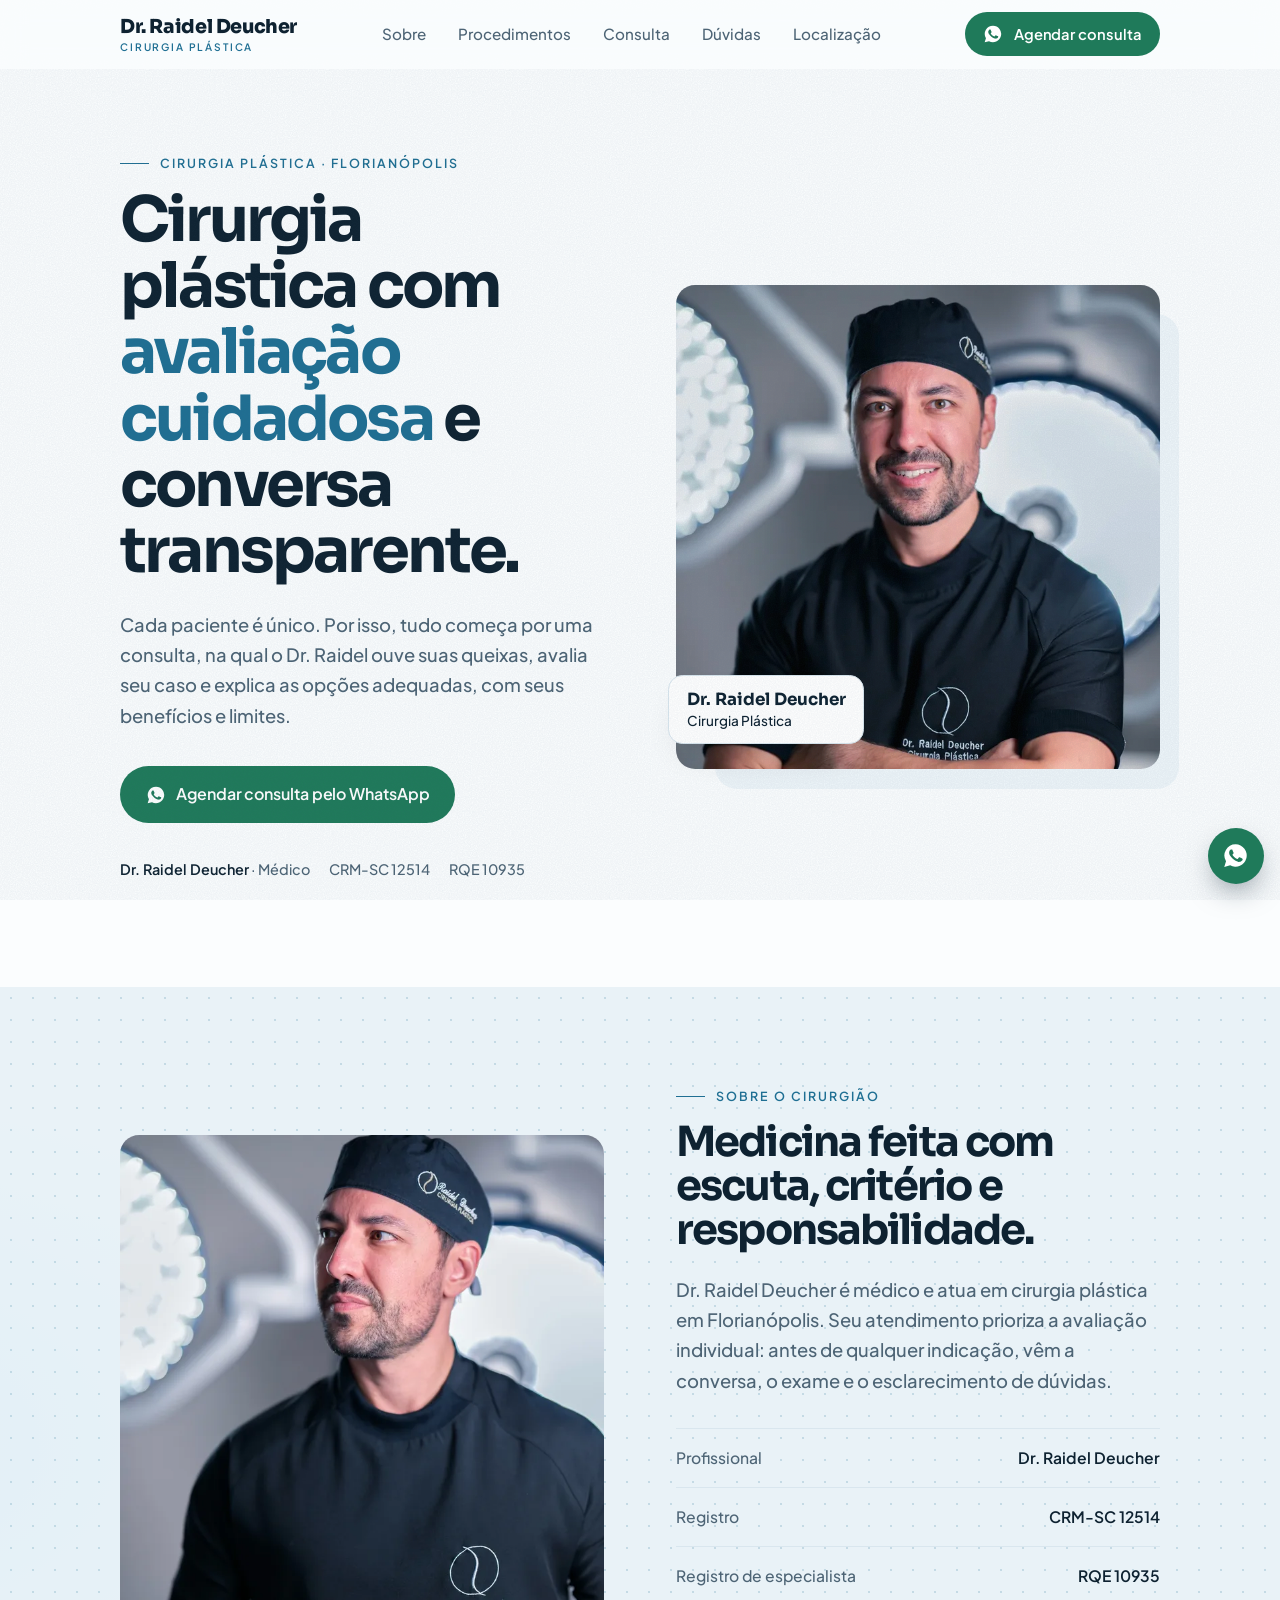
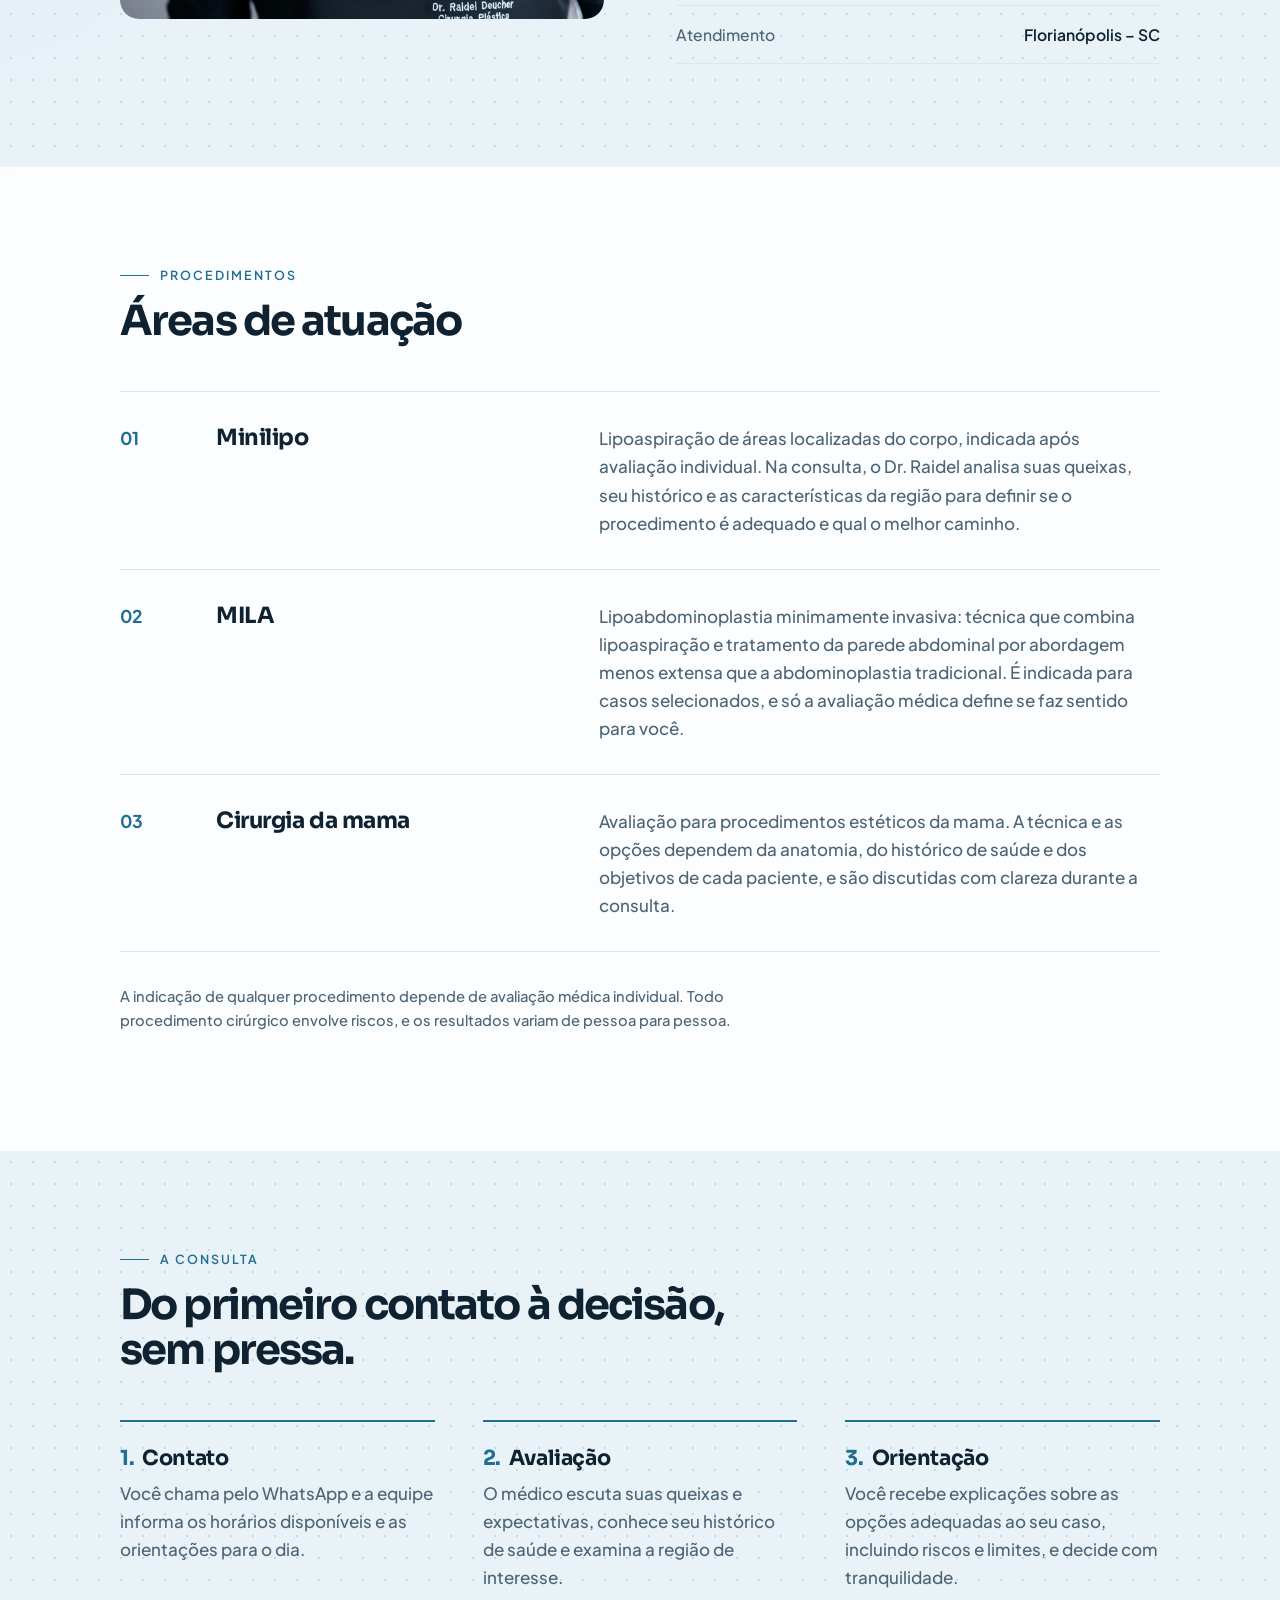
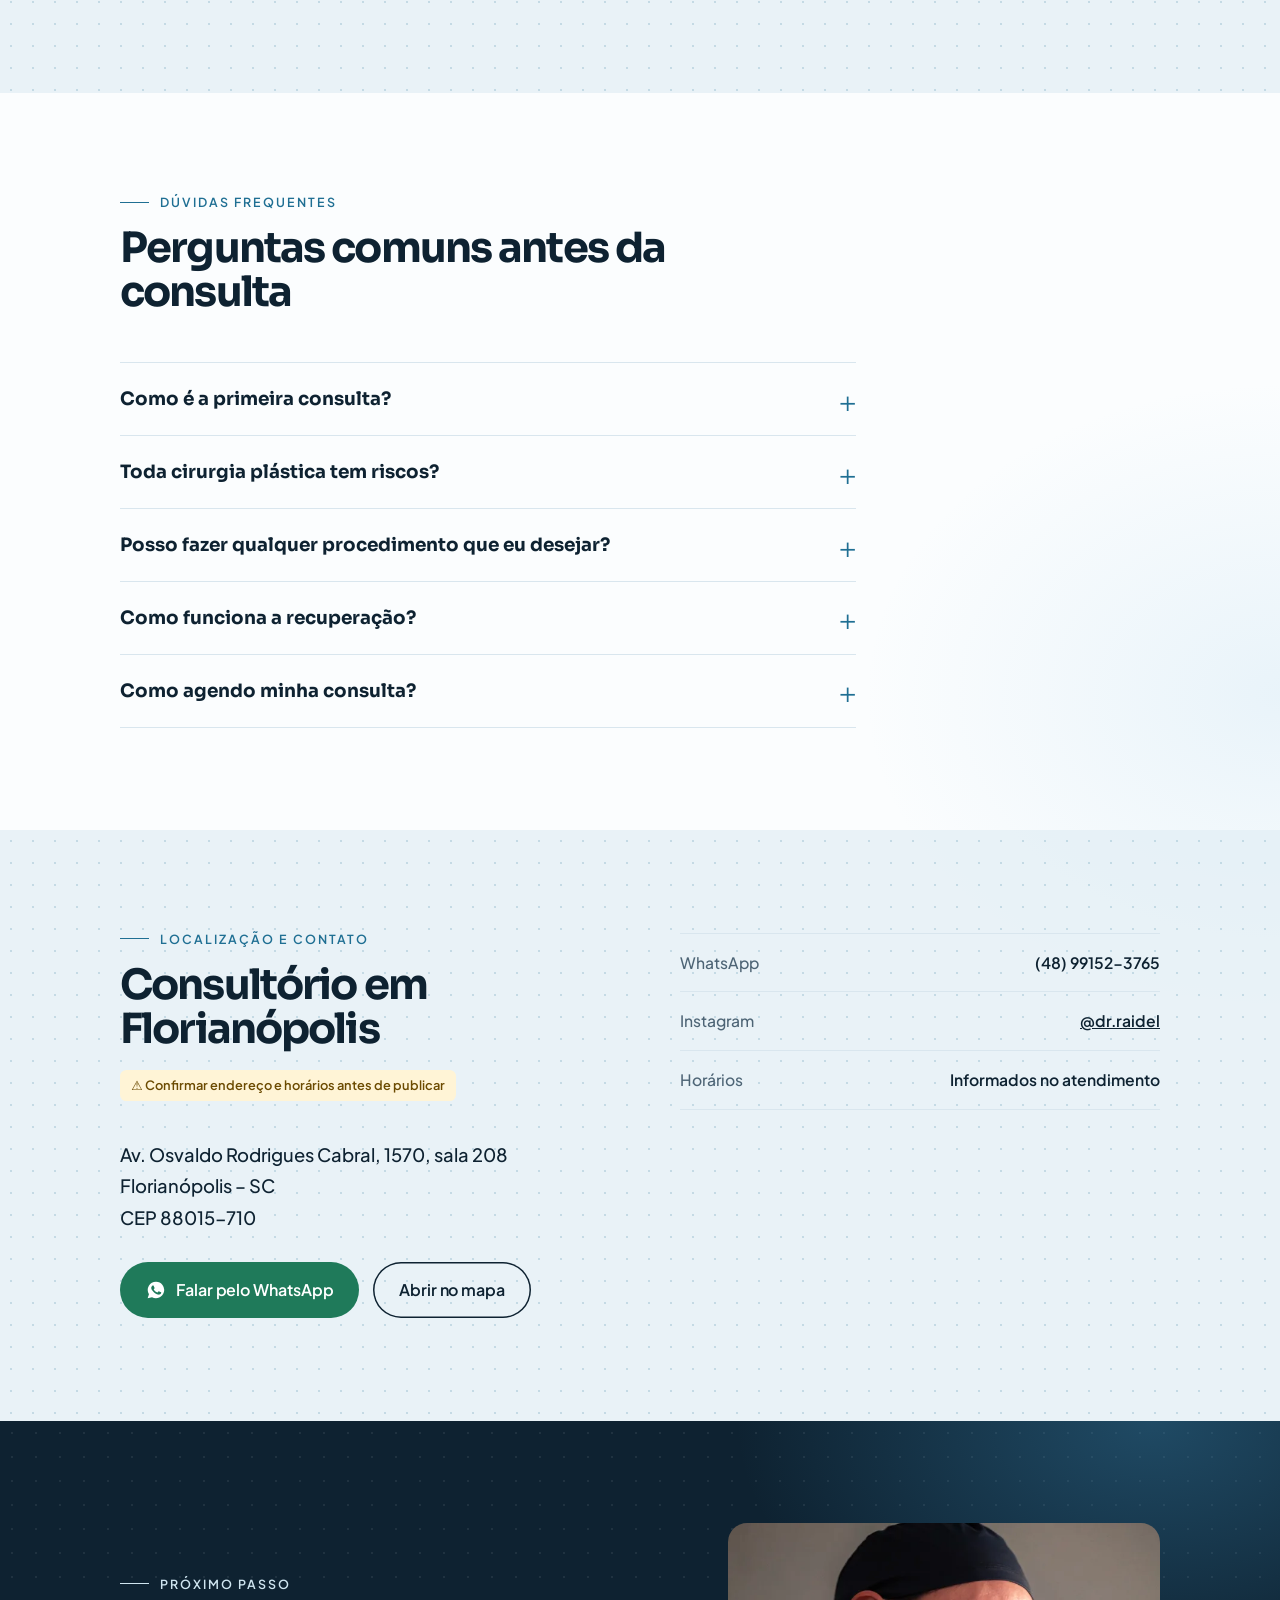
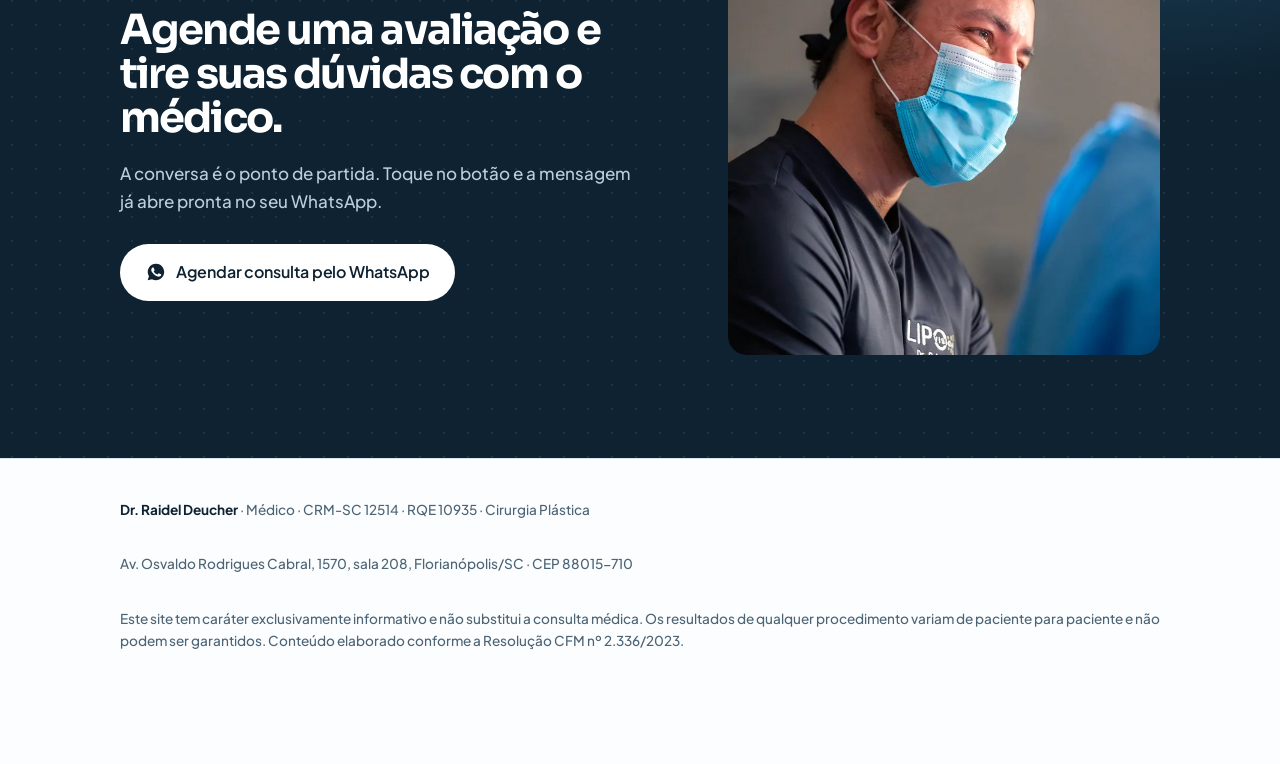
<file: raidel-deucher/index.html>
<!doctype html>
<html lang="pt-BR">
<head>
<meta charset="utf-8">
<meta name="viewport" content="width=device-width,initial-scale=1">
<title>Dr. Raidel Deucher | Cirurgia Plástica em Florianópolis – SC</title>
<meta name="description" content="Dr. Raidel Deucher, médico (CRM-SC 12514, RQE 10935), atende em Florianópolis/SC. Minilipo, MILA e cirurgia da mama. Agende sua consulta de avaliação pelo WhatsApp.">
<meta name="theme-color" content="#fbfdfe">
<link rel="canonical" href="https://fzdexdev.github.io/sites/raidel-deucher/">
<meta property="og:type" content="website">
<meta property="og:locale" content="pt_BR">
<meta property="og:title" content="Dr. Raidel Deucher | Cirurgia Plástica em Florianópolis – SC">
<meta property="og:description" content="Dr. Raidel Deucher, médico (CRM-SC 12514, RQE 10935), atende em Florianópolis/SC. Minilipo, MILA e cirurgia da mama. Agende sua consulta de avaliação pelo WhatsApp.">
<meta property="og:url" content="https://fzdexdev.github.io/sites/raidel-deucher/">
<meta property="og:image" content="https://fzdexdev.github.io/sites/raidel-deucher/img/og.jpg">
<meta name="twitter:card" content="summary_large_image">
<link rel="icon" href="favicon.svg" type="image/svg+xml">
<link rel="preload" as="image" href="img/hero-720.webp" imagesrcset="img/hero-720.webp 720w, img/hero-1080.webp 1080w" imagesizes="(min-width:900px) 560px, 90vw">
<link rel="preconnect" href="https://fonts.googleapis.com">
<link rel="preconnect" href="https://fonts.gstatic.com" crossorigin>
<link rel="stylesheet" href="https://fonts.googleapis.com/css2?family=Plus+Jakarta+Sans:wght@400;500;600;700;800&family=Sora:wght@600;700;800&display=swap">
<link rel="stylesheet" href="styles.css?v=1793562455733">
<script type="application/ld+json">{"@context":"https://schema.org","@type":"Physician","name":"Dr. Raidel Deucher","medicalSpecialty":"PlasticSurgery","description":"Dr. Raidel Deucher, médico (CRM-SC 12514, RQE 10935), atende em Florianópolis/SC. Minilipo, MILA e cirurgia da mama. Agende sua consulta de avaliação pelo WhatsApp.","telephone":"+5548991523765","identifier":"CRM-SC 12514 RQE 10935","sameAs":["https://www.instagram.com/dr.raidel/"],"address":{"@type":"PostalAddress","streetAddress":"Av. Osvaldo Rodrigues Cabral, 1570, sala 208","addressLocality":"Florianópolis","addressRegion":"SC","postalCode":"88015-710","addressCountry":"BR"},"url":"https://fzdexdev.github.io/sites/raidel-deucher/","image":"https://fzdexdev.github.io/sites/raidel-deucher/img/og.jpg"}</script>
</head>
<body>
<a class="skip" href="#conteudo">Ir para o conteúdo</a>

<header class="hdr">
  <div class="wrap">
    <a class="brand" href="#topo" aria-label="Dr. Raidel Deucher – início">Dr. Raidel Deucher<small>Cirurgia Plástica</small></a>
    <nav class="nav" aria-label="Principal">
      <a href="#sobre">Sobre</a><a href="#procedimentos">Procedimentos</a><a href="#consulta">Consulta</a><a href="#duvidas">Dúvidas</a><a href="#local">Localização</a>
    </nav>
    <a class="btn sm" href="https://wa.me/5548991523765?text=Ol%C3%A1%2C%20Dr.%20Raidel!%20Gostaria%20de%20agendar%20uma%20consulta%20de%20avalia%C3%A7%C3%A3o." target="_blank" rel="noopener noreferrer" data-cta><svg viewBox="0 0 24 24" fill="currentColor" aria-hidden="true"><path d="M12.04 2a9.9 9.9 0 0 0-8.5 14.96L2 22l5.2-1.4A9.9 9.9 0 1 0 12.04 2zm5.8 14.1c-.25.7-1.45 1.33-2 1.4-.5.07-1.13.1-1.8-.12a14 14 0 0 1-1.65-.6c-2.9-1.25-4.78-4.15-4.92-4.35-.14-.2-1.17-1.55-1.17-2.97 0-1.4.74-2.1 1-2.38.27-.28.58-.35.78-.35h.56c.18 0 .42-.07.65.5.25.58.84 2 .9 2.15.08.14.13.3.03.5-.1.2-.15.3-.3.47-.14.17-.3.38-.43.5-.14.15-.3.3-.12.6.17.3.76 1.25 1.63 2.02 1.1.98 2.04 1.28 2.33 1.43.3.14.47.12.64-.07.17-.2.74-.86.93-1.16.2-.3.4-.25.66-.15.28.1 1.75.82 2.05.97.3.15.5.22.57.35.08.12.08.72-.17 1.4z"/></svg><span><span class="sm-hide">Agendar </span>consulta</span></a>
  </div>
</header>

<main id="conteudo">
<section class="hero" id="topo">
  <div class="wrap">
    <div class="rv">
      <p class="eyebrow">Cirurgia Plástica · Florianópolis</p>
      <h1>Cirurgia plástica com <em>avaliação cuidadosa</em> e conversa transparente.</h1>
      <p class="lead">Cada paciente é único. Por isso, tudo começa por uma consulta, na qual o Dr. Raidel ouve suas queixas, avalia seu caso e explica as opções adequadas, com seus benefícios e limites.</p>
      <div class="cta-row"><a class="btn " href="https://wa.me/5548991523765?text=Ol%C3%A1%2C%20Dr.%20Raidel!%20Gostaria%20de%20agendar%20uma%20consulta%20de%20avalia%C3%A7%C3%A3o." target="_blank" rel="noopener noreferrer" data-cta><svg viewBox="0 0 24 24" fill="currentColor" aria-hidden="true"><path d="M12.04 2a9.9 9.9 0 0 0-8.5 14.96L2 22l5.2-1.4A9.9 9.9 0 1 0 12.04 2zm5.8 14.1c-.25.7-1.45 1.33-2 1.4-.5.07-1.13.1-1.8-.12a14 14 0 0 1-1.65-.6c-2.9-1.25-4.78-4.15-4.92-4.35-.14-.2-1.17-1.55-1.17-2.97 0-1.4.74-2.1 1-2.38.27-.28.58-.35.78-.35h.56c.18 0 .42-.07.65.5.25.58.84 2 .9 2.15.08.14.13.3.03.5-.1.2-.15.3-.3.47-.14.17-.3.38-.43.5-.14.15-.3.3-.12.6.17.3.76 1.25 1.63 2.02 1.1.98 2.04 1.28 2.33 1.43.3.14.47.12.64-.07.17-.2.74-.86.93-1.16.2-.3.4-.25.66-.15.28.1 1.75.82 2.05.97.3.15.5.22.57.35.08.12.08.72-.17 1.4z"/></svg><span>Agendar consulta pelo WhatsApp</span></a></div>
      <p class="id-line"><span><b>Dr. Raidel Deucher</b> · Médico</span><span>CRM-SC 12514</span><span>RQE 10935</span></p>
    </div>
    <div class="portrait rv">
      <img src="img/hero-1080.webp" srcset="img/hero-720.webp 720w, img/hero-1080.webp 1080w" sizes="(min-width:900px) 560px, 90vw" width="1080" height="1080" alt="Retrato do Dr. Raidel Deucher, cirurgião plástico, em centro cirúrgico" fetchpriority="high">
      <div class="tag"><b>Dr. Raidel Deucher</b>Cirurgia Plástica</div>
    </div>
  </div>
</section>

<section class="about soft" id="sobre">
  <div class="wrap">
    <div class="rv"><img src="img/sobre-1080.webp" srcset="img/sobre-720.webp 720w, img/sobre-1080.webp 1080w" sizes="(min-width:900px) 560px, 90vw" width="1080" height="1080" alt="Dr. Raidel Deucher em ambiente cirúrgico" loading="lazy"></div>
    <div class="rv">
      <p class="eyebrow">Sobre o cirurgião</p>
      <h2>Medicina feita com escuta, critério e responsabilidade.</h2>
      <p class="lead" style="margin-top:1.4rem">Dr. Raidel Deucher é médico e atua em cirurgia plástica em Florianópolis. Seu atendimento prioriza a avaliação individual: antes de qualquer indicação, vêm a conversa, o exame e o esclarecimento de dúvidas.</p>
      <ul class="facts">
        <li><span>Profissional</span><b>Dr. Raidel Deucher</b></li>
        <li><span>Registro</span><b>CRM-SC 12514</b></li>
        <li><span>Registro de especialista</span><b>RQE 10935</b></li>
        <li><span>Atendimento</span><b>Florianópolis – SC</b></li>
      </ul>
    </div>
  </div>
</section>

<section id="procedimentos">
  <div class="wrap">
    <div class="sec-head rv"><p class="eyebrow">Procedimentos</p><h2>Áreas de atuação</h2></div>
    <ol class="proc">
      <li class="rv"><h3>Minilipo</h3><p>Lipoaspiração de áreas localizadas do corpo, indicada após avaliação individual. Na consulta, o Dr. Raidel analisa suas queixas, seu histórico e as características da região para definir se o procedimento é adequado e qual o melhor caminho.</p></li>
      <li class="rv"><h3>MILA</h3><p>Lipoabdominoplastia minimamente invasiva: técnica que combina lipoaspiração e tratamento da parede abdominal por abordagem menos extensa que a abdominoplastia tradicional. É indicada para casos selecionados, e só a avaliação médica define se faz sentido para você.</p></li>
      <li class="rv"><h3>Cirurgia da mama</h3><p>Avaliação para procedimentos estéticos da mama. A técnica e as opções dependem da anatomia, do histórico de saúde e dos objetivos de cada paciente, e são discutidas com clareza durante a consulta.</p></li>
    </ol>
    <p class="note rv">A indicação de qualquer procedimento depende de avaliação médica individual. Todo procedimento cirúrgico envolve riscos, e os resultados variam de pessoa para pessoa.</p>
  </div>
</section>

<section class="soft" id="consulta">
  <div class="wrap">
    <div class="sec-head rv"><p class="eyebrow">A consulta</p><h2>Do primeiro contato à decisão, sem pressa.</h2></div>
    <div class="steps">
      <div class="rv"><h3>Contato</h3><p>Você chama pelo WhatsApp e a equipe informa os horários disponíveis e as orientações para o dia.</p></div>
      <div class="rv"><h3>Avaliação</h3><p>O médico escuta suas queixas e expectativas, conhece seu histórico de saúde e examina a região de interesse.</p></div>
      <div class="rv"><h3>Orientação</h3><p>Você recebe explicações sobre as opções adequadas ao seu caso, incluindo riscos e limites, e decide com tranquilidade.</p></div>
    </div>
  </div>
</section>

<section id="duvidas">
  <div class="wrap">
    <div class="sec-head rv"><p class="eyebrow">Dúvidas frequentes</p><h2>Perguntas comuns antes da consulta</h2></div>
    <div class="faq rv">
      <details><summary>Como é a primeira consulta?</summary><p>É uma conversa com o médico para entender suas queixas e expectativas, avaliar seu histórico de saúde e realizar o exame físico. Ao final, ele explica as opções adequadas ao seu caso, incluindo benefícios, limitações e riscos.</p></details>
      <details><summary>Toda cirurgia plástica tem riscos?</summary><p>Sim. Todo procedimento cirúrgico envolve riscos, que variam conforme o procedimento e as condições de saúde de cada pessoa. Eles são explicados em consulta, e o resultado nunca pode ser garantido.</p></details>
      <details><summary>Posso fazer qualquer procedimento que eu desejar?</summary><p>Não. A indicação é sempre individual e depende de avaliação médica. Em alguns casos, a melhor orientação pode ser outra técnica, ou até não operar.</p></details>
      <details><summary>Como funciona a recuperação?</summary><p>O tempo e os cuidados de recuperação variam de acordo com o procedimento e com cada paciente. As orientações de pré e pós-operatório são passadas pelo médico e pela equipe durante o acompanhamento.</p></details>
      <details><summary>Como agendo minha consulta?</summary><p>Pelo WhatsApp. Basta tocar em qualquer botão do site para abrir uma conversa já com a mensagem pronta, e a equipe informa os horários e as condições de atendimento.</p></details>
    </div>
  </div>
</section>

<section class="local soft" id="local">
  <div class="wrap">
    <div class="rv">
      <p class="eyebrow">Localização e contato</p>
      <h2>Consultório em Florianópolis</h2>
      <p class="todo" style="margin-top:1.2rem">⚠ Confirmar endereço e horários antes de publicar</p>
      <address class="addr">Av. Osvaldo Rodrigues Cabral, 1570, sala 208<br>Florianópolis – SC<br>CEP 88015-710</address>
      <div class="cta-row">
        <a class="btn " href="https://wa.me/5548991523765?text=Ol%C3%A1%2C%20Dr.%20Raidel!%20Gostaria%20de%20agendar%20uma%20consulta%20de%20avalia%C3%A7%C3%A3o." target="_blank" rel="noopener noreferrer" data-cta><svg viewBox="0 0 24 24" fill="currentColor" aria-hidden="true"><path d="M12.04 2a9.9 9.9 0 0 0-8.5 14.96L2 22l5.2-1.4A9.9 9.9 0 1 0 12.04 2zm5.8 14.1c-.25.7-1.45 1.33-2 1.4-.5.07-1.13.1-1.8-.12a14 14 0 0 1-1.65-.6c-2.9-1.25-4.78-4.15-4.92-4.35-.14-.2-1.17-1.55-1.17-2.97 0-1.4.74-2.1 1-2.38.27-.28.58-.35.78-.35h.56c.18 0 .42-.07.65.5.25.58.84 2 .9 2.15.08.14.13.3.03.5-.1.2-.15.3-.3.47-.14.17-.3.38-.43.5-.14.15-.3.3-.12.6.17.3.76 1.25 1.63 2.02 1.1.98 2.04 1.28 2.33 1.43.3.14.47.12.64-.07.17-.2.74-.86.93-1.16.2-.3.4-.25.66-.15.28.1 1.75.82 2.05.97.3.15.5.22.57.35.08.12.08.72-.17 1.4z"/></svg><span>Falar pelo WhatsApp</span></a>
        <a class="btn ghost" href="https://www.google.com/maps/search/?api=1&query=Av.%20Osvaldo%20Rodrigues%20Cabral%2C%201570%2C%20sala%20208%2C%20Florian%C3%B3polis%20-%20SC%2C%2088015-710" target="_blank" rel="noopener noreferrer">Abrir no mapa</a>
      </div>
    </div>
    <div class="rv">
      <ul class="facts" style="margin-top:0">
        <li><span>WhatsApp</span><b>(48) 99152-3765</b></li>
        <li><span>Instagram</span><b><a href="https://www.instagram.com/dr.raidel/" target="_blank" rel="noopener noreferrer">@dr.raidel</a></b></li>
        <li><span>Horários</span><b>Informados no atendimento</b></li>
      </ul>
    </div>
  </div>
</section>

<section class="final">
  <div class="wrap">
    <div class="rv">
      <p class="eyebrow">Próximo passo</p>
      <h2>Agende uma avaliação e tire suas dúvidas com o médico.</h2>
      <p>A conversa é o ponto de partida. Toque no botão e a mensagem já abre pronta no seu WhatsApp.</p>
      <div style="margin-top:1.8rem"><a class="btn light" href="https://wa.me/5548991523765?text=Ol%C3%A1%2C%20Dr.%20Raidel!%20Gostaria%20de%20agendar%20uma%20consulta%20de%20avalia%C3%A7%C3%A3o." target="_blank" rel="noopener noreferrer" data-cta><svg viewBox="0 0 24 24" fill="currentColor" aria-hidden="true"><path d="M12.04 2a9.9 9.9 0 0 0-8.5 14.96L2 22l5.2-1.4A9.9 9.9 0 1 0 12.04 2zm5.8 14.1c-.25.7-1.45 1.33-2 1.4-.5.07-1.13.1-1.8-.12a14 14 0 0 1-1.65-.6c-2.9-1.25-4.78-4.15-4.92-4.35-.14-.2-1.17-1.55-1.17-2.97 0-1.4.74-2.1 1-2.38.27-.28.58-.35.78-.35h.56c.18 0 .42-.07.65.5.25.58.84 2 .9 2.15.08.14.13.3.03.5-.1.2-.15.3-.3.47-.14.17-.3.38-.43.5-.14.15-.3.3-.12.6.17.3.76 1.25 1.63 2.02 1.1.98 2.04 1.28 2.33 1.43.3.14.47.12.64-.07.17-.2.74-.86.93-1.16.2-.3.4-.25.66-.15.28.1 1.75.82 2.05.97.3.15.5.22.57.35.08.12.08.72-.17 1.4z"/></svg><span>Agendar consulta pelo WhatsApp</span></a></div>
    </div>
    <div class="rv"><img src="img/cta-1080.webp" srcset="img/cta-720.webp 720w, img/cta-1080.webp 1080w" sizes="(min-width:900px) 560px, 90vw" width="1080" height="1080" alt="Dr. Raidel Deucher em atendimento no centro cirúrgico" loading="lazy"></div>
  </div>
</section>
</main>

<footer>
  <div class="wrap">
    <p><b>Dr. Raidel Deucher</b> · Médico · CRM-SC 12514 · RQE 10935 · Cirurgia Plástica</p>
    <p>Av. Osvaldo Rodrigues Cabral, 1570, sala 208, Florianópolis/SC · CEP 88015-710</p>
    <p>Este site tem caráter exclusivamente informativo e não substitui a consulta médica. Os resultados de qualquer procedimento variam de paciente para paciente e não podem ser garantidos. Conteúdo elaborado conforme a Resolução CFM nº 2.336/2023.</p>
  </div>
</footer>

<a class="fab" href="https://wa.me/5548991523765?text=Ol%C3%A1%2C%20Dr.%20Raidel!%20Gostaria%20de%20agendar%20uma%20consulta%20de%20avalia%C3%A7%C3%A3o." target="_blank" rel="noopener noreferrer" data-cta aria-label="Agendar consulta pelo WhatsApp"><svg viewBox="0 0 24 24" fill="currentColor" aria-hidden="true"><path d="M12.04 2a9.9 9.9 0 0 0-8.5 14.96L2 22l5.2-1.4A9.9 9.9 0 1 0 12.04 2zm5.8 14.1c-.25.7-1.45 1.33-2 1.4-.5.07-1.13.1-1.8-.12a14 14 0 0 1-1.65-.6c-2.9-1.25-4.78-4.15-4.92-4.35-.14-.2-1.17-1.55-1.17-2.97 0-1.4.74-2.1 1-2.38.27-.28.58-.35.78-.35h.56c.18 0 .42-.07.65.5.25.58.84 2 .9 2.15.08.14.13.3.03.5-.1.2-.15.3-.3.47-.14.17-.3.38-.43.5-.14.15-.3.3-.12.6.17.3.76 1.25 1.63 2.02 1.1.98 2.04 1.28 2.33 1.43.3.14.47.12.64-.07.17-.2.74-.86.93-1.16.2-.3.4-.25.66-.15.28.1 1.75.82 2.05.97.3.15.5.22.57.35.08.12.08.72-.17 1.4z"/></svg></a>
<script src="main.js?v=1793562455734" defer></script>
</body>
</html>
</file>
<file: raidel-deucher-v2/styles.css>
:root{
  --bg:#fbfdfe; --bg-soft:#eef5f9; --bg-deep:#0e2231;
  --ink:#0e2231; --muted:#4d6475; --line:#d9e6ee;
  --accent:#1f6f93; --accent-d:#17566f; --accent-l:#cfe5f0;
  --wa:#1f7a5a; --wa-d:#17624a;
  --serif:"Sora","Plus Jakarta Sans",system-ui,-apple-system,"Segoe UI",Roboto,Arial,sans-serif;
  --sans:"Plus Jakarta Sans",system-ui,-apple-system,"Segoe UI",Roboto,Arial,sans-serif;
  --max:1120px; --gut:clamp(1.25rem,5vw,2.5rem);
}
*{box-sizing:border-box}
html{scroll-behavior:smooth;scroll-padding-top:5rem;-webkit-text-size-adjust:100%}
body{margin:0;position:relative;background-color:var(--bg);background-image:radial-gradient(55rem 38rem at 88% -8%,rgba(118,188,224,.30),transparent 62%),radial-gradient(46rem 34rem at -8% 26%,rgba(168,214,238,.26),transparent 62%),radial-gradient(40rem 30rem at 100% 70%,rgba(150,200,230,.18),transparent 65%);color:var(--ink);font:500 1.0625rem/1.65 var(--sans);-webkit-font-smoothing:antialiased}
img{max-width:100%;display:block}
a{color:inherit}
:focus-visible{outline:3px solid var(--accent);outline-offset:3px;border-radius:4px}
.skip{position:absolute;left:-999px;top:0;background:var(--ink);color:#fff;padding:.75rem 1rem;z-index:100}
.skip:focus{left:0}
.wrap{max-width:var(--max);margin:0 auto;padding:0 var(--gut)}
h1,h2,h3{font-family:var(--serif);font-weight:700;letter-spacing:-.045em;line-height:1.06;margin:0}
h1{font-size:clamp(2.2rem,5.6vw,3.9rem)}
h2{font-size:clamp(1.8rem,3.8vw,2.6rem)}
h3{font-size:1.4rem;font-weight:700;letter-spacing:-.02em}
.eyebrow{font:600 .78rem/1 var(--sans);letter-spacing:.16em;text-transform:uppercase;color:var(--accent);margin:0 0 1.1rem;display:flex;align-items:center;gap:.7rem}
.eyebrow::before{content:"";width:1.8rem;height:1px;background:var(--accent)}
p{margin:0 0 1rem}
.lead{font-size:1.15rem;font-weight:500;color:var(--muted);max-width:34rem}

/* header */
.hdr{position:sticky;top:0;z-index:50;background:rgba(251,253,254,.86);backdrop-filter:saturate(1.4) blur(12px);-webkit-backdrop-filter:saturate(1.4) blur(12px);border-bottom:1px solid transparent;transition:border-color .3s}
.hdr.scrolled{border-color:var(--line)}
.hdr .wrap{display:flex;align-items:center;justify-content:space-between;height:4.25rem;gap:1rem}
.brand{font-family:var(--serif);font-weight:800;letter-spacing:-.02em;font-size:1.2rem;text-decoration:none;line-height:1.1}
.brand small{display:block;font:600 .64rem/1 var(--sans);letter-spacing:.18em;text-transform:uppercase;color:var(--accent);margin-top:.3rem}
.nav{display:none;gap:2rem;font-size:.95rem}
.nav a{text-decoration:none;color:var(--muted);transition:color .2s}
.nav a:hover{color:var(--ink)}
@media(min-width:860px){.nav{display:flex}}

/* buttons */
.btn{display:inline-flex;align-items:center;justify-content:center;gap:.65rem;padding:.95rem 1.6rem;border-radius:999px;background:var(--wa);color:#fff;font-weight:600;font-size:1rem;text-decoration:none;border:0;cursor:pointer;transition:background .25s,transform .25s,box-shadow .25s;min-height:3rem}
.btn:hover{background:var(--wa-d);transform:translateY(-2px);box-shadow:0 10px 24px -10px rgba(23,98,74,.55)}
.btn svg{width:1.25rem;height:1.25rem;flex:none}
.btn.sm{padding:.6rem 1.15rem;font-size:.92rem;min-height:2.6rem}
.btn.ghost{background:transparent;color:var(--ink);box-shadow:inset 0 0 0 1.5px var(--ink)}
.btn.ghost:hover{background:var(--ink);color:#fff}
.btn.light{background:#fff;color:var(--bg-deep)}
.btn.light:hover{background:var(--accent-l)}
.sm-hide{display:none}
@media(min-width:520px){.sm-hide{display:inline}}

/* hero */
.hero{padding:clamp(2.5rem,7vw,5.5rem) 0 clamp(3rem,7vw,6rem);overflow:hidden}
.hero .wrap{display:grid;gap:3rem;align-items:center}
@media(min-width:900px){.hero .wrap{grid-template-columns:1.1fr .9fr;gap:4.5rem}}
.hero h1 em{font-style:normal;color:var(--accent)}
.hero .lead{margin:1.6rem 0 2.2rem}
.cta-row{display:flex;flex-wrap:wrap;gap:.9rem;align-items:center}
.id-line{margin-top:2.2rem;font-size:.9rem;color:var(--muted);display:flex;flex-wrap:wrap;gap:.4rem 1.2rem}
.id-line b{color:var(--ink);font-weight:600}
.portrait{position:relative;max-width:36rem;margin-inline:auto;width:100%}
.portrait::before{content:"";position:absolute;inset:6% -4% -4% 8%;background:var(--bg-soft);border-radius:1.4rem;z-index:0}
.portrait img{position:relative;z-index:1;width:100%;height:auto;border-radius:1.2rem}
.tag{position:absolute;z-index:2;left:-.5rem;bottom:1.6rem;background:#fff;border:1px solid var(--line);border-radius:.9rem;padding:.8rem 1.1rem;box-shadow:0 18px 40px -24px rgba(14,34,49,.45);font-size:.85rem;line-height:1.35}
.tag b{display:block;font-family:var(--serif);font-size:1.05rem;font-weight:700}
@media(max-width:520px){.tag{left:.5rem}}

/* sections */
section{padding:clamp(3.5rem,8vw,7rem) 0}
.soft{background:var(--bg-soft)}
.sec-head{max-width:40rem;margin-bottom:3rem}

/* sobre */
.about .wrap{display:grid;gap:3rem;align-items:center}
@media(min-width:900px){.about .wrap{grid-template-columns:1fr 1fr;gap:4.5rem}}
.about img{width:100%;height:auto;border-radius:1.2rem;max-width:34rem}
.facts{list-style:none;margin:2rem 0 0;padding:0;border-top:1px solid var(--line)}
.facts li{display:flex;justify-content:space-between;gap:1rem;padding:1rem 0;border-bottom:1px solid var(--line);font-size:.98rem}
.facts span{color:var(--muted)}
.facts b{font-weight:600;text-align:right}

/* procedimentos */
.proc{list-style:none;margin:0;padding:0;counter-reset:p}
.proc li{counter-increment:p;display:grid;gap:.6rem 2rem;padding:2rem 0;border-top:1px solid var(--line);transition:padding-left .35s}
.proc li:last-child{border-bottom:1px solid var(--line)}
.proc li::before{content:counter(p,decimal-leading-zero);font-weight:700;font-size:1.1rem;color:var(--accent)}
.proc p{color:var(--muted);margin:0;max-width:38rem}
@media(min-width:800px){
  .proc li{grid-template-columns:4rem 1fr 1.6fr;align-items:baseline}
  .proc li:hover{padding-left:.75rem}
}
.note{margin-top:2rem;font-size:.92rem;color:var(--muted);max-width:40rem}

/* consulta */
.steps{display:grid;gap:2rem;counter-reset:s}
@media(min-width:800px){.steps{grid-template-columns:repeat(3,1fr);gap:3rem}}
.steps div{counter-increment:s;padding-top:1.2rem;border-top:2px solid var(--accent)}
.steps h3{font-size:1.3rem;margin:.4rem 0 .6rem}
.steps h3::before{content:counter(s) ".";color:var(--accent);margin-right:.5rem}
.steps p{color:var(--muted);margin:0}

/* faq */
.faq{max-width:46rem}
details{border-top:1px solid var(--line)}
details:last-child{border-bottom:1px solid var(--line)}
summary{list-style:none;cursor:pointer;display:flex;justify-content:space-between;gap:1rem;align-items:center;padding:1.3rem 0;font-family:var(--serif);font-weight:700;font-size:1.15rem}
summary::-webkit-details-marker{display:none}
summary::after{content:"+";font:300 1.8rem/1 var(--sans);color:var(--accent);transition:transform .3s;flex:none}
details[open] summary::after{transform:rotate(45deg)}
details p{color:var(--muted);padding:0 2.5rem 1.4rem 0;margin:0}

/* local */
.local .wrap{display:grid;gap:3rem}
@media(min-width:900px){.local .wrap{grid-template-columns:1fr 1fr;gap:5rem}}
.addr{font-style:normal;font-size:1.15rem;line-height:1.7;margin:1.4rem 0 1.8rem}
.todo{display:inline-block;margin-bottom:1rem;padding:.3rem .7rem;border-radius:.4rem;background:#fff4d6;color:#6b4a00;font-size:.8rem;font-weight:600}

/* cta final */
.final{background:var(--bg-deep);color:#fff;overflow:hidden}
.final .wrap{display:grid;gap:3rem;align-items:center}
@media(min-width:900px){.final .wrap{grid-template-columns:1.1fr .9fr;gap:5rem}}
.final .eyebrow{color:var(--accent-l)}.final .eyebrow::before{background:var(--accent-l)}
.final p{color:#b9cfdc;max-width:32rem}
.final h2{margin-bottom:1.2rem}
.final img{width:100%;height:auto;max-width:34rem;border-radius:1.2rem}

/* footer */
footer{padding:2.5rem 0 6rem;font-size:.85rem;color:var(--muted);border-top:1px solid var(--line)}
footer .wrap{display:grid;gap:1rem}
footer b{color:var(--ink)}
footer a{color:var(--accent-d)}

/* floating wa */
.fab{position:fixed;right:1rem;bottom:1rem;z-index:60;width:3.5rem;height:3.5rem;border-radius:50%;background:var(--wa);color:#fff;display:grid;place-items:center;box-shadow:0 12px 28px -8px rgba(14,34,49,.5);transition:transform .25s,background .25s}
.fab:hover{background:var(--wa-d);transform:scale(1.06)}
.fab svg{width:1.7rem;height:1.7rem}

/* reveal */
.rv{opacity:0;transform:translateY(18px);transition:opacity .8s ease,transform .8s ease}
.rv.in{opacity:1;transform:none}
@media(prefers-reduced-motion:reduce){
  html{scroll-behavior:auto}
  .rv{opacity:1;transform:none;transition:none}
  .btn,.fab,.proc li{transition:none}
}
@media(scripting:none){.rv{opacity:1;transform:none}}

/* textura: grão fino sobre toda a página + malha de pontos nas seções suaves */
body::before{content:"";position:fixed;inset:0;z-index:5;pointer-events:none;opacity:.9;background-image:url("data:image/svg+xml;utf8,<svg xmlns='http://www.w3.org/2000/svg' width='180' height='180'><filter id='n'><feTurbulence type='fractalNoise' baseFrequency='.85' numOctaves='2' stitchTiles='stitch'/><feColorMatrix values='0 0 0 0 .05 0 0 0 0 .14 0 0 0 0 .22 0 0 0 .10 0'/></filter><rect width='100%' height='100%' filter='url(%23n)'/></svg>")}
.soft{background-color:rgba(226,239,246,.72);background-image:radial-gradient(rgba(31,111,147,.18) 1px,transparent 1.2px);background-size:22px 22px}
.final{background-image:radial-gradient(40rem 26rem at 90% 0%,rgba(60,140,185,.38),transparent 65%),radial-gradient(rgba(255,255,255,.07) 1px,transparent 1.2px);background-size:auto,24px 24px}
.hero::after{content:"";display:block}
.btn,.hdr .btn{font-family:var(--sans);letter-spacing:-.005em}
.portrait{max-width:40rem}
.about img,.final img{max-width:36rem}
@media(min-width:900px){.hero .wrap{grid-template-columns:1fr 1fr}}
</file>
<file: raidel-deucher/styles.css>
:root{
  --bg:#fbfdfe; --bg-soft:#eef5f9; --bg-deep:#0e2231;
  --ink:#0e2231; --muted:#4d6475; --line:#d9e6ee;
  --accent:#1f6f93; --accent-d:#17566f; --accent-l:#cfe5f0;
  --wa:#1f7a5a; --wa-d:#17624a;
  --serif:"Sora","Plus Jakarta Sans",system-ui,-apple-system,"Segoe UI",Roboto,Arial,sans-serif;
  --sans:"Plus Jakarta Sans",system-ui,-apple-system,"Segoe UI",Roboto,Arial,sans-serif;
  --max:1120px; --gut:clamp(1.25rem,5vw,2.5rem);
}
*{box-sizing:border-box}
html{scroll-behavior:smooth;scroll-padding-top:5rem;-webkit-text-size-adjust:100%}
body{margin:0;position:relative;background-color:var(--bg);background-image:radial-gradient(55rem 38rem at 88% -8%,rgba(118,188,224,.30),transparent 62%),radial-gradient(46rem 34rem at -8% 26%,rgba(168,214,238,.26),transparent 62%),radial-gradient(40rem 30rem at 100% 70%,rgba(150,200,230,.18),transparent 65%);color:var(--ink);font:500 1.0625rem/1.65 var(--sans);-webkit-font-smoothing:antialiased}
img{max-width:100%;display:block}
a{color:inherit}
:focus-visible{outline:3px solid var(--accent);outline-offset:3px;border-radius:4px}
.skip{position:absolute;left:-999px;top:0;background:var(--ink);color:#fff;padding:.75rem 1rem;z-index:100}
.skip:focus{left:0}
.wrap{max-width:var(--max);margin:0 auto;padding:0 var(--gut)}
h1,h2,h3{font-family:var(--serif);font-weight:700;letter-spacing:-.045em;line-height:1.06;margin:0}
h1{font-size:clamp(2.2rem,5.6vw,3.9rem)}
h2{font-size:clamp(1.8rem,3.8vw,2.6rem)}
h3{font-size:1.4rem;font-weight:700;letter-spacing:-.02em}
.eyebrow{font:600 .78rem/1 var(--sans);letter-spacing:.16em;text-transform:uppercase;color:var(--accent);margin:0 0 1.1rem;display:flex;align-items:center;gap:.7rem}
.eyebrow::before{content:"";width:1.8rem;height:1px;background:var(--accent)}
p{margin:0 0 1rem}
.lead{font-size:1.15rem;font-weight:500;color:var(--muted);max-width:34rem}

/* header */
.hdr{position:sticky;top:0;z-index:50;background:rgba(251,253,254,.86);backdrop-filter:saturate(1.4) blur(12px);-webkit-backdrop-filter:saturate(1.4) blur(12px);border-bottom:1px solid transparent;transition:border-color .3s}
.hdr.scrolled{border-color:var(--line)}
.hdr .wrap{display:flex;align-items:center;justify-content:space-between;height:4.25rem;gap:1rem}
.brand{font-family:var(--serif);font-weight:800;letter-spacing:-.02em;font-size:1.2rem;text-decoration:none;line-height:1.1}
.brand small{display:block;font:600 .64rem/1 var(--sans);letter-spacing:.18em;text-transform:uppercase;color:var(--accent);margin-top:.3rem}
.nav{display:none;gap:2rem;font-size:.95rem}
.nav a{text-decoration:none;color:var(--muted);transition:color .2s}
.nav a:hover{color:var(--ink)}
@media(min-width:860px){.nav{display:flex}}

/* buttons */
.btn{display:inline-flex;align-items:center;justify-content:center;gap:.65rem;padding:.95rem 1.6rem;border-radius:999px;background:var(--wa);color:#fff;font-weight:600;font-size:1rem;text-decoration:none;border:0;cursor:pointer;transition:background .25s,transform .25s,box-shadow .25s;min-height:3rem}
.btn:hover{background:var(--wa-d);transform:translateY(-2px);box-shadow:0 10px 24px -10px rgba(23,98,74,.55)}
.btn svg{width:1.25rem;height:1.25rem;flex:none}
.btn.sm{padding:.6rem 1.15rem;font-size:.92rem;min-height:2.6rem}
.btn.ghost{background:transparent;color:var(--ink);box-shadow:inset 0 0 0 1.5px var(--ink)}
.btn.ghost:hover{background:var(--ink);color:#fff}
.btn.light{background:#fff;color:var(--bg-deep)}
.btn.light:hover{background:var(--accent-l)}
.sm-hide{display:none}
@media(min-width:520px){.sm-hide{display:inline}}

/* hero */
.hero{padding:clamp(2.5rem,7vw,5.5rem) 0 clamp(3rem,7vw,6rem);overflow:hidden}
.hero .wrap{display:grid;gap:3rem;align-items:center}
@media(min-width:900px){.hero .wrap{grid-template-columns:1.1fr .9fr;gap:4.5rem}}
.hero h1 em{font-style:normal;color:var(--accent)}
.hero .lead{margin:1.6rem 0 2.2rem}
.cta-row{display:flex;flex-wrap:wrap;gap:.9rem;align-items:center}
.id-line{margin-top:2.2rem;font-size:.9rem;color:var(--muted);display:flex;flex-wrap:wrap;gap:.4rem 1.2rem}
.id-line b{color:var(--ink);font-weight:600}
.portrait{position:relative;max-width:36rem;margin-inline:auto;width:100%}
.portrait::before{content:"";position:absolute;inset:6% -4% -4% 8%;background:var(--bg-soft);border-radius:1.4rem;z-index:0}
.portrait img{position:relative;z-index:1;width:100%;height:auto;border-radius:1.2rem}
.tag{position:absolute;z-index:2;left:-.5rem;bottom:1.6rem;background:#fff;border:1px solid var(--line);border-radius:.9rem;padding:.8rem 1.1rem;box-shadow:0 18px 40px -24px rgba(14,34,49,.45);font-size:.85rem;line-height:1.35}
.tag b{display:block;font-family:var(--serif);font-size:1.05rem;font-weight:700}
@media(max-width:520px){.tag{left:.5rem}}

/* sections */
section{padding:clamp(3.5rem,8vw,7rem) 0}
.soft{background:var(--bg-soft)}
.sec-head{max-width:40rem;margin-bottom:3rem}

/* sobre */
.about .wrap{display:grid;gap:3rem;align-items:center}
@media(min-width:900px){.about .wrap{grid-template-columns:1fr 1fr;gap:4.5rem}}
.about img{width:100%;height:auto;border-radius:1.2rem;max-width:34rem}
.facts{list-style:none;margin:2rem 0 0;padding:0;border-top:1px solid var(--line)}
.facts li{display:flex;justify-content:space-between;gap:1rem;padding:1rem 0;border-bottom:1px solid var(--line);font-size:.98rem}
.facts span{color:var(--muted)}
.facts b{font-weight:600;text-align:right}

/* procedimentos */
.proc{list-style:none;margin:0;padding:0;counter-reset:p}
.proc li{counter-increment:p;display:grid;gap:.6rem 2rem;padding:2rem 0;border-top:1px solid var(--line);transition:padding-left .35s}
.proc li:last-child{border-bottom:1px solid var(--line)}
.proc li::before{content:counter(p,decimal-leading-zero);font-weight:700;font-size:1.1rem;color:var(--accent)}
.proc p{color:var(--muted);margin:0;max-width:38rem}
@media(min-width:800px){
  .proc li{grid-template-columns:4rem 1fr 1.6fr;align-items:baseline}
  .proc li:hover{padding-left:.75rem}
}
.note{margin-top:2rem;font-size:.92rem;color:var(--muted);max-width:40rem}

/* consulta */
.steps{display:grid;gap:2rem;counter-reset:s}
@media(min-width:800px){.steps{grid-template-columns:repeat(3,1fr);gap:3rem}}
.steps div{counter-increment:s;padding-top:1.2rem;border-top:2px solid var(--accent)}
.steps h3{font-size:1.3rem;margin:.4rem 0 .6rem}
.steps h3::before{content:counter(s) ".";color:var(--accent);margin-right:.5rem}
.steps p{color:var(--muted);margin:0}

/* faq */
.faq{max-width:46rem}
details{border-top:1px solid var(--line)}
details:last-child{border-bottom:1px solid var(--line)}
summary{list-style:none;cursor:pointer;display:flex;justify-content:space-between;gap:1rem;align-items:center;padding:1.3rem 0;font-family:var(--serif);font-weight:700;font-size:1.15rem}
summary::-webkit-details-marker{display:none}
summary::after{content:"+";font:300 1.8rem/1 var(--sans);color:var(--accent);transition:transform .3s;flex:none}
details[open] summary::after{transform:rotate(45deg)}
details p{color:var(--muted);padding:0 2.5rem 1.4rem 0;margin:0}

/* local */
.local .wrap{display:grid;gap:3rem}
@media(min-width:900px){.local .wrap{grid-template-columns:1fr 1fr;gap:5rem}}
.addr{font-style:normal;font-size:1.15rem;line-height:1.7;margin:1.4rem 0 1.8rem}
.todo{display:inline-block;margin-bottom:1rem;padding:.3rem .7rem;border-radius:.4rem;background:#fff4d6;color:#6b4a00;font-size:.8rem;font-weight:600}

/* cta final */
.final{background:var(--bg-deep);color:#fff;overflow:hidden}
.final .wrap{display:grid;gap:3rem;align-items:center}
@media(min-width:900px){.final .wrap{grid-template-columns:1.1fr .9fr;gap:5rem}}
.final .eyebrow{color:var(--accent-l)}.final .eyebrow::before{background:var(--accent-l)}
.final p{color:#b9cfdc;max-width:32rem}
.final h2{margin-bottom:1.2rem}
.final img{width:100%;height:auto;max-width:34rem;border-radius:1.2rem}

/* footer */
footer{padding:2.5rem 0 6rem;font-size:.85rem;color:var(--muted);border-top:1px solid var(--line)}
footer .wrap{display:grid;gap:1rem}
footer b{color:var(--ink)}
footer a{color:var(--accent-d)}

/* floating wa */
.fab{position:fixed;right:1rem;bottom:1rem;z-index:60;width:3.5rem;height:3.5rem;border-radius:50%;background:var(--wa);color:#fff;display:grid;place-items:center;box-shadow:0 12px 28px -8px rgba(14,34,49,.5);transition:transform .25s,background .25s}
.fab:hover{background:var(--wa-d);transform:scale(1.06)}
.fab svg{width:1.7rem;height:1.7rem}

/* reveal */
.rv{opacity:0;transform:translateY(18px);transition:opacity .8s ease,transform .8s ease}
.rv.in{opacity:1;transform:none}
@media(prefers-reduced-motion:reduce){
  html{scroll-behavior:auto}
  .rv{opacity:1;transform:none;transition:none}
  .btn,.fab,.proc li{transition:none}
}
@media(scripting:none){.rv{opacity:1;transform:none}}

/* textura: grão fino sobre toda a página + malha de pontos nas seções suaves */
body::before{content:"";position:fixed;inset:0;z-index:5;pointer-events:none;opacity:.9;background-image:url("data:image/svg+xml;utf8,<svg xmlns='http://www.w3.org/2000/svg' width='180' height='180'><filter id='n'><feTurbulence type='fractalNoise' baseFrequency='.85' numOctaves='2' stitchTiles='stitch'/><feColorMatrix values='0 0 0 0 .05 0 0 0 0 .14 0 0 0 0 .22 0 0 0 .10 0'/></filter><rect width='100%' height='100%' filter='url(%23n)'/></svg>")}
.soft{background-color:rgba(226,239,246,.72);background-image:radial-gradient(rgba(31,111,147,.18) 1px,transparent 1.2px);background-size:22px 22px}
.final{background-image:radial-gradient(40rem 26rem at 90% 0%,rgba(60,140,185,.38),transparent 65%),radial-gradient(rgba(255,255,255,.07) 1px,transparent 1.2px);background-size:auto,24px 24px}
.hero::after{content:"";display:block}
.btn,.hdr .btn{font-family:var(--sans);letter-spacing:-.005em}
.portrait{max-width:40rem}
.about img,.final img{max-width:36rem}
@media(min-width:900px){.hero .wrap{grid-template-columns:1fr 1fr}}
</file>
